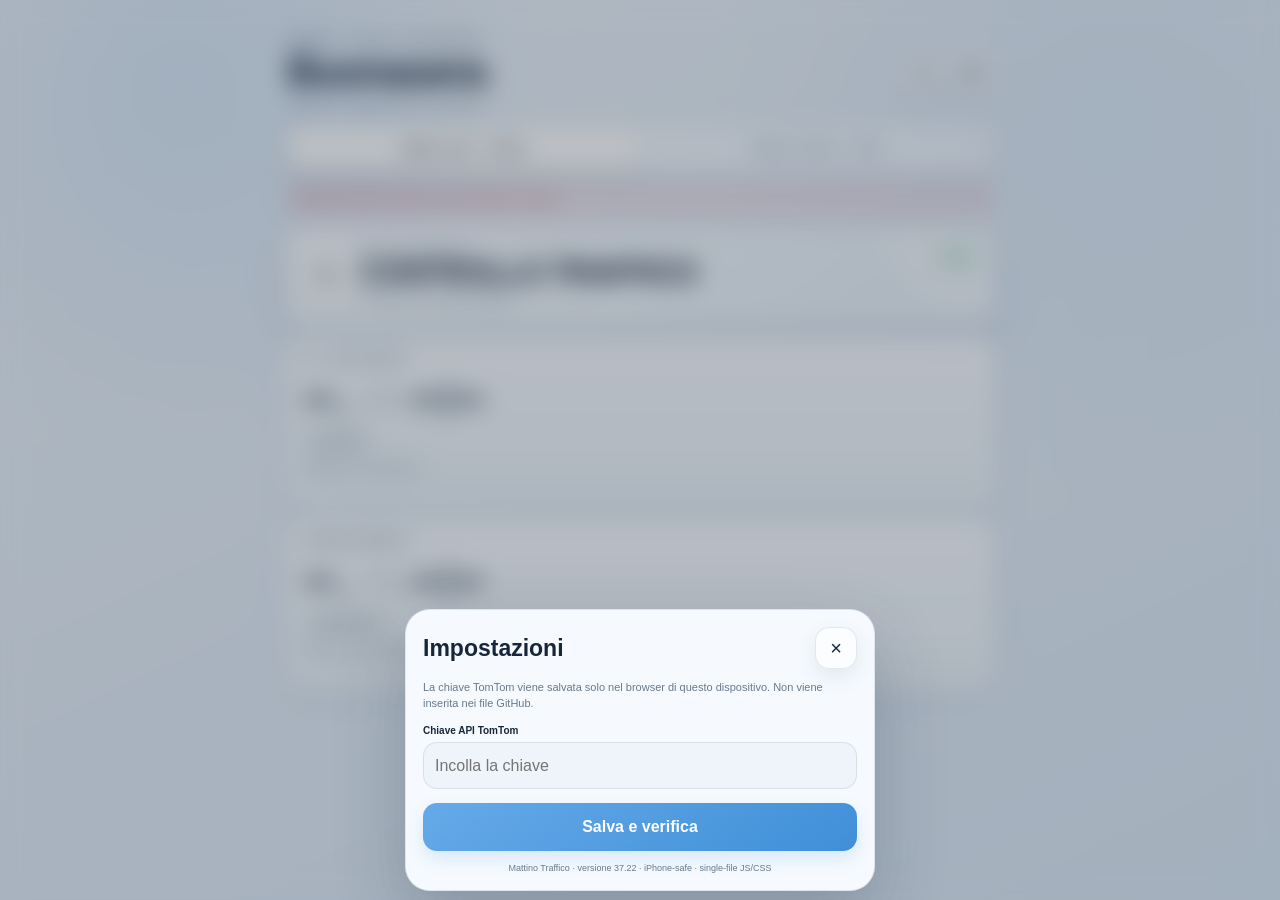
<file: index.html>
<!doctype html>
<html lang="it">
<head>
<meta charset="utf-8">
<meta http-equiv="Cache-Control" content="no-cache, no-store, must-revalidate">
<meta http-equiv="Pragma" content="no-cache">
<meta http-equiv="Expires" content="0">
<meta name="viewport" content="width=device-width,initial-scale=1,viewport-fit=cover">
<meta name="theme-color" content="#f4f6f9" media="(prefers-color-scheme: light)">
<meta name="theme-color" content="#0c0f14" media="(prefers-color-scheme: dark)">
<meta name="color-scheme" content="light dark">
<meta name="apple-mobile-web-app-capable" content="yes">
<meta name="apple-mobile-web-app-status-bar-style" content="black-translucent">
<meta name="apple-mobile-web-app-title" content="Traffico">
<meta name="format-detection" content="telephone=no">
<link rel="manifest" href="./manifest.webmanifest">
<link rel="apple-touch-icon" href="./icon-180.png">
<link rel="icon" href="./icon-192.png" type="image/png">
<title>Traffico</title>
<meta name="dashboard-build" content="3">
<style>
:root{
  --bg:#f3f5f8;--panel:rgba(255,255,255,.78);--panelSolid:#fff;--ink:#0d1424;--muted:#707a8d;
  --line:rgba(110,124,150,.20);--green:#22bb67;--green2:#079454;--red:#f15047;--red2:#c93232;
  --orange:#ff912f;--blue:#197cff;--shadow:0 16px 45px rgba(30,45,72,.10);
}
@media(prefers-color-scheme:dark){
  :root{--bg:#0c0f14;--panel:rgba(25,29,38,.78);--panelSolid:#171b23;--ink:#f4f7fb;--muted:#9aa5b8;
    --line:rgba(255,255,255,.11);--shadow:0 20px 55px rgba(0,0,0,.30)}
}
*{box-sizing:border-box}
html,body{margin:0;min-height:100%;background:
  radial-gradient(circle at 80% -5%,rgba(255,198,88,.17),transparent 28%),
  radial-gradient(circle at 5% 15%,rgba(59,126,255,.10),transparent 30%),var(--bg);
  color:var(--ink);font-family:-apple-system,BlinkMacSystemFont,"SF Pro Display","Segoe UI",sans-serif;
  -webkit-font-smoothing:antialiased}
body{min-height:100dvh;overflow-x:hidden}
button,input,a{font:inherit}
button,a{-webkit-tap-highlight-color:transparent}
.app{width:min(100%,560px);margin:0 auto;min-height:100dvh;padding:
  max(14px,env(safe-area-inset-top)) max(13px,env(safe-area-inset-right))
  max(18px,env(safe-area-inset-bottom)) max(13px,env(safe-area-inset-left))}
.header{display:flex;align-items:flex-start;justify-content:space-between;gap:12px;padding:4px 4px 12px}
.eyebrow{font-size:13px;color:var(--muted);font-weight:650}
h1{font-size:40px;line-height:.96;letter-spacing:-.055em;margin:5px 0 8px;font-weight:820}
.meta{font-size:12px;color:var(--muted)}
.actions{display:flex;gap:8px}
.circle{width:45px;height:45px;border-radius:50%;border:1px solid var(--line);background:var(--panel);
  color:var(--ink);display:grid;place-items:center;backdrop-filter:blur(20px);-webkit-backdrop-filter:blur(20px);
  box-shadow:inset 0 1px 0 rgba(255,255,255,.35);cursor:pointer;font-size:20px}
.circle:active{transform:scale(.97)}
.directionSwitch{
 display:grid;grid-template-columns:1fr 1fr;gap:4px;margin:0 4px 10px;padding:4px;
 border-radius:16px;background:var(--panel);border:1px solid var(--line);
 backdrop-filter:blur(20px);-webkit-backdrop-filter:blur(20px);box-shadow:var(--shadow)
}
.directionBtn{
 min-height:38px;border:0;border-radius:12px;background:transparent;color:var(--muted);
 font-size:12px;font-weight:850;cursor:pointer
}
.directionBtn.active{
 background:var(--panelSolid);color:var(--ink);box-shadow:0 5px 14px rgba(30,45,72,.08),inset 0 1px 0 rgba(255,255,255,.45)
}
@media(prefers-color-scheme:dark){
 .directionBtn.active{background:rgba(255,255,255,.10);color:var(--ink);box-shadow:inset 0 1px 0 rgba(255,255,255,.08)}
}

.weather{display:grid;grid-template-columns:1fr 1fr;gap:8px;margin-bottom:10px}
.weatherCard{background:var(--panel);border:1px solid var(--line);border-radius:18px;padding:10px 12px;
  display:flex;align-items:center;justify-content:space-between;backdrop-filter:blur(20px);-webkit-backdrop-filter:blur(20px);box-shadow:var(--shadow)}
.weatherName{font-size:10px;font-weight:800;letter-spacing:.07em;color:var(--muted)}
.weatherValue{font-size:25px;font-weight:820;margin-top:2px;letter-spacing:-.04em}
.weatherIcon{font-size:27px}

.decision{border-radius:28px;padding:18px;color:#fff;position:relative;overflow:hidden;margin-bottom:10px;box-shadow:0 20px 48px rgba(28,130,82,.20)}
.decision.a1{background:linear-gradient(145deg,var(--green),var(--green2))}
.decision.noa1{background:linear-gradient(145deg,var(--red),var(--red2));box-shadow:0 20px 48px rgba(196,49,46,.22)}
.decision.tie{background:linear-gradient(145deg,#687386,#4f596a);box-shadow:0 20px 48px rgba(60,70,88,.18)}
.decision.loading{background:linear-gradient(145deg,#748093,#5c6676)}
.decision:after{content:"";position:absolute;width:230px;height:230px;border-radius:50%;right:-90px;top:-130px;background:rgba(255,255,255,.09)}
.decisionTop{display:flex;align-items:center;gap:12px;position:relative;z-index:1}
.decisionIcon{width:52px;height:52px;border-radius:17px;background:rgba(255,255,255,.16);display:grid;place-items:center;font-size:27px}
.decisionKicker{font-size:9px;font-weight:800;letter-spacing:.12em;text-transform:uppercase;opacity:.82}
.decisionTitle{font-size:31px;font-weight:900;line-height:1;letter-spacing:-.05em;margin-top:2px}
.decisionSub{font-size:13px;margin-top:6px;opacity:.95}
.live{margin-left:auto;align-self:flex-start;border-radius:999px;padding:6px 8px;background:rgba(255,255,255,.15);font-size:9px;font-weight:800}

.routes{display:grid;grid-template-columns:1fr;gap:10px}
.route{background:var(--panel);border:1px solid var(--line);border-radius:24px;padding:15px;box-shadow:var(--shadow);
  backdrop-filter:blur(22px);-webkit-backdrop-filter:blur(22px);min-height:178px}
.route.recommended{outline:2px solid rgba(34,187,103,.68);outline-offset:-2px}
.routeName{font-size:11px;font-weight:850;letter-spacing:.08em;text-transform:uppercase;color:var(--muted)}
.routeTime{font-size:52px;font-weight:900;letter-spacing:-.065em;line-height:.95;margin-top:10px}
.routeUnit{font-size:12px;font-weight:750;color:var(--muted);margin-left:3px}
.routeMain{display:flex;align-items:baseline;gap:16px;flex-wrap:nowrap;margin-top:10px}
.routeMetric{padding:0;min-width:0}
.routeMetric+.routeMetric{border-left:0}
.routeMetricLabel{display:none}
.routeEta{font-size:52px!important;font-weight:900;color:var(--ink);line-height:.95;letter-spacing:-.065em;white-space:nowrap}
.routeEta span{display:inline;font-size:11px;font-weight:850;letter-spacing:.09em;color:var(--muted);margin-right:7px;text-transform:uppercase;vertical-align:middle}
.routeStatus{display:inline-flex;align-items:center;gap:6px;margin-top:10px;font-size:12px;font-weight:900;border-radius:999px;padding:8px 11px;letter-spacing:.02em}
.ok{background:rgba(34,187,103,.12);color:#13884c}.warn{background:rgba(255,145,47,.14);color:#c56c18}.bad{background:rgba(241,80,71,.13);color:#c83b37}.neutral{background:rgba(110,124,150,.12);color:var(--muted)}
.routeStatus.ok{background:linear-gradient(135deg,#23bd69,#089455);color:#fff;box-shadow:0 8px 18px rgba(8,148,85,.20)}
.routeStatus.warn{background:linear-gradient(135deg,#ffa13a,#e67a16);color:#fff;box-shadow:0 8px 18px rgba(230,122,22,.20)}
.routeStatus.bad{background:linear-gradient(135deg,#f05249,#c92f2f);color:#fff;box-shadow:0 8px 20px rgba(201,47,47,.25)}
.routeDetail{font-size:11px;color:var(--muted);line-height:1.35;margin-top:9px;min-height:30px}
.diff{font-size:12px;font-weight:800;margin-top:7px}

.trafficBar{height:7px;border-radius:999px;background:rgba(120,130,150,.13);overflow:hidden;margin-top:10px}
.trafficFill{height:100%;width:0;border-radius:inherit;transition:width .35s ease;background:var(--green)}
.trafficFill.warn{background:var(--orange)}.trafficFill.bad{background:var(--red)}

.waze{display:flex;align-items:center;justify-content:center;text-decoration:none;min-height:54px;margin-top:10px;border-radius:19px;background:#0a76f6;color:#fff;font-weight:820;font-size:15px;box-shadow:0 15px 34px rgba(10,118,246,.20)}
.note{font-size:10px;color:var(--muted);text-align:center;margin:8px 12px 0;line-height:1.35}
.error{display:none;margin:0 0 10px;border:1px solid rgba(241,80,71,.24);background:rgba(241,80,71,.10);color:#bd3935;border-radius:15px;padding:9px 11px;font-size:11px;line-height:1.35}
.error.show{display:block}

.modal{display:none;position:fixed;inset:0;z-index:1000;background:rgba(7,11,19,.38);backdrop-filter:blur(8px);-webkit-backdrop-filter:blur(8px);align-items:flex-end;justify-content:center;padding:9px}
.modal.open{display:flex}
.sheet{width:min(100%,470px);background:var(--panelSolid);border:1px solid var(--line);border-radius:27px;padding:17px;box-shadow:0 35px 90px rgba(0,0,0,.28);padding-bottom:max(17px,env(safe-area-inset-bottom))}
.sheetHead{display:flex;align-items:center;justify-content:space-between}
.sheetTitle{font-size:23px;font-weight:850}
.sheet p{font-size:11px;color:var(--muted);line-height:1.45}
label{display:block;font-size:10px;font-weight:820;margin:13px 0 6px}
input{width:100%;height:47px;border-radius:14px;border:1px solid var(--line);background:var(--bg);color:var(--ink);padding:0 11px;font-size:16px}
.save{width:100%;height:48px;border:0;border-radius:14px;background:var(--ink);color:var(--panelSolid);font-weight:820;margin-top:14px}
.sheetMsg{font-size:10px;color:var(--muted);margin-top:8px}.version{text-align:center;color:var(--muted);font-size:9px;margin-top:12px}

@media(max-height:720px){
 .app{padding-top:max(7px,env(safe-area-inset-top))}.header{padding-bottom:8px}h1{font-size:33px;margin:3px 0 5px}
 .weather{margin-bottom:7px}.weatherCard{padding:7px 10px}.weatherValue{font-size:21px}.weatherIcon{font-size:22px}
 .decision{padding:13px;border-radius:22px;margin-bottom:7px}.decisionIcon{width:43px;height:43px;border-radius:13px;font-size:22px}
 .decisionTitle{font-size:25px}.decisionSub{font-size:11px;margin-top:4px}
 .routes{gap:8px}.route{padding:12px;border-radius:20px;min-height:154px}.routeTime{font-size:43px;margin-top:0}.routeEta{font-size:43px!important}.routeMetric{padding:0}
 .routeStatus{margin-top:7px;padding:6px 8px;font-size:10px}.routeDetail{font-size:10px;margin-top:6px}.trafficBar{margin-top:7px}
 .waze{min-height:47px;margin-top:7px}.note{margin-top:5px}
}
@media(min-width:760px){
 .app{width:min(100%,720px);padding:24px}.routes{grid-template-columns:1fr;gap:14px}.route{min-height:190px;padding:20px}.routeTime{font-size:64px}.routeEta{font-size:64px!important}.decisionTitle{font-size:38px}
}
</style>
<link rel="stylesheet" href="./ios27.css?v=4">
</head>
<body>
<main class="app">
  <header class="header">
    <div>
      <div id="routeEyebrow" class="eyebrow">Reggello → Firenze · Via Panciatichi</div>
      <h1 id="greeting">Buongiorno</h1>
      <div id="meta" class="meta">Traffico live · aggiornamento automatico</div>
    </div>
    <div class="actions">
      <button id="refreshBtn" class="circle" type="button" aria-label="Aggiorna">↻</button>
      <button id="settingsBtn" class="circle" type="button" aria-label="Impostazioni">⚙︎</button>
    </div>
  </header>

  

  <div class="directionSwitch" role="tablist" aria-label="Direzione traffico">
    <button id="dirOut" class="directionBtn active" type="button" role="tab" aria-selected="true">Andata · Casa → Firenze</button>
    <button id="dirBack" class="directionBtn" type="button" role="tab" aria-selected="false">Ritorno · Firenze → Casa</button>
  </div>

  <div id="errorBox" class="error"></div>

  <section id="decision" class="decision loading" aria-live="polite">
    <div class="decisionTop">
      <div id="decisionIcon" class="decisionIcon">↻</div>
      <div>
        <div class="decisionKicker">SCELTA CONSIGLIATA</div>
        <div id="decisionTitle" class="decisionTitle">CONTROLLO TRAFFICO</div>
        <div id="decisionSub" class="decisionSub">Confronto A1 e strada normale…</div>
      </div>
      <div id="decisionLive" class="live">LIVE</div>
    </div>
  </section>

  <section class="routes">
    <article id="a1Card" class="route">
      <div class="routeName">A1 · AUTOSTRADA</div>
      <div class="routeMain"><div><span id="a1Time" class="routeTime">--</span><span class="routeUnit">min</span></div><div id="a1Eta" class="routeEta"><span>ARRIVO</span>--:--</div></div>
      <div id="a1Status" class="routeStatus neutral">IN ATTESA</div>
      <div id="a1Detail" class="routeDetail">Traffico A1 in caricamento…</div>
      <div class="trafficBar"><div id="a1Bar" class="trafficFill"></div></div>
      <div id="a1Diff" class="diff"></div>
    </article>

    <article id="normalCard" class="route">
      <div class="routeName">STRADA NORMALE</div>
      <div class="routeMain"><div><span id="normalTime" class="routeTime">--</span><span class="routeUnit">min</span></div><div id="normalEta" class="routeEta"><span>ARRIVO</span>--:--</div></div>
      <div id="normalStatus" class="routeStatus neutral">ALTERNATIVA</div>
      <div id="normalDetail" class="routeDetail">Percorso senza autostrada</div>
      <div class="trafficBar"><div id="normalBar" class="trafficFill"></div></div>
      <div id="normalDiff" class="diff"></div>
    </article>
  </section>
</main>

<div id="settingsDialog" class="modal" aria-hidden="true">
  <form id="settingsForm" class="sheet">
    <div class="sheetHead">
      <div class="sheetTitle">Impostazioni</div>
      <button id="closeBtn" class="circle" type="button" style="width:38px;height:38px">×</button>
    </div>
    <p>La chiave TomTom viene salvata solo nel browser di questo dispositivo. Non viene inserita nei file GitHub.</p>
    <label for="tomtomKey">Chiave API TomTom</label>
    <input id="tomtomKey" type="password" autocomplete="off" autocapitalize="off" spellcheck="false" placeholder="Incolla la chiave">
    <button class="save" type="submit">Salva e verifica</button>
    <div id="sheetMsg" class="sheetMsg"></div>
    <div class="version">Mattino Traffico · versione 37.22 · iPhone-safe · single-file JS/CSS</div>
  </form>
</div>

<script>
(()=>{
"use strict";
const BUILD="37.22";
const $=s=>document.querySelector(s);
const HOME_ADDR="Via J. F. Kennedy 9, Reggello, Firenze, Italia";
const WORK_ADDR="Via Panciatichi 17, Firenze, Italia";
const NORMAL_VIAS=[
 {lat:43.77477,lon:11.43109}, // Pontassieve
 {lat:43.79028,lon:11.39310}, // Sieci
 {lat:43.78437,lon:11.36114}, // Compiobbi
 {lat:43.76646,lon:11.31282}  // Rovezzano
];
const INCISA={lat:43.66393,lon:11.45768};
const A1_CHIANTI={lat:43.73004,lon:11.33241};
const FIRENZE_SUD={lat:43.74225,lon:11.28054};

const KEY_STORE="morning.tomtomApiKey.v30";
const POS_STORE="morning.positions.v36";
const DATA_STORE="morning.lastTraffic.v38";
const BACK_DATA_STORE="morning.lastTrafficReturn.v2";
const REFRESH_MS=5*60*1000;
let currentDirection="out";

const ui={
 greeting:$("#greeting"),eyebrow:$("#routeEyebrow"),meta:$("#meta"),refresh:$("#refreshBtn"),settings:$("#settingsBtn"),error:$("#errorBox"),
 dirOut:$("#dirOut"),dirBack:$("#dirBack"),
 decision:$("#decision"),decisionIcon:$("#decisionIcon"),decisionTitle:$("#decisionTitle"),decisionSub:$("#decisionSub"),decisionLive:$("#decisionLive"),
 a1Card:$("#a1Card"),normalCard:$("#normalCard"),a1Time:$("#a1Time"),normalTime:$("#normalTime"),a1Eta:$("#a1Eta"),normalEta:$("#normalEta"),
 a1Status:$("#a1Status"),normalStatus:$("#normalStatus"),a1Detail:$("#a1Detail"),normalDetail:$("#normalDetail"),
 a1Bar:$("#a1Bar"),normalBar:$("#normalBar"),a1Diff:$("#a1Diff"),normalDiff:$("#normalDiff"),
 dialog:$("#settingsDialog"),form:$("#settingsForm"),close:$("#closeBtn"),key:$("#tomtomKey"),sheetMsg:$("#sheetMsg")
};

let busy=false,timer=null;

function safeGet(k){try{return window.localStorage ? localStorage.getItem(k) : ""}catch(e){return ""}}
function safeSet(k,v){try{if(window.localStorage)localStorage.setItem(k,v);return true}catch(e){return false}}
function safeRemove(k){try{if(window.localStorage)localStorage.removeItem(k)}catch(e){}}

window.addEventListener("error",function(e){
  try{
    var msg=String((e&&e.message)||"");
    if(!msg || msg==="Script error." || msg==="Script error") return;
    showError("Errore iPhone v"+BUILD+": "+msg);
  }catch(_){}
});
window.addEventListener("unhandledrejection",function(e){
  try{
    var msg=(e.reason && e.reason.message)?e.reason.message:String(e.reason||"errore");
    showError("Errore iPhone v"+BUILD+": "+msg);
  }catch(_){}
});

function clock(d=new Date()){
 return new Intl.DateTimeFormat("it-IT",{hour:"2-digit",minute:"2-digit",hourCycle:"h23"}).format(d);
}
function etaClock(minutes,baseTs=Date.now()){
 const base=Number(baseTs)||Date.now();
 return clock(new Date(base+Math.max(0,Number(minutes)||0)*60000));
}
function greeting(){
 const h=Number(new Intl.DateTimeFormat("en",{hour:"2-digit",hourCycle:"h23",timeZone:"Europe/Rome"}).format(new Date()));
 ui.greeting.textContent=h<12?"Buongiorno":h<18?"Buon pomeriggio":"Buonasera";
}
function showError(msg=""){ui.error.textContent=msg;ui.error.classList.toggle("show",!!msg)}
function setStatus(el,text,kind){el.textContent=text;el.className="routeStatus "+kind}
function setBar(el,pct,kind){el.style.width=Math.max(3,Math.min(100,pct))+"%";el.className="trafficFill "+(kind||"")}

function activeStore(direction=currentDirection){return direction==="back"?BACK_DATA_STORE:DATA_STORE}
function directionInfo(direction=currentDirection){
 return direction==="back"
  ? {startKey:"work",endKey:"home",fallback:FIRENZE_SUD,label:"Firenze → Reggello",closure:"Firenze Sud → Incisa Reggello"}
  : {startKey:"home",endKey:"work",fallback:INCISA,label:"Reggello → Firenze · Via Panciatichi",closure:"Incisa Reggello → Firenze Sud"};
}
function setDirection(direction,refreshNow=true){
 currentDirection=direction==="back"?"back":"out";
 const out=currentDirection==="out";
 ui.dirOut.classList.toggle("active",out);
 ui.dirBack.classList.toggle("active",!out);
 ui.dirOut.setAttribute("aria-selected",out?"true":"false");
 ui.dirBack.setAttribute("aria-selected",out?"false":"true");
 ui.eyebrow.textContent=directionInfo().label;
 if(!loadLast()){
  ui.decision.className="decision loading";
  ui.decisionIcon.textContent="↻";
  ui.decisionTitle.textContent="CONTROLLO TRAFFICO";
  ui.decisionSub.textContent="Confronto A1 e strada normale…";
  ui.a1Time.textContent="--";ui.normalTime.textContent="--";
  ui.a1Eta.innerHTML="<span>ARRIVO</span>--:--";
  ui.normalEta.innerHTML="<span>ARRIVO</span>--:--";
 }
 if(refreshNow)refreshAll();
}

function migrateKey(){
 let key=safeGet(KEY_STORE)||safeGet("commute.tomtomApiKey.v1")||"";
 if(!key){
  for(const old of ["morningCfgV25","morningMilanoV23","morningMilanoV22","morningMilanoV21","morningMilanoV20"]){
   try{const o=JSON.parse(safeGet(old)||"{}");if(o.tomtom){key=o.tomtom;break}}catch(e){}
  }
 }
 if(key)safeSet(KEY_STORE,key);
 return key;
}
function getKey(){return safeGet(KEY_STORE)||migrateKey()||""}

async function geocode(address){
 const key=getKey();
 const u="https://api.tomtom.com/search/2/geocode/"+encodeURIComponent(address)+".json?key="+encodeURIComponent(key)+"&limit=1&countrySet=IT&language=it-IT";
 var r;
 try{r=await fetch(u,{cache:"no-store",mode:"cors"});}
 catch(e){throw new Error("Safari non riesce a collegarsi a TomTom (rete/CORS)");}
 if(!r.ok)throw new Error("TomTom geocoding HTTP "+r.status);
 const j=await r.json();
 if(!j.results || !j.results.length)throw new Error("Indirizzo non trovato");
 return j.results[0].position;
}
async function positions(){
 try{
  const p=JSON.parse(safeGet(POS_STORE)||"null");
  if(p && p.home && p.home.lat && p.work && p.work.lat)return p;
 }catch(e){}
 const [home,work]=await Promise.all([geocode(HOME_ADDR),geocode(WORK_ADDR)]);
 const p={home,work};safeSet(POS_STORE,JSON.stringify(p));return p;
}
async function routes(points,{avoidMotorways=false,maxAlternatives=0}={}){
 const key=getKey();
 const locs=points.map(p=>`${p.lat},${p.lon}`).join(":");
 const q=new URLSearchParams({
  key,traffic:"true",travelMode:"car",routeType:"fastest",
  computeTravelTimeFor:"all",routeRepresentation:"polyline",departAt:"now"
 });
 q.append("sectionType","motorway");
 q.append("sectionType","traffic");
 if(avoidMotorways)q.set("avoid","motorways");
 if(maxAlternatives)q.set("maxAlternatives",String(maxAlternatives));
 const url=`https://api.tomtom.com/routing/1/calculateRoute/${locs}/json?${q}`;
 let lastError=null;
 for(let attempt=0;attempt<3;attempt++){
  if(attempt)await new Promise(resolve=>setTimeout(resolve,attempt===1?700:1600));
  let r;
  try{r=await fetch(url,{cache:"no-store",mode:"cors"});}
  catch(e){lastError=new Error("Safari non riesce a collegarsi a TomTom (rete/CORS)");continue;}
  if(r.ok){
   const j=await r.json(),found=Array.isArray(j.routes)?j.routes.filter(x=>x&&x.summary):[];
   if(!found.length)throw new Error("TomTom non ha restituito un percorso");
   return found;
  }
  let m="";
  try{const j=await r.json();m=(j&&j.detailedError&&j.detailedError.message)||(j&&j.error&&j.error.description)||""}catch(e){}
  lastError=new Error(`TomTom Routing ${r.status}${m?": "+m:""}`);
  if(r.status!==429&&r.status<500)throw lastError;
 }
 throw lastError||new Error("TomTom temporaneamente non disponibile");
}
async function route(points,opt={}){
 const found=await routes(points,opt);
 return found[0];
}
function mins(sec){return Math.max(1,Math.round(Number(sec||0)/60))}
function formatDuration(total){
 total=Math.max(0,Math.round(Number(total)||0));
 if(total<60)return {value:String(total),unit:"min",long:total+" min"};
 const h=Math.floor(total/60),m=total%60;
 return {value:h+" ora"+(h!==1?"e":"")+(m?" "+String(m).padStart(2,"0"):""),unit:m?"min":"",long:h+" ora"+(h!==1?"e":"")+(m?" e "+m+" minuti":"")};
}
function parseRoute(route){
 const s=route.summary;
 const current=mins(s.travelTimeInSeconds);
 const delayReal=Math.max(0,Math.round(Number(s.trafficDelayInSeconds||0)/60));
 const noTraffic=s.noTrafficTravelTimeInSeconds?mins(s.noTrafficTravelTimeInSeconds):Math.max(1,current-delayReal);
 const ratio=current/Math.max(1,noTraffic);
 const sections=Array.isArray(route.sections)?route.sections:[];
 const motorway=sections.some(x=>String(x.sectionType||"").toLowerCase()==="motorway");
 const trafficSections=sections.filter(x=>String(x.sectionType||"").toLowerCase()==="traffic");
 const closed=trafficSections.some(x=>String(x.simpleCategory||"").toUpperCase()==="ROAD_CLOSURE");
 return {current,delay:delayReal,noTraffic,ratio,motorway,closed};
}
function incidentBBox(){
 const pts=[INCISA,A1_CHIANTI,FIRENZE_SUD];
 const pad=.025;
 const lats=pts.map(p=>p.lat),lons=pts.map(p=>p.lon);
 return [
  Math.min(...lons)-pad,
  Math.min(...lats)-pad,
  Math.max(...lons)+pad,
  Math.max(...lats)+pad
 ].map(x=>Number(x.toFixed(6))).join(",");
}
async function fetchA1Incidents(){
 const key=getKey();
 if(!key)return [];
 const fields="{incidents{type,geometry{type,coordinates},properties{id,iconCategory,magnitudeOfDelay,events{description,code,iconCategory},startTime,endTime,from,to,length,delay,roadNumbers,timeValidity,lastReportTime}}}";
 const q=new URLSearchParams({
  key,
  bbox:incidentBBox(),
  fields,
  language:"it-IT",
  timeValidityFilter:"present",
  categoryFilter:"1,3,7,8,9,14"
 });
 const url="https://api.tomtom.com/traffic/services/5/incidentDetails?"+q;
 try{
  const r=await fetch(url,{cache:"no-store",mode:"cors"});
  if(!r.ok)return [];
  const j=await r.json();
  return Array.isArray(j.incidents)?j.incidents:[];
 }catch(e){
  return [];
 }
}
function incidentCategoryName(n){
 return ({1:"INCIDENTE",3:"PERICOLO",7:"CORSIA CHIUSA",8:"CHIUSURA",9:"LAVORI",14:"VEICOLO IN AVARIA"})[Number(n)]||"";
}
function relevantA1Incident(incidents){
 const all=(Array.isArray(incidents)?incidents:[]).map(i=>{
  const p=i&&i.properties?i.properties:{};
  const roads=Array.isArray(p.roadNumbers)?p.roadNumbers.map(x=>String(x).toUpperCase().replace(/\s/g,"")):[];
  const ev=Array.isArray(p.events)?p.events:[];
  const cats=[p.iconCategory,...ev.map(x=>x&&x.iconCategory)].map(Number).filter(Number.isFinite);
  const descriptions=ev.map(x=>String((x&&x.description)||"").trim()).filter(Boolean);
  return {raw:i,properties:p,roads,cats,descriptions};
 }).filter(x=>x.roads.some(r=>r==="A1"||r.includes("A1")));
 if(!all.length)return null;
 const priority=x=>{
  if(x.cats.includes(9))return 60;
  if(x.cats.includes(1))return 50;
  if(x.cats.includes(8))return 45;
  if(x.cats.includes(7))return 35;
  if(x.cats.includes(14))return 25;
  if(x.cats.includes(3))return 15;
  return 0;
 };
 all.sort((a,b)=>priority(b)-priority(a));
 const x=all[0],cat=x.cats.find(v=>[9,1,8,7,14,3].includes(v));
 return {
  category:Number(cat)||Number(x.properties.iconCategory)||0,
  label:incidentCategoryName(cat||x.properties.iconCategory),
  description:x.descriptions[0]||"",
  from:String(x.properties.from||""),
  to:String(x.properties.to||""),
  lastReportTime:String(x.properties.lastReportTime||"")
 };
}
function closureState(data){
 const closed=!!(data&&data.a1&&data.a1.closed);
 const incident=data&&data.a1Incident?data.a1Incident:null;
 let text="CHIUSA",reason="";
 if(closed&&incident){
  if(incident.category===9){text="CHIUSA PER LAVORI";reason="Lavori segnalati da TomTom";}
  else if(incident.category===1){text="CHIUSA PER INCIDENTE";reason="Incidente segnalato da TomTom";}
  else if(incident.category===14){text="CHIUSA · VEICOLO IN AVARIA";reason="Veicolo in avaria segnalato da TomTom";}
  else if(incident.category===7){text="CHIUSA · CORSIA CHIUSA";reason="Chiusura di corsia segnalata da TomTom";}
  else {reason=incident.label?incident.label.charAt(0)+incident.label.slice(1).toLowerCase()+" segnalata da TomTom":"";}
 }
 const detail=closed
  ?"⛔ "+(reason||"Chiusura segnalata da TomTom sul percorso A1")+(incident&&incident.description?" · "+incident.description:"")
  :"";
 return {closed,text,detail,incident};
}
function stabilizeTraffic(kind,x,previousData){
 let effectiveDelay=Math.max(0,Number(x.delay)||0);
 let base=Math.max(1,Number(x.noTraffic)||Math.max(1,x.current-effectiveDelay));

 // Non trascinare vecchi rallentamenti sui tempi normali: sotto 55 minuti
 // vale sempre il dato TomTom corrente. Evita 51 min "rallentata" su un device
 // e 51 min "scorrevole" su un altro per colpa dello storico locale.
 if(kind==="a1"){
  if(x.current>=65 && effectiveDelay<15) effectiveDelay=15;
  else if(x.current>=55 && effectiveDelay<7) effectiveDelay=7;
 }

 if(effectiveDelay>x.delay || base<x.noTraffic){
  const coherentBase=Math.max(1,Math.min(base,x.current-effectiveDelay));
  return {...x,delay:effectiveDelay,noTraffic:coherentBase,ratio:x.current/coherentBase,stabilized:true};
 }
 return x;
}
function a1Level(x,closure){
 if(closure.closed)return {text:closure.text||"CHIUSA",kind:"bad",icon:"⛔",closed:true};
 if(!x.motorway)return {text:"NON PERCORRIBILE",kind:"bad",icon:"⛔",closed:true};
 // Criterio unico e leggibile per questa tratta, identico in entrambe le direzioni.
 // 51 min deve avere lo stesso stato sia in andata sia in ritorno.
 if(x.current>=75)return {text:"MOLTO RALLENTATA",kind:"bad",icon:"🔴"};
 if(x.current>=65)return {text:"CODA PESANTE",kind:"bad",icon:"🔴"};
 if(x.current>=55)return {text:"RALLENTATA",kind:"warn",icon:"🟠"};
 return {text:"SCORREVOLE",kind:"ok",icon:"🟢"};
}
function normalLevel(x){
 if(x.delay>=20||x.ratio>=1.45)return {text:"RALLENTATA",kind:"bad"};
 if(x.delay>=8||x.ratio>=1.22)return {text:"TRAFFICO",kind:"warn"};
 return {text:"SCORREVOLE",kind:"ok"};
}
function choice(a1,norm,closure){
 const blocked=closure.closed||!a1.motorway||a1.delay>=30||a1.ratio>=1.65;
 if(blocked)return "NOA1";
 const d=a1.current-norm.current;
 if(d<=-2)return "A1";
 if(d>=2)return "NOA1";
 return "TIE";
}
function trafficView(data){
 const a1=data.a1,norm=data.norm,closure=closureState(data);
 const al=a1Level(a1,closure),nl=normalLevel(norm),c=choice(a1,norm,closure);
 return {
  schema:1,
  choice:c,
  diff:Math.abs(a1.current-norm.current),
  a1Status:{text:al.icon+" "+al.text,kind:al.kind,closed:!!al.closed},
  normalStatus:{text:nl.text,kind:nl.kind}
 };
}
function renderTraffic(data,state="live"){
 const {a1,norm}=data, closure=closureState(data), view=data.view||trafficView(data), c=view.choice;
 const diff=Number(view.diff)||Math.abs(a1.current-norm.current);
 const al=view.a1Status||trafficView(data).a1Status;
 const nl=view.normalStatus||trafficView(data).normalStatus;

 const a1Fmt=formatDuration(a1.current), normFmt=formatDuration(norm.current);
 ui.a1Time.textContent=a1Fmt.value; ui.normalTime.textContent=normFmt.value;
 const a1Unit=ui.a1Time.nextElementSibling, normUnit=ui.normalTime.nextElementSibling;
 if(a1Unit)a1Unit.textContent=a1Fmt.unit;
 if(normUnit)normUnit.textContent=normFmt.unit;
 const baseTs=Number(data.ts)||Date.now();
 ui.a1Eta.innerHTML="<span>ARRIVO</span>"+etaClock(a1.current,baseTs);
 ui.normalEta.innerHTML="<span>ARRIVO</span>"+etaClock(norm.current,baseTs);
 setStatus(ui.a1Status,al.text,al.kind);
 setStatus(ui.normalStatus,nl.text,nl.kind);
 ui.a1Detail.textContent=closure.closed?closure.detail:(!a1.motorway?"⛔ A1 non percorribile: TomTom devia fuori autostrada":(a1.delay?`+${a1.delay} min per traffico · senza traffico ~${a1.noTraffic} min`:`nessun ritardo significativo · ~${a1.noTraffic} min senza traffico`));
 ui.normalDetail.textContent=(norm.motorway?"⚠ TomTom ha inserito un tratto autostradale · ":"Percorso più veloce senza autostrada · ")+(norm.delay?`+${norm.delay} min per traffico · senza traffico ~${norm.noTraffic} min`:`~${norm.noTraffic} min senza traffico`);
 setBar(ui.a1Bar,Math.min(100,15+a1.delay*2.7),al.kind);
 setBar(ui.normalBar,Math.min(100,15+norm.delay*2.7),nl.kind);
 ui.a1Card.classList.toggle("recommended",c==="A1");
 ui.normalCard.classList.toggle("recommended",c==="NOA1");

 ui.decision.className="decision "+(c==="A1"?"a1":c==="NOA1"?"noa1":"tie");
 ui.decisionLive.textContent=state==="live"?"LIVE":"ULTIMO DATO";
 if(c==="A1"){
   ui.decisionIcon.textContent="🛣️";
   ui.decisionTitle.textContent="A1";
   ui.decisionSub.textContent=`A1 ${formatDuration(a1.current).long} · normale ${formatDuration(norm.current).long} · risparmi ${diff} min`;
   ui.a1Diff.textContent=`${diff} min più veloce`;ui.normalDiff.textContent=`${diff} min più lenta`;
 } else if(c==="NOA1"){
   ui.decisionIcon.textContent=al.closed?"⛔":"↪️";
   ui.decisionTitle.textContent="STRADA NORMALE";
   ui.decisionSub.textContent=al.closed?`Normale ${formatDuration(norm.current).long}`:`Normale ${formatDuration(norm.current).long} · A1 ${formatDuration(a1.current).long}${diff?" · risparmi "+diff+" min":""}`;
   ui.a1Diff.textContent=al.closed?al.text:`${diff} min più lenta`;ui.normalDiff.textContent=al.closed?"Percorso consigliato":`${diff} min più veloce`;
 } else {
   ui.decisionIcon.textContent="≈";
   ui.decisionTitle.textContent="TEMPI SIMILI";
   ui.decisionSub.textContent=`A1 ${formatDuration(a1.current).long} · normale ${formatDuration(norm.current).long}`;
   ui.a1Diff.textContent="Tempi equivalenti";ui.normalDiff.textContent="Tempi equivalenti";
 }
}
function loadLast(direction=currentDirection,renderResult=true){
 const dir=direction==="back"?"back":"out";
 try{
  const d=JSON.parse(safeGet(activeStore(dir))||"null");
  if(d&&d.a1&&d.norm){
   if(!d.view||d.view.schema!==1){
    d.view=trafficView(d);
    safeSet(activeStore(dir),JSON.stringify(d));
   }
   if(renderResult && currentDirection===dir)renderTraffic(d,"stale");
   return true;
  }
 }catch(e){}
 return false;
}
async function refreshTraffic(direction=currentDirection,renderResult=true){
 const dir=direction==="back"?"back":"out";
 if(!getKey()){
  if(!loadLast(dir,renderResult) && renderResult)showError("Inserisci la chiave TomTom da ⚙︎ per attivare il traffico.");
  return false;
 }
 const p=await positions();
 const info=directionInfo(dir);
 const start=p[info.startKey],end=p[info.endKey];

 // Stessa logica stabile 37.11 in entrambe le direzioni:
 // fino a 5 alternative dirette per A1 + percorso diretto con autostrade escluse.
 const [a1Options,normr]=await Promise.all([
   routes([start,end],{maxAlternatives:5}),
   route([start,end],{avoidMotorways:true})
 ]);
 const motorwayOptions=a1Options
   .map(raw=>({raw,parsed:parseRoute(raw)}))
   .filter(x=>x.parsed.motorway)
   .sort((a,b)=>a.parsed.current-b.parsed.current);
 let a1=motorwayOptions.length?motorwayOptions[0].parsed:null;
 if(!a1){
   const fallback=parseRoute(await route([start,info.fallback,end]));
   if(fallback.motorway)a1=fallback;
 }
 let norm=parseRoute(normr);
 if(!a1||!a1.motorway)throw new Error("Percorso A1 non valido: TomTom non sta usando l'autostrada.");
 if(norm.motorway)throw new Error("Percorso normale non valido: TomTom ha inserito un tratto autostradale.");

 // Leggi il dato precedente PRIMA di sovrascriverlo: serve a evitare falsi
 // passaggi a "SCORREVOLE" quando il tempo resta invariato ma TomTom perde il delay.
 let previousData=null;
 try{previousData=JSON.parse(safeGet(activeStore(dir))||"null")}catch(e){}
 a1=stabilizeTraffic("a1",a1,previousData);
 norm=stabilizeTraffic("norm",norm,previousData);

 const incidents=await fetchA1Incidents();
 const a1Incident=relevantA1Incident(incidents);
 const data={a1,norm,a1Incident,ts:Date.now()};
 data.view=trafficView(data);
 safeSet(activeStore(dir),JSON.stringify(data));
 if(renderResult && currentDirection===dir){
  renderTraffic(data,"live");
  ui.meta.textContent="Traffico live · aggiornato "+clock();
 }
 return true;
}

async function refreshAll(){
 if(busy)return false;
 busy=true;ui.refresh.textContent="…";ui.refresh.disabled=true;showError("");
 let ok=false,errorMessage="";
 const displayDirection=currentDirection;
 const otherDirection=displayDirection==="out"?"back":"out";
 try{
   // Aggiorna prima la direzione visibile, poi anche l'altra senza cambiare la schermata.
   // Ogni dispositivo legge TomTom direttamente dalla stessa PWA: nessuna sincronizzazione esterna.
   ok=await refreshTraffic(displayDirection,true);
   try{
    await refreshTraffic(otherDirection,false);
   }catch(otherError){
    console.warn("traffic background sync "+otherDirection,otherError);
   }
 }catch(e){
   errorMessage=e&&e.message?e.message:"Traffico non disponibile";
   const cached=loadLast(displayDirection,true);
   ui.meta.textContent=cached?"Ultimo dato disponibile · nuovo tentativo automatico":"Traffico temporaneamente non disponibile";
   if(!cached){
     const serverError=/TomTom Routing (429|5\d\d)/.test(errorMessage);
     showError(serverError?"TomTom ha restituito un errore temporaneo. Riprovo automaticamente.":errorMessage);
   }
 }finally{
   busy=false;ui.refresh.textContent="↻";ui.refresh.disabled=false;
 }
 return ok;
}
function openSettings(){
 ui.key.value=getKey();ui.sheetMsg.textContent="";
 ui.dialog.classList.add("open");ui.dialog.setAttribute("aria-hidden","false");
 document.body.style.overflow="hidden";
}
function closeSettings(){
 ui.dialog.classList.remove("open");ui.dialog.setAttribute("aria-hidden","true");
 document.body.style.overflow="";
}
ui.settings.addEventListener("click",openSettings);ui.close.addEventListener("click",closeSettings);
ui.dirOut.addEventListener("click",()=>setDirection("out"));
ui.dirBack.addEventListener("click",()=>setDirection("back"));
ui.refresh.addEventListener("click",refreshAll);
ui.form.addEventListener("submit",async e=>{
 e.preventDefault();const k=ui.key.value.trim();
 if(!k){ui.sheetMsg.textContent="Inserisci la chiave TomTom.";return}
 safeSet(KEY_STORE,k);safeRemove(POS_STORE);ui.sheetMsg.textContent="Salvata. Verifico…";
 try{await refreshAll();ui.sheetMsg.textContent="Chiave salvata.";setTimeout(closeSettings,450)}
 catch(e){ui.sheetMsg.textContent=e.message||"Verifica non riuscita"}
});
ui.dialog.addEventListener("click",function(e){if(e.target===ui.dialog)closeSettings();});
document.addEventListener("visibilitychange",()=>{if(document.visibilityState==="visible")refreshAll()});

// Elimina il vecchio cache-first del solo progetto Dashboard: evita che iPhone riapra file obsoleti.
try{
 if("serviceWorker" in navigator){
   navigator.serviceWorker.getRegistrations().then(regs=>regs.forEach(r=>{
     try{if(String(r.scope||"").includes("/Dashboard/"))r.unregister();}catch(e){}
   })).catch(()=>{});
 }
 if("caches" in window){
   caches.keys().then(keys=>Promise.all(keys.filter(k=>k.startsWith("commute-dashboard-")).map(k=>caches.delete(k)))).catch(()=>{});
 }
}catch(e){}

greeting();setDirection("out",false);setInterval(greeting,60000);
(async()=>{
 loadLast();
 await refreshAll();
 if(!getKey())setTimeout(openSettings,350);
})();
timer=setInterval(refreshAll,REFRESH_MS);
})();
</script>
</body>
</html>
</file>
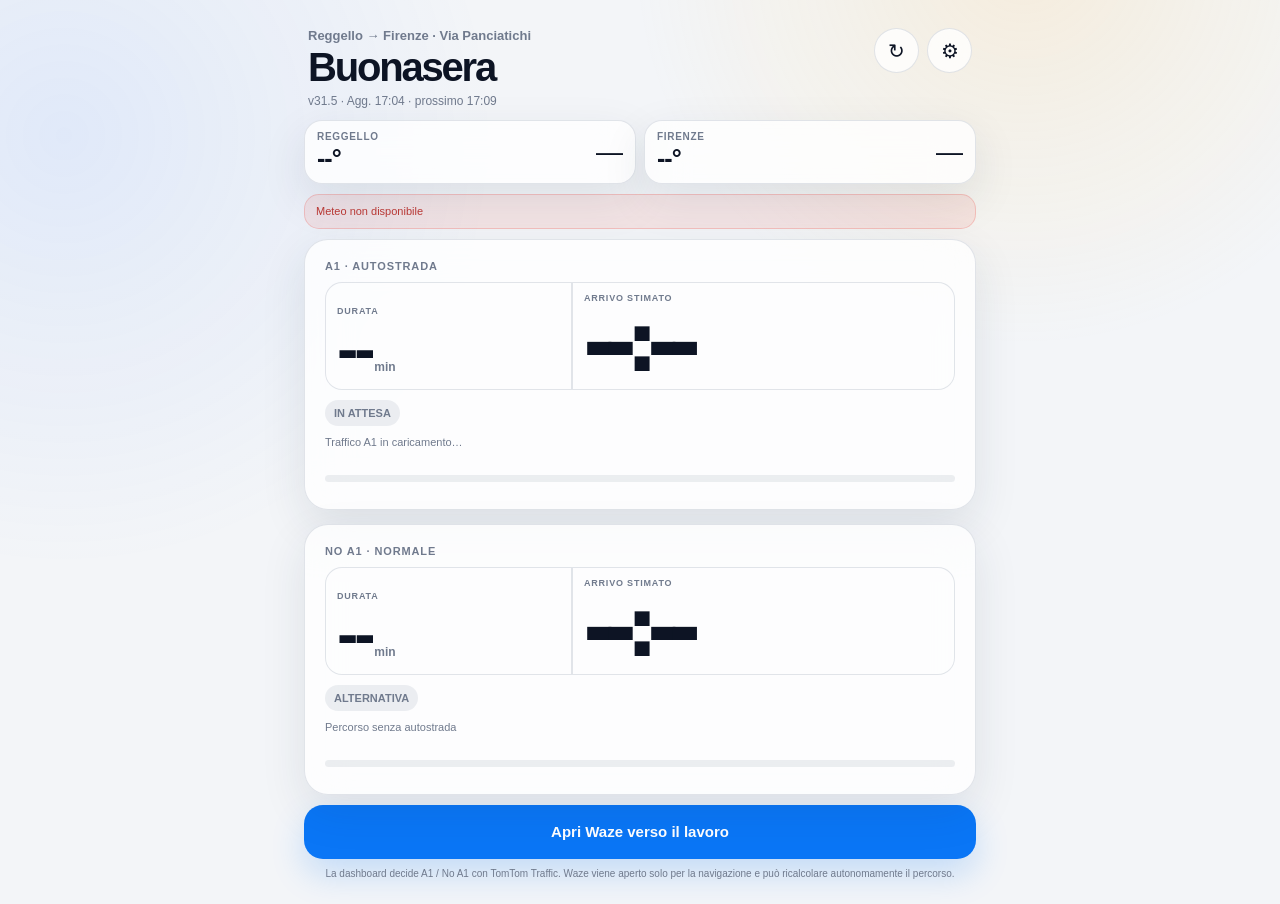
<file: reset-v31.html>
<!doctype html>
<html lang="it"><head>
<meta charset="utf-8"><meta name="viewport" content="width=device-width,initial-scale=1">
<title>Reset Mattino v31</title>
<style>body{font-family:-apple-system,BlinkMacSystemFont,sans-serif;padding:30px;background:#f4f6f9;color:#111}
.box{max-width:520px;margin:auto;padding:22px;border-radius:22px;background:white;border:1px solid #ddd}
</style>
</head><body><div class="box"><h2>Pulizia Mattino v31</h2><p id="s">Pulizia cache in corso…</p></div>
<script>
(async function(){
 try{
   if("serviceWorker" in navigator){
     const regs=await navigator.serviceWorker.getRegistrations();
     await Promise.all(regs.map(r=>r.unregister()));
   }
   if("caches" in window){
     const keys=await caches.keys();
     await Promise.all(keys.map(k=>caches.delete(k)));
   }
 }catch(e){}
 document.getElementById("s").textContent="Pulizia completata. Apro la versione v31…";
 setTimeout(()=>location.replace("./v31.html?v=31&t="+Date.now()),700);
})();
</script></body></html>
</file>
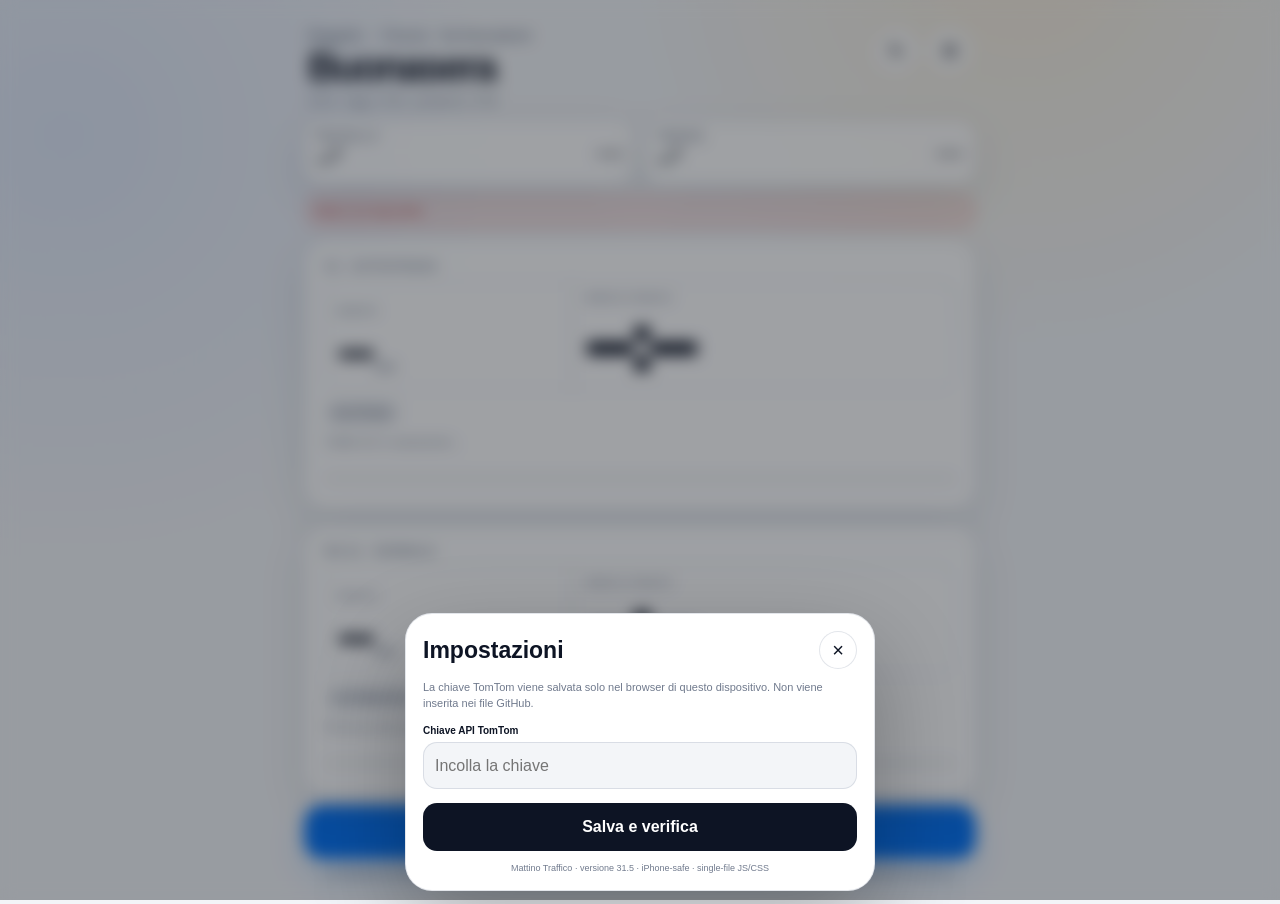
<file: v31.html>
<!doctype html>
<html lang="it">
<head>
<meta charset="utf-8">
<meta http-equiv="Cache-Control" content="no-cache, no-store, must-revalidate">
<meta http-equiv="Pragma" content="no-cache">
<meta http-equiv="Expires" content="0">
<meta name="viewport" content="width=device-width,initial-scale=1,viewport-fit=cover">
<meta name="theme-color" content="#f4f6f9" media="(prefers-color-scheme: light)">
<meta name="theme-color" content="#0c0f14" media="(prefers-color-scheme: dark)">
<meta name="color-scheme" content="light dark">
<meta name="apple-mobile-web-app-capable" content="yes">
<meta name="apple-mobile-web-app-status-bar-style" content="black-translucent">
<meta name="apple-mobile-web-app-title" content="Mattino">
<meta name="format-detection" content="telephone=no">
<link rel="manifest" href="./manifest.webmanifest">
<link rel="apple-touch-icon" href="./icon-180.png">
<link rel="icon" href="./icon-192.png" type="image/png">
<title>Mattino · Traffico</title>
<style>
:root{
  --bg:#f3f5f8;--panel:rgba(255,255,255,.78);--panelSolid:#fff;--ink:#0d1424;--muted:#707a8d;
  --line:rgba(110,124,150,.20);--green:#22bb67;--green2:#079454;--red:#f15047;--red2:#c93232;
  --orange:#ff912f;--blue:#197cff;--shadow:0 16px 45px rgba(30,45,72,.10);
}
@media(prefers-color-scheme:dark){
  :root{--bg:#0c0f14;--panel:rgba(25,29,38,.78);--panelSolid:#171b23;--ink:#f4f7fb;--muted:#9aa5b8;
    --line:rgba(255,255,255,.11);--shadow:0 20px 55px rgba(0,0,0,.30)}
}
*{box-sizing:border-box}
html,body{margin:0;min-height:100%;background:
  radial-gradient(circle at 80% -5%,rgba(255,198,88,.17),transparent 28%),
  radial-gradient(circle at 5% 15%,rgba(59,126,255,.10),transparent 30%),var(--bg);
  color:var(--ink);font-family:-apple-system,BlinkMacSystemFont,"SF Pro Display","Segoe UI",sans-serif;
  -webkit-font-smoothing:antialiased}
body{min-height:100dvh;overflow-x:hidden}
button,input,a{font:inherit}
button,a{-webkit-tap-highlight-color:transparent}
.app{width:min(100%,560px);margin:0 auto;min-height:100dvh;padding:
  max(14px,env(safe-area-inset-top)) max(13px,env(safe-area-inset-right))
  max(18px,env(safe-area-inset-bottom)) max(13px,env(safe-area-inset-left))}
.header{display:flex;align-items:flex-start;justify-content:space-between;gap:12px;padding:4px 4px 12px}
.eyebrow{font-size:13px;color:var(--muted);font-weight:650}
h1{font-size:40px;line-height:.96;letter-spacing:-.055em;margin:5px 0 8px;font-weight:820}
.meta{font-size:12px;color:var(--muted)}
.actions{display:flex;gap:8px}
.circle{width:45px;height:45px;border-radius:50%;border:1px solid var(--line);background:var(--panel);
  color:var(--ink);display:grid;place-items:center;backdrop-filter:blur(20px);-webkit-backdrop-filter:blur(20px);
  box-shadow:inset 0 1px 0 rgba(255,255,255,.35);cursor:pointer;font-size:20px}
.circle:active{transform:scale(.97)}

.weather{display:grid;grid-template-columns:1fr 1fr;gap:8px;margin-bottom:10px}
.weatherCard{background:var(--panel);border:1px solid var(--line);border-radius:18px;padding:10px 12px;
  display:flex;align-items:center;justify-content:space-between;backdrop-filter:blur(20px);-webkit-backdrop-filter:blur(20px);box-shadow:var(--shadow)}
.weatherName{font-size:10px;font-weight:800;letter-spacing:.07em;color:var(--muted)}
.weatherValue{font-size:25px;font-weight:820;margin-top:2px;letter-spacing:-.04em}
.weatherIcon{font-size:27px}

.decision{border-radius:28px;padding:18px;color:#fff;position:relative;overflow:hidden;margin-bottom:10px;box-shadow:0 20px 48px rgba(28,130,82,.20)}
.decision.a1{background:linear-gradient(145deg,var(--green),var(--green2))}
.decision.noa1{background:linear-gradient(145deg,var(--red),var(--red2));box-shadow:0 20px 48px rgba(196,49,46,.22)}
.decision.tie{background:linear-gradient(145deg,#687386,#4f596a);box-shadow:0 20px 48px rgba(60,70,88,.18)}
.decision.loading{background:linear-gradient(145deg,#748093,#5c6676)}
.decision:after{content:"";position:absolute;width:230px;height:230px;border-radius:50%;right:-90px;top:-130px;background:rgba(255,255,255,.09)}
.decisionTop{display:flex;align-items:center;gap:12px;position:relative;z-index:1}
.decisionIcon{width:52px;height:52px;border-radius:17px;background:rgba(255,255,255,.16);display:grid;place-items:center;font-size:27px}
.decisionKicker{font-size:9px;font-weight:800;letter-spacing:.12em;text-transform:uppercase;opacity:.82}
.decisionTitle{font-size:31px;font-weight:900;line-height:1;letter-spacing:-.05em;margin-top:2px}
.decisionSub{font-size:13px;margin-top:6px;opacity:.95}
.live{margin-left:auto;align-self:flex-start;border-radius:999px;padding:6px 8px;background:rgba(255,255,255,.15);font-size:9px;font-weight:800}

.routes{display:grid;grid-template-columns:1fr;gap:10px}
.route{background:var(--panel);border:1px solid var(--line);border-radius:24px;padding:15px;box-shadow:var(--shadow);
  backdrop-filter:blur(22px);-webkit-backdrop-filter:blur(22px);min-height:178px}
.route.recommended{outline:2px solid rgba(34,187,103,.68);outline-offset:-2px}
.routeName{font-size:11px;font-weight:850;letter-spacing:.08em;text-transform:uppercase;color:var(--muted)}
.routeTime{font-size:52px;font-weight:900;letter-spacing:-.065em;line-height:.95;margin-top:10px}
.routeUnit{font-size:12px;font-weight:750;color:var(--muted);margin-left:3px}
.routeMain{display:grid;grid-template-columns:.78fr 1.22fr;align-items:end;margin-top:10px;border:1px solid var(--line);border-radius:17px;overflow:hidden;background:rgba(255,255,255,.18)}
.routeMetric{padding:10px 11px 9px;min-width:0}
.routeMetric+.routeMetric{border-left:2px solid var(--line)}
.routeMetricLabel{font-size:9px;font-weight:850;letter-spacing:.09em;text-transform:uppercase;color:var(--muted);margin-bottom:3px}
.routeEta{font-size:72px!important;font-weight:950;color:var(--ink);line-height:.90;letter-spacing:-.072em;white-space:nowrap}
.routeEta span{display:none}
.routeStatus{display:inline-flex;align-items:center;gap:6px;margin-top:10px;font-size:11px;font-weight:850;border-radius:999px;padding:7px 9px}
.ok{background:rgba(34,187,103,.12);color:#13884c}.warn{background:rgba(255,145,47,.14);color:#c56c18}.bad{background:rgba(241,80,71,.13);color:#c83b37}.neutral{background:rgba(110,124,150,.12);color:var(--muted)}
.routeDetail{font-size:11px;color:var(--muted);line-height:1.35;margin-top:9px;min-height:30px}
.diff{font-size:12px;font-weight:800;margin-top:7px}

.trafficBar{height:7px;border-radius:999px;background:rgba(120,130,150,.13);overflow:hidden;margin-top:10px}
.trafficFill{height:100%;width:0;border-radius:inherit;transition:width .35s ease;background:var(--green)}
.trafficFill.warn{background:var(--orange)}.trafficFill.bad{background:var(--red)}

.waze{display:flex;align-items:center;justify-content:center;text-decoration:none;min-height:54px;margin-top:10px;border-radius:19px;background:#0a76f6;color:#fff;font-weight:820;font-size:15px;box-shadow:0 15px 34px rgba(10,118,246,.20)}
.note{font-size:10px;color:var(--muted);text-align:center;margin:8px 12px 0;line-height:1.35}
.error{display:none;margin:0 0 10px;border:1px solid rgba(241,80,71,.24);background:rgba(241,80,71,.10);color:#bd3935;border-radius:15px;padding:9px 11px;font-size:11px;line-height:1.35}
.error.show{display:block}

.modal{display:none;position:fixed;inset:0;z-index:1000;background:rgba(7,11,19,.38);backdrop-filter:blur(8px);-webkit-backdrop-filter:blur(8px);align-items:flex-end;justify-content:center;padding:9px}
.modal.open{display:flex}
.sheet{width:min(100%,470px);background:var(--panelSolid);border:1px solid var(--line);border-radius:27px;padding:17px;box-shadow:0 35px 90px rgba(0,0,0,.28);padding-bottom:max(17px,env(safe-area-inset-bottom))}
.sheetHead{display:flex;align-items:center;justify-content:space-between}
.sheetTitle{font-size:23px;font-weight:850}
.sheet p{font-size:11px;color:var(--muted);line-height:1.45}
label{display:block;font-size:10px;font-weight:820;margin:13px 0 6px}
input{width:100%;height:47px;border-radius:14px;border:1px solid var(--line);background:var(--bg);color:var(--ink);padding:0 11px;font-size:16px}
.save{width:100%;height:48px;border:0;border-radius:14px;background:var(--ink);color:var(--panelSolid);font-weight:820;margin-top:14px}
.sheetMsg{font-size:10px;color:var(--muted);margin-top:8px}.version{text-align:center;color:var(--muted);font-size:9px;margin-top:12px}

@media(max-height:720px){
 .app{padding-top:max(7px,env(safe-area-inset-top))}.header{padding-bottom:8px}h1{font-size:33px;margin:3px 0 5px}
 .weather{margin-bottom:7px}.weatherCard{padding:7px 10px}.weatherValue{font-size:21px}.weatherIcon{font-size:22px}
 .decision{padding:13px;border-radius:22px;margin-bottom:7px}.decisionIcon{width:43px;height:43px;border-radius:13px;font-size:22px}
 .decisionTitle{font-size:25px}.decisionSub{font-size:11px;margin-top:4px}
 .routes{gap:8px}.route{padding:12px;border-radius:20px;min-height:154px}.routeTime{font-size:43px;margin-top:0}.routeEta{font-size:60px!important}.routeMetric{padding:8px 8px}
 .routeStatus{margin-top:7px;padding:6px 8px;font-size:10px}.routeDetail{font-size:10px;margin-top:6px}.trafficBar{margin-top:7px}
 .waze{min-height:47px;margin-top:7px}.note{margin-top:5px}
}
@media(min-width:760px){
 .app{width:min(100%,720px);padding:24px}.routes{grid-template-columns:1fr;gap:14px}.route{min-height:190px;padding:20px}.routeTime{font-size:64px}.routeEta{font-size:82px!important}.decisionTitle{font-size:38px}
}
</style>
</head>
<body>
<main class="app">
  <header class="header">
    <div>
      <div class="eyebrow">Reggello → Firenze · Via Panciatichi</div>
      <h1 id="greeting">Buongiorno</h1>
      <div id="meta" class="meta">Aggiornamento in corso…</div>
    </div>
    <div class="actions">
      <button id="refreshBtn" class="circle" type="button" aria-label="Aggiorna">↻</button>
      <button id="settingsBtn" class="circle" type="button" aria-label="Impostazioni">⚙︎</button>
    </div>
  </header>

  <section class="weather">
    <div class="weatherCard">
      <div><div class="weatherName">REGGELLO</div><div id="regTemp" class="weatherValue">--°</div></div>
      <div id="regIcon" class="weatherIcon">—</div>
    </div>
    <div class="weatherCard">
      <div><div class="weatherName">FIRENZE</div><div id="firTemp" class="weatherValue">--°</div></div>
      <div id="firIcon" class="weatherIcon">—</div>
    </div>
  </section>

  <div id="errorBox" class="error"></div>

  <section class="routes">
    <article id="a1Card" class="route">
      <div class="routeName">A1 · AUTOSTRADA</div>
      <div class="routeMain"><div class="routeMetric"><div class="routeMetricLabel">Durata</div><div><span id="a1Time" class="routeTime">--</span><span class="routeUnit">min</span></div></div><div class="routeMetric"><div class="routeMetricLabel">Arrivo stimato</div><div id="a1Eta" class="routeEta">--:--</div></div></div>
      <div id="a1Status" class="routeStatus neutral">IN ATTESA</div>
      <div id="a1Detail" class="routeDetail">Traffico A1 in caricamento…</div>
      <div class="trafficBar"><div id="a1Bar" class="trafficFill"></div></div>
      <div id="a1Diff" class="diff"></div>
    </article>

    <article id="normalCard" class="route">
      <div class="routeName">NO A1 · NORMALE</div>
      <div class="routeMain"><div class="routeMetric"><div class="routeMetricLabel">Durata</div><div><span id="normalTime" class="routeTime">--</span><span class="routeUnit">min</span></div></div><div class="routeMetric"><div class="routeMetricLabel">Arrivo stimato</div><div id="normalEta" class="routeEta">--:--</div></div></div>
      <div id="normalStatus" class="routeStatus neutral">ALTERNATIVA</div>
      <div id="normalDetail" class="routeDetail">Percorso senza autostrada</div>
      <div class="trafficBar"><div id="normalBar" class="trafficFill"></div></div>
      <div id="normalDiff" class="diff"></div>
    </article>
  </section>

  <a class="waze" href="https://waze.com/ul?q=Via%20Panciatichi%2017%2C%20Firenze%2C%20Italia&navigate=yes" target="_blank" rel="noopener">Apri Waze verso il lavoro</a>
  <div class="note">La dashboard decide A1 / No A1 con TomTom Traffic. Waze viene aperto solo per la navigazione e può ricalcolare autonomamente il percorso.</div>
</main>

<div id="settingsDialog" class="modal" aria-hidden="true">
  <form id="settingsForm" class="sheet">
    <div class="sheetHead">
      <div class="sheetTitle">Impostazioni</div>
      <button id="closeBtn" class="circle" type="button" style="width:38px;height:38px">×</button>
    </div>
    <p>La chiave TomTom viene salvata solo nel browser di questo dispositivo. Non viene inserita nei file GitHub.</p>
    <label for="tomtomKey">Chiave API TomTom</label>
    <input id="tomtomKey" type="password" autocomplete="off" autocapitalize="off" spellcheck="false" placeholder="Incolla la chiave">
    <button class="save" type="submit">Salva e verifica</button>
    <div id="sheetMsg" class="sheetMsg"></div>
    <div class="version">Mattino Traffico · versione 31.5 · iPhone-safe · single-file JS/CSS</div>
  </form>
</div>

<script>
try{
 const URL_BUILD="31.5";
 const u=new URL(location.href);
 if(u.searchParams.get("v")!==URL_BUILD){
   u.searchParams.set("v",URL_BUILD);
   location.replace(u.toString());
 }
}catch(e){}
(()=>{
"use strict";
const BUILD="31.5";
const $=s=>document.querySelector(s);
const HOME_ADDR="Via J. F. Kennedy 9, Reggello, Firenze, Italia";
const WORK_ADDR="Via Panciatichi 17, Firenze, Italia";
const INCISA={lat:43.66393,lon:11.45768};
const FIRENZE_SUD={lat:43.74225,lon:11.28054};
const WEATHER={reg:{lat:43.6817,lon:11.5299},fir:{lat:43.7696,lon:11.2558}};
const KEY_STORE="morning.tomtomApiKey.v30";
const POS_STORE="morning.positions.v31";
const DATA_STORE="morning.lastTraffic.v31";
const REFRESH_MS=5*60*1000;

const ui={
 greeting:$("#greeting"),meta:$("#meta"),refresh:$("#refreshBtn"),settings:$("#settingsBtn"),error:$("#errorBox"),
 a1Card:$("#a1Card"),normalCard:$("#normalCard"),a1Time:$("#a1Time"),normalTime:$("#normalTime"),a1Eta:$("#a1Eta"),normalEta:$("#normalEta"),
 a1Status:$("#a1Status"),normalStatus:$("#normalStatus"),a1Detail:$("#a1Detail"),normalDetail:$("#normalDetail"),
 a1Bar:$("#a1Bar"),normalBar:$("#normalBar"),a1Diff:$("#a1Diff"),normalDiff:$("#normalDiff"),
 regTemp:$("#regTemp"),regIcon:$("#regIcon"),firTemp:$("#firTemp"),firIcon:$("#firIcon"),
 dialog:$("#settingsDialog"),form:$("#settingsForm"),close:$("#closeBtn"),key:$("#tomtomKey"),sheetMsg:$("#sheetMsg")
};

let busy=false,timer=null;

function safeGet(k){try{return window.localStorage ? localStorage.getItem(k) : ""}catch(e){return ""}}
function safeSet(k,v){try{if(window.localStorage)localStorage.setItem(k,v);return true}catch(e){return false}}
function safeRemove(k){try{if(window.localStorage)localStorage.removeItem(k)}catch(e){}}

window.addEventListener("error",function(e){
  try{showError("Errore iPhone v"+BUILD+": "+(e.message||"errore JavaScript"));}catch(_){}
});
window.addEventListener("unhandledrejection",function(e){
  try{
    var msg=(e.reason && e.reason.message)?e.reason.message:String(e.reason||"errore");
    showError("Errore iPhone v"+BUILD+": "+msg);
  }catch(_){}
});

function clock(d=new Date()){
 return new Intl.DateTimeFormat("it-IT",{hour:"2-digit",minute:"2-digit",hourCycle:"h23"}).format(d);
}
function etaClock(minutes,baseTs=Date.now()){
 const base=Number(baseTs)||Date.now();
 return clock(new Date(base+Math.max(0,Number(minutes)||0)*60000));
}
function greeting(){
 const h=Number(new Intl.DateTimeFormat("en",{hour:"2-digit",hourCycle:"h23",timeZone:"Europe/Rome"}).format(new Date()));
 ui.greeting.textContent=h<12?"Buongiorno":h<18?"Buon pomeriggio":"Buonasera";
}
function showError(msg=""){ui.error.textContent=msg;ui.error.classList.toggle("show",!!msg)}
function setStatus(el,text,kind){el.textContent=text;el.className="routeStatus "+kind}
function setBar(el,pct,kind){el.style.width=Math.max(3,Math.min(100,pct))+"%";el.className="trafficFill "+(kind||"")}

function migrateKey(){
 let key=safeGet(KEY_STORE)||safeGet("commute.tomtomApiKey.v1")||"";
 if(!key){
  for(const old of ["morningCfgV25","morningMilanoV23","morningMilanoV22","morningMilanoV21","morningMilanoV20"]){
   try{const o=JSON.parse(safeGet(old)||"{}");if(o.tomtom){key=o.tomtom;break}}catch(e){}
  }
 }
 if(key)safeSet(KEY_STORE,key);
 return key;
}
function getKey(){return safeGet(KEY_STORE)||migrateKey()||""}

async function geocode(address){
 const key=getKey();
 const u="https://api.tomtom.com/search/2/geocode/"+encodeURIComponent(address)+".json?key="+encodeURIComponent(key)+"&limit=1&countrySet=IT&language=it-IT";
 var r;
 try{r=await fetch(u,{cache:"no-store",mode:"cors"});}
 catch(e){throw new Error("Safari non riesce a collegarsi a TomTom (rete/CORS)");}
 if(!r.ok)throw new Error("TomTom geocoding HTTP "+r.status);
 const j=await r.json();
 if(!j.results || !j.results.length)throw new Error("Indirizzo non trovato");
 return j.results[0].position;
}
async function positions(){
 try{
  const p=JSON.parse(safeGet(POS_STORE)||"null");
  if(p && p.home && p.home.lat && p.work && p.work.lat)return p;
 }catch(e){}
 const [home,work]=await Promise.all([geocode(HOME_ADDR),geocode(WORK_ADDR)]);
 const p={home,work};safeSet(POS_STORE,JSON.stringify(p));return p;
}
async function route(points,{avoidMotorways=false}={}){
 const key=getKey();
 const locs=points.map(p=>`${p.lat},${p.lon}`).join(":");
 const q=new URLSearchParams({
  key,traffic:"true",travelMode:"car",routeType:"fastest",
  computeTravelTimeFor:"all",routeRepresentation:"summaryOnly",
  sectionType:"traffic",departAt:"now"
 });
 if(avoidMotorways)q.set("avoid","motorways");
 var r;
 try{r=await fetch(`https://api.tomtom.com/routing/1/calculateRoute/${locs}/json?${q}`,{cache:"no-store",mode:"cors"});}
 catch(e){throw new Error("Safari non riesce a collegarsi a TomTom (rete/CORS)");}
 if(!r.ok){
  let m="";try{const j=await r.json();m=(j && j.detailedError && j.detailedError.message)||(j && j.error && j.error.description)||""}catch(e){}
  throw new Error(`TomTom Routing ${r.status}${m?": "+m:""}`);
 }
 const j=await r.json(),s=(j.routes && j.routes[0]) ? j.routes[0].summary : null;
 if(!s)throw new Error("TomTom non ha restituito un percorso");
 return s;
}
function mins(sec){return Math.max(1,Math.round(Number(sec||0)/60))}
function parseSummary(s){
 const current=mins(s.travelTimeInSeconds);
 const delay=Math.max(0,mins(s.trafficDelayInSeconds||0)-1); // mins() floors min 1: compensate when 0
 const delayReal=Math.max(0,Math.round(Number(s.trafficDelayInSeconds||0)/60));
 const noTraffic=s.noTrafficTravelTimeInSeconds?mins(s.noTrafficTravelTimeInSeconds):Math.max(1,current-delayReal);
 const ratio=current/Math.max(1,noTraffic);
 return {current,delay:delayReal,noTraffic,ratio};
}
function a1Level(x){
 if(x.delay>=30||x.ratio>=1.65)return {text:"BLOCCATA",kind:"bad",icon:"⛔"};
 if(x.delay>=15||x.ratio>=1.40)return {text:"CODA PESANTE",kind:"bad",icon:"🔴"};
 if(x.delay>=7||x.ratio>=1.20)return {text:"RALLENTATA",kind:"warn",icon:"🟠"};
 return {text:"SCORREVOLE",kind:"ok",icon:"🟢"};
}
function normalLevel(x){
 if(x.delay>=20||x.ratio>=1.45)return {text:"RALLENTATA",kind:"bad"};
 if(x.delay>=8||x.ratio>=1.22)return {text:"TRAFFICO",kind:"warn"};
 return {text:"SCORREVOLE",kind:"ok"};
}
function choice(a1,norm){
 const d=a1.current-norm.current;
 if(d<=-2)return "A1";
 if(d>=2)return "NOA1";
 return "TIE";
}
function renderTraffic(data,state="live"){
 const {a1,norm}=data, c=choice(a1,norm), al=a1Level(a1), nl=normalLevel(norm);
 const diff=Math.abs(a1.current-norm.current);

 ui.a1Time.textContent=a1.current; ui.normalTime.textContent=norm.current;
 const baseTs=Number(data.ts)||Date.now();
 ui.a1Eta.textContent=etaClock(a1.current,baseTs);
 ui.normalEta.textContent=etaClock(norm.current,baseTs);
 setStatus(ui.a1Status,al.icon+" "+al.text,al.kind);
 setStatus(ui.normalStatus,nl.text,nl.kind);
 ui.a1Detail.textContent=a1.delay?`+${a1.delay} min per traffico · senza traffico ~${a1.noTraffic} min`:`Nessun ritardo significativo · ~${a1.noTraffic} min senza traffico`;
 ui.normalDetail.textContent=norm.delay?`+${norm.delay} min per traffico · senza traffico ~${norm.noTraffic} min`:`Percorso senza autostrada · ~${norm.noTraffic} min`;
 setBar(ui.a1Bar,Math.min(100,15+a1.delay*2.7),al.kind);
 setBar(ui.normalBar,Math.min(100,15+norm.delay*2.7),nl.kind);
 ui.a1Card.classList.toggle("recommended",c==="A1");
 ui.normalCard.classList.toggle("recommended",c==="NOA1");

 if(c==="A1"){ui.a1Diff.textContent=`${diff} min più veloce`;ui.normalDiff.textContent=`${diff} min più lenta`}
 else if(c==="NOA1"){ui.a1Diff.textContent=`${diff} min più lenta`;ui.normalDiff.textContent=`${diff} min più veloce`}
 else{ui.a1Diff.textContent="Tempi equivalenti";ui.normalDiff.textContent="Tempi equivalenti"}
}
function loadLast(){
 try{const d=JSON.parse(safeGet(DATA_STORE)||"null");if(d && d.a1 && d.norm){renderTraffic(d,"stale");return true}}catch(e){}
 return false;
}
async function refreshTraffic(){
 if(!getKey()){if(!loadLast())showError("Inserisci la chiave TomTom da ⚙︎ per attivare il traffico.");return false}
 const p=await positions();
 // A1 is forced through both toll-plaza waypoints; the normal route explicitly avoids motorways.
 const [a1s,norms]=await Promise.all([
  route([p.home,INCISA,FIRENZE_SUD,p.work]),
  route([p.home,p.work],{avoidMotorways:true})
 ]);
 const data={a1:parseSummary(a1s),norm:parseSummary(norms),ts:Date.now()};
 safeSet(DATA_STORE,JSON.stringify(data));renderTraffic(data,"live");return true;
}

function weatherIcon(code){
 code=Number(code);if(code===0)return"☀️";if([1,2].includes(code))return"🌤️";if(code===3)return"☁️";
 if([45,48].includes(code))return"🌫️";if([51,53,55,56,57].includes(code))return"🌦️";
 if([61,63,65,66,67,80,81,82].includes(code))return"🌧️";if([71,73,75,77,85,86].includes(code))return"🌨️";
 if([95,96,99].includes(code))return"⛈️";return"🌥️";
}
async function weather(point){
 const q=new URLSearchParams({latitude:point.lat,longitude:point.lon,current:"temperature_2m,weather_code",timezone:"Europe/Rome"});
 var r;
 try{r=await fetch("https://api.open-meteo.com/v1/forecast?"+q,{cache:"no-store",mode:"cors"});}
 catch(e){throw new Error("Safari non riesce a collegarsi al meteo");}
 if(!r.ok)throw new Error("Open-Meteo HTTP "+r.status);const j=await r.json();
 return {temp:Math.round(j.current.temperature_2m),icon:weatherIcon(j.current.weather_code)};
}
async function refreshWeather(){
 const [r,f]=await Promise.all([weather(WEATHER.reg),weather(WEATHER.fir)]);
 ui.regTemp.textContent=r.temp+"°";ui.regIcon.textContent=r.icon;ui.firTemp.textContent=f.temp+"°";ui.firIcon.textContent=f.icon;
}
async function refreshAll(){
 if(busy)return;busy=true;ui.refresh.textContent="…";ui.refresh.disabled=true;showError("");
 const errs=[];
 const traffic=refreshTraffic().catch(e=>{errs.push(e.message||"Traffico non disponibile");loadLast();return false});
 const met=refreshWeather().catch(e=>{errs.push("Meteo non disponibile");return false});
 await Promise.all([traffic,met]);
 const next=new Date(Date.now()+REFRESH_MS);ui.meta.textContent=`v${BUILD} · Agg. ${clock()} · prossimo ${clock(next)}`;
 if(errs.length)showError([...new Set(errs)].join(" · "));
 busy=false;ui.refresh.textContent="↻";ui.refresh.disabled=false;
}
function openSettings(){
 ui.key.value=getKey();ui.sheetMsg.textContent="";
 ui.dialog.classList.add("open");ui.dialog.setAttribute("aria-hidden","false");
 document.body.style.overflow="hidden";
}
function closeSettings(){
 ui.dialog.classList.remove("open");ui.dialog.setAttribute("aria-hidden","true");
 document.body.style.overflow="";
}
ui.settings.addEventListener("click",openSettings);ui.close.addEventListener("click",closeSettings);
ui.refresh.addEventListener("click",refreshAll);
ui.form.addEventListener("submit",async e=>{
 e.preventDefault();const k=ui.key.value.trim();
 if(!k){ui.sheetMsg.textContent="Inserisci la chiave TomTom.";return}
 safeSet(KEY_STORE,k);safeRemove(POS_STORE);ui.sheetMsg.textContent="Salvata. Verifico…";
 try{await refreshAll();ui.sheetMsg.textContent="Chiave salvata.";setTimeout(closeSettings,450)}
 catch(e){ui.sheetMsg.textContent=e.message||"Verifica non riuscita"}
});
ui.dialog.addEventListener("click",function(e){if(e.target===ui.dialog)closeSettings();});
document.addEventListener("visibilitychange",()=>{if(document.visibilityState==="visible")refreshAll()});

greeting();setInterval(greeting,60000);loadLast();refreshAll();timer=setInterval(refreshAll,REFRESH_MS);
if(!getKey())setTimeout(openSettings,350);
})();
</script>
</body>
</html>
</file>
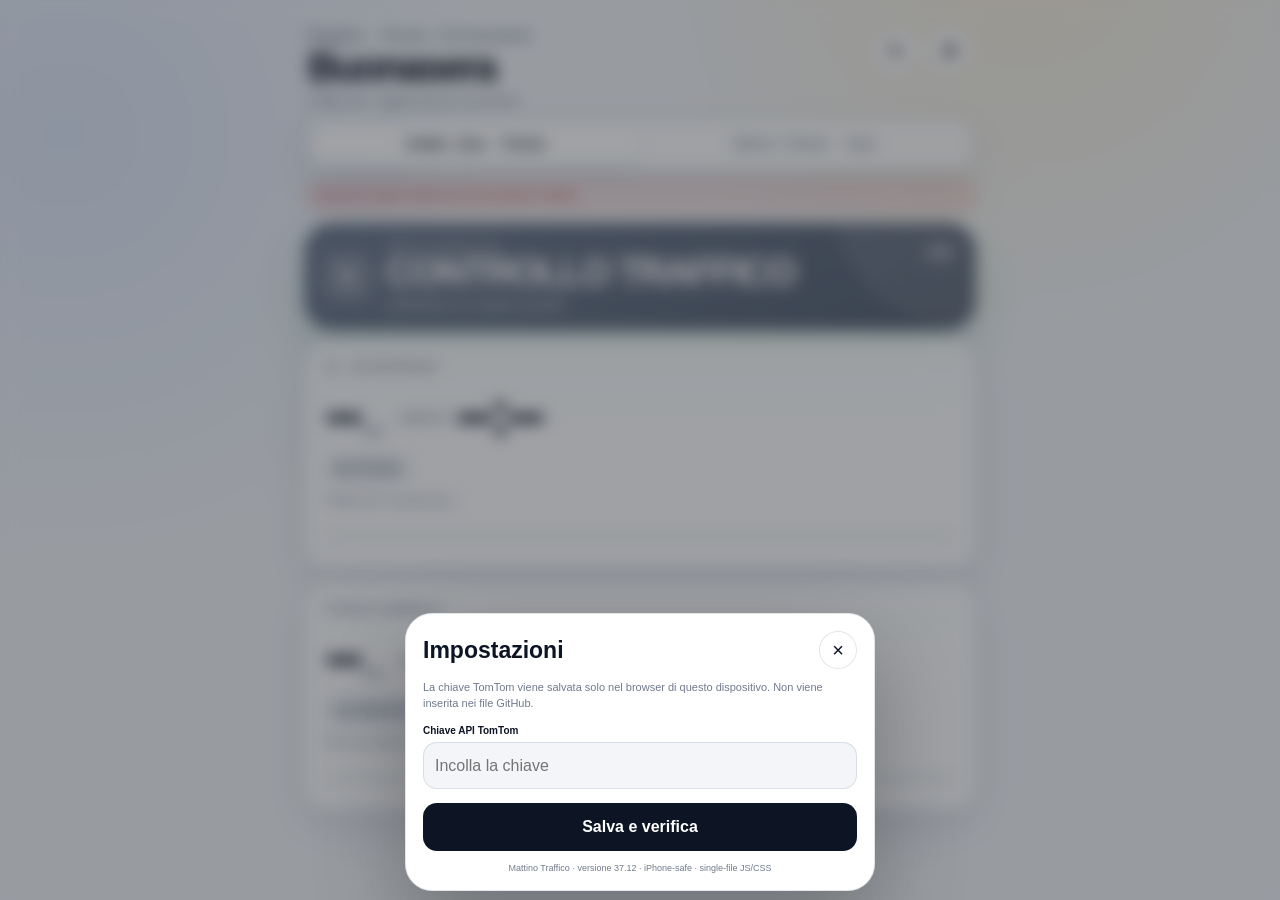
<file: v32.html>
<!doctype html>
<html lang="it">
<head>
<meta charset="utf-8">
<meta http-equiv="Cache-Control" content="no-cache, no-store, must-revalidate">
<meta http-equiv="Pragma" content="no-cache">
<meta http-equiv="Expires" content="0">
<meta name="viewport" content="width=device-width,initial-scale=1,viewport-fit=cover">
<meta name="theme-color" content="#f4f6f9" media="(prefers-color-scheme: light)">
<meta name="theme-color" content="#0c0f14" media="(prefers-color-scheme: dark)">
<meta name="color-scheme" content="light dark">
<meta name="apple-mobile-web-app-capable" content="yes">
<meta name="apple-mobile-web-app-status-bar-style" content="black-translucent">
<meta name="apple-mobile-web-app-title" content="Mattino">
<meta name="format-detection" content="telephone=no">
<link rel="manifest" href="./manifest.webmanifest">
<link rel="apple-touch-icon" href="./icon-180.png">
<link rel="icon" href="./icon-192.png" type="image/png">
<title>Mattino · Traffico</title>
<style>
:root{
  --bg:#f3f5f8;--panel:rgba(255,255,255,.78);--panelSolid:#fff;--ink:#0d1424;--muted:#707a8d;
  --line:rgba(110,124,150,.20);--green:#22bb67;--green2:#079454;--red:#f15047;--red2:#c93232;
  --orange:#ff912f;--blue:#197cff;--shadow:0 16px 45px rgba(30,45,72,.10);
}
@media(prefers-color-scheme:dark){
  :root{--bg:#0c0f14;--panel:rgba(25,29,38,.78);--panelSolid:#171b23;--ink:#f4f7fb;--muted:#9aa5b8;
    --line:rgba(255,255,255,.11);--shadow:0 20px 55px rgba(0,0,0,.30)}
}
*{box-sizing:border-box}
html,body{margin:0;min-height:100%;background:
  radial-gradient(circle at 80% -5%,rgba(255,198,88,.17),transparent 28%),
  radial-gradient(circle at 5% 15%,rgba(59,126,255,.10),transparent 30%),var(--bg);
  color:var(--ink);font-family:-apple-system,BlinkMacSystemFont,"SF Pro Display","Segoe UI",sans-serif;
  -webkit-font-smoothing:antialiased}
body{min-height:100dvh;overflow-x:hidden}
button,input,a{font:inherit}
button,a{-webkit-tap-highlight-color:transparent}
.app{width:min(100%,560px);margin:0 auto;min-height:100dvh;padding:
  max(14px,env(safe-area-inset-top)) max(13px,env(safe-area-inset-right))
  max(18px,env(safe-area-inset-bottom)) max(13px,env(safe-area-inset-left))}
.header{display:flex;align-items:flex-start;justify-content:space-between;gap:12px;padding:4px 4px 12px}
.eyebrow{font-size:13px;color:var(--muted);font-weight:650}
h1{font-size:40px;line-height:.96;letter-spacing:-.055em;margin:5px 0 8px;font-weight:820}
.meta{font-size:12px;color:var(--muted)}
.actions{display:flex;gap:8px}
.circle{width:45px;height:45px;border-radius:50%;border:1px solid var(--line);background:var(--panel);
  color:var(--ink);display:grid;place-items:center;backdrop-filter:blur(20px);-webkit-backdrop-filter:blur(20px);
  box-shadow:inset 0 1px 0 rgba(255,255,255,.35);cursor:pointer;font-size:20px}
.circle:active{transform:scale(.97)}
.directionSwitch{
 display:grid;grid-template-columns:1fr 1fr;gap:4px;margin:0 4px 10px;padding:4px;
 border-radius:16px;background:var(--panel);border:1px solid var(--line);
 backdrop-filter:blur(20px);-webkit-backdrop-filter:blur(20px);box-shadow:var(--shadow)
}
.directionBtn{
 min-height:38px;border:0;border-radius:12px;background:transparent;color:var(--muted);
 font-size:12px;font-weight:850;cursor:pointer
}
.directionBtn.active{
 background:var(--panelSolid);color:var(--ink);box-shadow:0 5px 14px rgba(30,45,72,.08),inset 0 1px 0 rgba(255,255,255,.45)
}
@media(prefers-color-scheme:dark){
 .directionBtn.active{background:rgba(255,255,255,.10);color:var(--ink);box-shadow:inset 0 1px 0 rgba(255,255,255,.08)}
}

.weather{display:grid;grid-template-columns:1fr 1fr;gap:8px;margin-bottom:10px}
.weatherCard{background:var(--panel);border:1px solid var(--line);border-radius:18px;padding:10px 12px;
  display:flex;align-items:center;justify-content:space-between;backdrop-filter:blur(20px);-webkit-backdrop-filter:blur(20px);box-shadow:var(--shadow)}
.weatherName{font-size:10px;font-weight:800;letter-spacing:.07em;color:var(--muted)}
.weatherValue{font-size:25px;font-weight:820;margin-top:2px;letter-spacing:-.04em}
.weatherIcon{font-size:27px}

.decision{border-radius:28px;padding:18px;color:#fff;position:relative;overflow:hidden;margin-bottom:10px;box-shadow:0 20px 48px rgba(28,130,82,.20)}
.decision.a1{background:linear-gradient(145deg,var(--green),var(--green2))}
.decision.noa1{background:linear-gradient(145deg,var(--red),var(--red2));box-shadow:0 20px 48px rgba(196,49,46,.22)}
.decision.tie{background:linear-gradient(145deg,#687386,#4f596a);box-shadow:0 20px 48px rgba(60,70,88,.18)}
.decision.loading{background:linear-gradient(145deg,#748093,#5c6676)}
.decision:after{content:"";position:absolute;width:230px;height:230px;border-radius:50%;right:-90px;top:-130px;background:rgba(255,255,255,.09)}
.decisionTop{display:flex;align-items:center;gap:12px;position:relative;z-index:1}
.decisionIcon{width:52px;height:52px;border-radius:17px;background:rgba(255,255,255,.16);display:grid;place-items:center;font-size:27px}
.decisionKicker{font-size:9px;font-weight:800;letter-spacing:.12em;text-transform:uppercase;opacity:.82}
.decisionTitle{font-size:31px;font-weight:900;line-height:1;letter-spacing:-.05em;margin-top:2px}
.decisionSub{font-size:13px;margin-top:6px;opacity:.95}
.live{margin-left:auto;align-self:flex-start;border-radius:999px;padding:6px 8px;background:rgba(255,255,255,.15);font-size:9px;font-weight:800}

.routes{display:grid;grid-template-columns:1fr;gap:10px}
.route{background:var(--panel);border:1px solid var(--line);border-radius:24px;padding:15px;box-shadow:var(--shadow);
  backdrop-filter:blur(22px);-webkit-backdrop-filter:blur(22px);min-height:178px}
.route.recommended{outline:2px solid rgba(34,187,103,.68);outline-offset:-2px}
.routeName{font-size:11px;font-weight:850;letter-spacing:.08em;text-transform:uppercase;color:var(--muted)}
.routeTime{font-size:52px;font-weight:900;letter-spacing:-.065em;line-height:.95;margin-top:10px}
.routeUnit{font-size:12px;font-weight:750;color:var(--muted);margin-left:3px}
.routeMain{display:flex;align-items:baseline;gap:16px;flex-wrap:nowrap;margin-top:10px}
.routeMetric{padding:0;min-width:0}
.routeMetric+.routeMetric{border-left:0}
.routeMetricLabel{display:none}
.routeEta{font-size:52px!important;font-weight:900;color:var(--ink);line-height:.95;letter-spacing:-.065em;white-space:nowrap}
.routeEta span{display:inline;font-size:11px;font-weight:850;letter-spacing:.09em;color:var(--muted);margin-right:7px;text-transform:uppercase;vertical-align:middle}
.routeStatus{display:inline-flex;align-items:center;gap:6px;margin-top:10px;font-size:12px;font-weight:900;border-radius:999px;padding:8px 11px;letter-spacing:.02em}
.ok{background:rgba(34,187,103,.12);color:#13884c}.warn{background:rgba(255,145,47,.14);color:#c56c18}.bad{background:rgba(241,80,71,.13);color:#c83b37}.neutral{background:rgba(110,124,150,.12);color:var(--muted)}
.routeStatus.ok{background:linear-gradient(135deg,#23bd69,#089455);color:#fff;box-shadow:0 8px 18px rgba(8,148,85,.20)}
.routeStatus.warn{background:linear-gradient(135deg,#ffa13a,#e67a16);color:#fff;box-shadow:0 8px 18px rgba(230,122,22,.20)}
.routeStatus.bad{background:linear-gradient(135deg,#f05249,#c92f2f);color:#fff;box-shadow:0 8px 20px rgba(201,47,47,.25)}
.routeDetail{font-size:11px;color:var(--muted);line-height:1.35;margin-top:9px;min-height:30px}
.diff{font-size:12px;font-weight:800;margin-top:7px}

.trafficBar{height:7px;border-radius:999px;background:rgba(120,130,150,.13);overflow:hidden;margin-top:10px}
.trafficFill{height:100%;width:0;border-radius:inherit;transition:width .35s ease;background:var(--green)}
.trafficFill.warn{background:var(--orange)}.trafficFill.bad{background:var(--red)}

.waze{display:flex;align-items:center;justify-content:center;text-decoration:none;min-height:54px;margin-top:10px;border-radius:19px;background:#0a76f6;color:#fff;font-weight:820;font-size:15px;box-shadow:0 15px 34px rgba(10,118,246,.20)}
.note{font-size:10px;color:var(--muted);text-align:center;margin:8px 12px 0;line-height:1.35}
.error{display:none;margin:0 0 10px;border:1px solid rgba(241,80,71,.24);background:rgba(241,80,71,.10);color:#bd3935;border-radius:15px;padding:9px 11px;font-size:11px;line-height:1.35}
.error.show{display:block}

.modal{display:none;position:fixed;inset:0;z-index:1000;background:rgba(7,11,19,.38);backdrop-filter:blur(8px);-webkit-backdrop-filter:blur(8px);align-items:flex-end;justify-content:center;padding:9px}
.modal.open{display:flex}
.sheet{width:min(100%,470px);background:var(--panelSolid);border:1px solid var(--line);border-radius:27px;padding:17px;box-shadow:0 35px 90px rgba(0,0,0,.28);padding-bottom:max(17px,env(safe-area-inset-bottom))}
.sheetHead{display:flex;align-items:center;justify-content:space-between}
.sheetTitle{font-size:23px;font-weight:850}
.sheet p{font-size:11px;color:var(--muted);line-height:1.45}
label{display:block;font-size:10px;font-weight:820;margin:13px 0 6px}
input{width:100%;height:47px;border-radius:14px;border:1px solid var(--line);background:var(--bg);color:var(--ink);padding:0 11px;font-size:16px}
.save{width:100%;height:48px;border:0;border-radius:14px;background:var(--ink);color:var(--panelSolid);font-weight:820;margin-top:14px}
.sheetMsg{font-size:10px;color:var(--muted);margin-top:8px}.version{text-align:center;color:var(--muted);font-size:9px;margin-top:12px}

@media(max-height:720px){
 .app{padding-top:max(7px,env(safe-area-inset-top))}.header{padding-bottom:8px}h1{font-size:33px;margin:3px 0 5px}
 .weather{margin-bottom:7px}.weatherCard{padding:7px 10px}.weatherValue{font-size:21px}.weatherIcon{font-size:22px}
 .decision{padding:13px;border-radius:22px;margin-bottom:7px}.decisionIcon{width:43px;height:43px;border-radius:13px;font-size:22px}
 .decisionTitle{font-size:25px}.decisionSub{font-size:11px;margin-top:4px}
 .routes{gap:8px}.route{padding:12px;border-radius:20px;min-height:154px}.routeTime{font-size:43px;margin-top:0}.routeEta{font-size:43px!important}.routeMetric{padding:0}
 .routeStatus{margin-top:7px;padding:6px 8px;font-size:10px}.routeDetail{font-size:10px;margin-top:6px}.trafficBar{margin-top:7px}
 .waze{min-height:47px;margin-top:7px}.note{margin-top:5px}
}
@media(min-width:760px){
 .app{width:min(100%,720px);padding:24px}.routes{grid-template-columns:1fr;gap:14px}.route{min-height:190px;padding:20px}.routeTime{font-size:64px}.routeEta{font-size:64px!important}.decisionTitle{font-size:38px}
}
</style>
</head>
<body>
<main class="app">
  <header class="header">
    <div>
      <div id="routeEyebrow" class="eyebrow">Reggello → Firenze · Via Panciatichi</div>
      <h1 id="greeting">Buongiorno</h1>
      <div id="meta" class="meta">Traffico live · aggiornamento automatico</div>
    </div>
    <div class="actions">
      <button id="refreshBtn" class="circle" type="button" aria-label="Aggiorna">↻</button>
      <button id="settingsBtn" class="circle" type="button" aria-label="Impostazioni">⚙︎</button>
    </div>
  </header>

  

  <div class="directionSwitch" role="tablist" aria-label="Direzione traffico">
    <button id="dirOut" class="directionBtn active" type="button" role="tab" aria-selected="true">Andata · Casa → Firenze</button>
    <button id="dirBack" class="directionBtn" type="button" role="tab" aria-selected="false">Ritorno · Firenze → Casa</button>
  </div>

  <div id="errorBox" class="error"></div>

  <section id="decision" class="decision loading" aria-live="polite">
    <div class="decisionTop">
      <div id="decisionIcon" class="decisionIcon">↻</div>
      <div>
        <div class="decisionKicker">SCELTA CONSIGLIATA</div>
        <div id="decisionTitle" class="decisionTitle">CONTROLLO TRAFFICO</div>
        <div id="decisionSub" class="decisionSub">Confronto A1 e strada normale…</div>
      </div>
      <div id="decisionLive" class="live">LIVE</div>
    </div>
  </section>

  <section class="routes">
    <article id="a1Card" class="route">
      <div class="routeName">A1 · AUTOSTRADA</div>
      <div class="routeMain"><div><span id="a1Time" class="routeTime">--</span><span class="routeUnit">min</span></div><div id="a1Eta" class="routeEta"><span>ARRIVO</span>--:--</div></div>
      <div id="a1Status" class="routeStatus neutral">IN ATTESA</div>
      <div id="a1Detail" class="routeDetail">Traffico A1 in caricamento…</div>
      <div class="trafficBar"><div id="a1Bar" class="trafficFill"></div></div>
      <div id="a1Diff" class="diff"></div>
    </article>

    <article id="normalCard" class="route">
      <div class="routeName">STRADA NORMALE</div>
      <div class="routeMain"><div><span id="normalTime" class="routeTime">--</span><span class="routeUnit">min</span></div><div id="normalEta" class="routeEta"><span>ARRIVO</span>--:--</div></div>
      <div id="normalStatus" class="routeStatus neutral">ALTERNATIVA</div>
      <div id="normalDetail" class="routeDetail">Percorso senza autostrada</div>
      <div class="trafficBar"><div id="normalBar" class="trafficFill"></div></div>
      <div id="normalDiff" class="diff"></div>
    </article>
  </section>
</main>

<div id="settingsDialog" class="modal" aria-hidden="true">
  <form id="settingsForm" class="sheet">
    <div class="sheetHead">
      <div class="sheetTitle">Impostazioni</div>
      <button id="closeBtn" class="circle" type="button" style="width:38px;height:38px">×</button>
    </div>
    <p>La chiave TomTom viene salvata solo nel browser di questo dispositivo. Non viene inserita nei file GitHub.</p>
    <label for="tomtomKey">Chiave API TomTom</label>
    <input id="tomtomKey" type="password" autocomplete="off" autocapitalize="off" spellcheck="false" placeholder="Incolla la chiave">
    <button class="save" type="submit">Salva e verifica</button>
    <div id="sheetMsg" class="sheetMsg"></div>
    <div class="version">Mattino Traffico · versione 37.12 · iPhone-safe · single-file JS/CSS</div>
  </form>
</div>

<script>
(()=>{
"use strict";
const BUILD="37.12";
const $=s=>document.querySelector(s);
const HOME_ADDR="Via J. F. Kennedy 9, Reggello, Firenze, Italia";
const WORK_ADDR="Via Panciatichi 17, Firenze, Italia";
const NORMAL_VIAS=[
 {lat:43.77477,lon:11.43109}, // Pontassieve
 {lat:43.79028,lon:11.39310}, // Sieci
 {lat:43.78437,lon:11.36114}, // Compiobbi
 {lat:43.76646,lon:11.31282}  // Rovezzano
];
const INCISA={lat:43.66393,lon:11.45768};
const A1_CHIANTI={lat:43.73004,lon:11.33241};
const FIRENZE_SUD={lat:43.74225,lon:11.28054};

const KEY_STORE="morning.tomtomApiKey.v30";
const POS_STORE="morning.positions.v36";
const DATA_STORE="morning.lastTraffic.v37";
const BACK_DATA_STORE="morning.lastTrafficReturn.v1";
const REFRESH_MS=5*60*1000;
let currentDirection="out";

const ui={
 greeting:$("#greeting"),eyebrow:$("#routeEyebrow"),meta:$("#meta"),refresh:$("#refreshBtn"),settings:$("#settingsBtn"),error:$("#errorBox"),
 dirOut:$("#dirOut"),dirBack:$("#dirBack"),
 decision:$("#decision"),decisionIcon:$("#decisionIcon"),decisionTitle:$("#decisionTitle"),decisionSub:$("#decisionSub"),decisionLive:$("#decisionLive"),
 a1Card:$("#a1Card"),normalCard:$("#normalCard"),a1Time:$("#a1Time"),normalTime:$("#normalTime"),a1Eta:$("#a1Eta"),normalEta:$("#normalEta"),
 a1Status:$("#a1Status"),normalStatus:$("#normalStatus"),a1Detail:$("#a1Detail"),normalDetail:$("#normalDetail"),
 a1Bar:$("#a1Bar"),normalBar:$("#normalBar"),a1Diff:$("#a1Diff"),normalDiff:$("#normalDiff"),
 dialog:$("#settingsDialog"),form:$("#settingsForm"),close:$("#closeBtn"),key:$("#tomtomKey"),sheetMsg:$("#sheetMsg")
};

let busy=false,timer=null;

function safeGet(k){try{return window.localStorage ? localStorage.getItem(k) : ""}catch(e){return ""}}
function safeSet(k,v){try{if(window.localStorage)localStorage.setItem(k,v);return true}catch(e){return false}}
function safeRemove(k){try{if(window.localStorage)localStorage.removeItem(k)}catch(e){}}

window.addEventListener("error",function(e){
  try{
    var msg=String((e&&e.message)||"");
    if(!msg || msg==="Script error." || msg==="Script error") return;
    showError("Errore iPhone v"+BUILD+": "+msg);
  }catch(_){}
});
window.addEventListener("unhandledrejection",function(e){
  try{
    var msg=(e.reason && e.reason.message)?e.reason.message:String(e.reason||"errore");
    showError("Errore iPhone v"+BUILD+": "+msg);
  }catch(_){}
});

function clock(d=new Date()){
 return new Intl.DateTimeFormat("it-IT",{hour:"2-digit",minute:"2-digit",hourCycle:"h23"}).format(d);
}
function etaClock(minutes,baseTs=Date.now()){
 const base=Number(baseTs)||Date.now();
 return clock(new Date(base+Math.max(0,Number(minutes)||0)*60000));
}
function greeting(){
 const h=Number(new Intl.DateTimeFormat("en",{hour:"2-digit",hourCycle:"h23",timeZone:"Europe/Rome"}).format(new Date()));
 ui.greeting.textContent=h<12?"Buongiorno":h<18?"Buon pomeriggio":"Buonasera";
}
function showError(msg=""){ui.error.textContent=msg;ui.error.classList.toggle("show",!!msg)}
function setStatus(el,text,kind){el.textContent=text;el.className="routeStatus "+kind}
function setBar(el,pct,kind){el.style.width=Math.max(3,Math.min(100,pct))+"%";el.className="trafficFill "+(kind||"")}

function activeStore(){return currentDirection==="back"?BACK_DATA_STORE:DATA_STORE}
function directionInfo(){
 return currentDirection==="back"
  ? {startKey:"work",endKey:"home",fallback:FIRENZE_SUD,label:"Firenze → Reggello",closure:"Firenze Sud → Incisa Reggello"}
  : {startKey:"home",endKey:"work",fallback:INCISA,label:"Reggello → Firenze · Via Panciatichi",closure:"Incisa Reggello → Firenze Sud"};
}
function setDirection(direction,refreshNow=true){
 currentDirection=direction==="back"?"back":"out";
 const out=currentDirection==="out";
 ui.dirOut.classList.toggle("active",out);
 ui.dirBack.classList.toggle("active",!out);
 ui.dirOut.setAttribute("aria-selected",out?"true":"false");
 ui.dirBack.setAttribute("aria-selected",out?"false":"true");
 ui.eyebrow.textContent=directionInfo().label;
 if(!loadLast()){
  ui.decision.className="decision loading";
  ui.decisionIcon.textContent="↻";
  ui.decisionTitle.textContent="CONTROLLO TRAFFICO";
  ui.decisionSub.textContent="Confronto A1 e strada normale…";
  ui.a1Time.textContent="--";ui.normalTime.textContent="--";
  ui.a1Eta.innerHTML="<span>ARRIVO</span>--:--";
  ui.normalEta.innerHTML="<span>ARRIVO</span>--:--";
 }
 if(refreshNow)refreshAll();
}

function migrateKey(){
 let key=safeGet(KEY_STORE)||safeGet("commute.tomtomApiKey.v1")||"";
 if(!key){
  for(const old of ["morningCfgV25","morningMilanoV23","morningMilanoV22","morningMilanoV21","morningMilanoV20"]){
   try{const o=JSON.parse(safeGet(old)||"{}");if(o.tomtom){key=o.tomtom;break}}catch(e){}
  }
 }
 if(key)safeSet(KEY_STORE,key);
 return key;
}
function getKey(){return safeGet(KEY_STORE)||migrateKey()||""}

async function geocode(address){
 const key=getKey();
 const u="https://api.tomtom.com/search/2/geocode/"+encodeURIComponent(address)+".json?key="+encodeURIComponent(key)+"&limit=1&countrySet=IT&language=it-IT";
 var r;
 try{r=await fetch(u,{cache:"no-store",mode:"cors"});}
 catch(e){throw new Error("Safari non riesce a collegarsi a TomTom (rete/CORS)");}
 if(!r.ok)throw new Error("TomTom geocoding HTTP "+r.status);
 const j=await r.json();
 if(!j.results || !j.results.length)throw new Error("Indirizzo non trovato");
 return j.results[0].position;
}
async function positions(){
 try{
  const p=JSON.parse(safeGet(POS_STORE)||"null");
  if(p && p.home && p.home.lat && p.work && p.work.lat)return p;
 }catch(e){}
 const [home,work]=await Promise.all([geocode(HOME_ADDR),geocode(WORK_ADDR)]);
 const p={home,work};safeSet(POS_STORE,JSON.stringify(p));return p;
}
async function routes(points,{avoidMotorways=false,maxAlternatives=0}={}){
 const key=getKey();
 const locs=points.map(p=>`${p.lat},${p.lon}`).join(":");
 const q=new URLSearchParams({
  key,traffic:"true",travelMode:"car",routeType:"fastest",
  computeTravelTimeFor:"all",routeRepresentation:"polyline",departAt:"now"
 });
 q.set("sectionType","motorway");
 if(avoidMotorways)q.set("avoid","motorways");
 if(maxAlternatives)q.set("maxAlternatives",String(maxAlternatives));
 const url=`https://api.tomtom.com/routing/1/calculateRoute/${locs}/json?${q}`;
 let lastError=null;
 for(let attempt=0;attempt<3;attempt++){
  if(attempt)await new Promise(resolve=>setTimeout(resolve,attempt===1?700:1600));
  let r;
  try{r=await fetch(url,{cache:"no-store",mode:"cors"});}
  catch(e){lastError=new Error("Safari non riesce a collegarsi a TomTom (rete/CORS)");continue;}
  if(r.ok){
   const j=await r.json(),found=Array.isArray(j.routes)?j.routes.filter(x=>x&&x.summary):[];
   if(!found.length)throw new Error("TomTom non ha restituito un percorso");
   return found;
  }
  let m="";
  try{const j=await r.json();m=(j&&j.detailedError&&j.detailedError.message)||(j&&j.error&&j.error.description)||""}catch(e){}
  lastError=new Error(`TomTom Routing ${r.status}${m?": "+m:""}`);
  if(r.status!==429&&r.status<500)throw lastError;
 }
 throw lastError||new Error("TomTom temporaneamente non disponibile");
}
async function route(points,opt={}){
 const found=await routes(points,opt);
 return found[0];
}
function mins(sec){return Math.max(1,Math.round(Number(sec||0)/60))}
function formatDuration(total){
 total=Math.max(0,Math.round(Number(total)||0));
 if(total<60)return {value:String(total),unit:"min",long:total+" min"};
 const h=Math.floor(total/60),m=total%60;
 return {value:h+" ora"+(h!==1?"e":"")+(m?" "+String(m).padStart(2,"0"):""),unit:m?"min":"",long:h+" ora"+(h!==1?"e":"")+(m?" e "+m+" minuti":"")};
}
function parseRoute(route){
 const s=route.summary;
 const current=mins(s.travelTimeInSeconds);
 const delayReal=Math.max(0,Math.round(Number(s.trafficDelayInSeconds||0)/60));
 const noTraffic=s.noTrafficTravelTimeInSeconds?mins(s.noTrafficTravelTimeInSeconds):Math.max(1,current-delayReal);
 const ratio=current/Math.max(1,noTraffic);
 const sections=Array.isArray(route.sections)?route.sections:[];
 const motorway=sections.some(x=>String(x.sectionType||"").toLowerCase()==="motorway");
 return {current,delay:delayReal,noTraffic,ratio,motorway};
}
function knownA1ClosureNow(){
 const now=Date.now();
 const start=Date.parse("2026-09-22T22:00:00+02:00");
 const end=Date.parse("2026-09-23T05:00:00+02:00");
 return now>=start && now<end;
}
function a1Level(x){
 if(knownA1ClosureNow())return {text:"CHIUSA PER LAVORI",kind:"bad",icon:"⛔",closed:true};
 if(!x.motorway)return {text:"NON PERCORRIBILE",kind:"bad",icon:"⛔",closed:true};
 if(x.delay>=30||x.ratio>=1.65)return {text:"BLOCCATA",kind:"bad",icon:"⛔"};
 if(x.delay>=15||x.ratio>=1.40)return {text:"CODA PESANTE",kind:"bad",icon:"🔴"};
 if(x.delay>=7||x.ratio>=1.20)return {text:"RALLENTATA",kind:"warn",icon:"🟠"};
 return {text:"SCORREVOLE",kind:"ok",icon:"🟢"};
}
function normalLevel(x){
 if(x.delay>=20||x.ratio>=1.45)return {text:"RALLENTATA",kind:"bad"};
 if(x.delay>=8||x.ratio>=1.22)return {text:"TRAFFICO",kind:"warn"};
 return {text:"SCORREVOLE",kind:"ok"};
}
function choice(a1,norm){
 const blocked=knownA1ClosureNow()||!a1.motorway||a1.delay>=30||a1.ratio>=1.65;
 if(blocked)return "NOA1";
 const d=a1.current-norm.current;
 if(d<=-2)return "A1";
 if(d>=2)return "NOA1";
 return "TIE";
}
function renderTraffic(data,state="live"){
 const {a1,norm}=data, c=choice(a1,norm), al=a1Level(a1), nl=normalLevel(norm);
 const diff=Math.abs(a1.current-norm.current);

 const a1Fmt=formatDuration(a1.current), normFmt=formatDuration(norm.current);
 ui.a1Time.textContent=a1Fmt.value; ui.normalTime.textContent=normFmt.value;
 const a1Unit=ui.a1Time.nextElementSibling, normUnit=ui.normalTime.nextElementSibling;
 if(a1Unit)a1Unit.textContent=a1Fmt.unit;
 if(normUnit)normUnit.textContent=normFmt.unit;
 const baseTs=Number(data.ts)||Date.now();
 ui.a1Eta.innerHTML="<span>ARRIVO</span>"+etaClock(a1.current,baseTs);
 ui.normalEta.innerHTML="<span>ARRIVO</span>"+etaClock(norm.current,baseTs);
 setStatus(ui.a1Status,al.icon+" "+al.text,al.kind);
 setStatus(ui.normalStatus,nl.text,nl.kind);
 ui.a1Detail.textContent=knownA1ClosureNow()?`⛔ Tratto ${directionInfo().closure} chiuso per lavori fino alle 05:00`:(!a1.motorway?"⛔ A1 non percorribile: TomTom devia fuori autostrada":(a1.delay?`+${a1.delay} min per traffico · senza traffico ~${a1.noTraffic} min`:`nessun ritardo significativo · ~${a1.noTraffic} min senza traffico`));
 ui.normalDetail.textContent=(norm.motorway?"⚠ TomTom ha inserito un tratto autostradale · ":"Percorso più veloce senza autostrada · ")+(norm.delay?`+${norm.delay} min per traffico · senza traffico ~${norm.noTraffic} min`:`~${norm.noTraffic} min senza traffico`);
 setBar(ui.a1Bar,Math.min(100,15+a1.delay*2.7),al.kind);
 setBar(ui.normalBar,Math.min(100,15+norm.delay*2.7),nl.kind);
 ui.a1Card.classList.toggle("recommended",c==="A1");
 ui.normalCard.classList.toggle("recommended",c==="NOA1");

 ui.decision.className="decision "+(c==="A1"?"a1":c==="NOA1"?"noa1":"tie");
 ui.decisionLive.textContent=state==="live"?"LIVE":"ULTIMO DATO";
 if(c==="A1"){
   ui.decisionIcon.textContent="🛣️";
   ui.decisionTitle.textContent="A1";
   ui.decisionSub.textContent=`A1 ${formatDuration(a1.current).long} · normale ${formatDuration(norm.current).long} · risparmi ${diff} min`;
   ui.a1Diff.textContent=`${diff} min più veloce`;ui.normalDiff.textContent=`${diff} min più lenta`;
 } else if(c==="NOA1"){
   ui.decisionIcon.textContent=al.closed||al.text==="BLOCCATA"?"⛔":"↪️";
   ui.decisionTitle.textContent="STRADA NORMALE";
   ui.decisionSub.textContent=al.closed?`Normale ${formatDuration(norm.current).long}`:`Normale ${formatDuration(norm.current).long} · A1 ${formatDuration(a1.current).long}${diff?" · risparmi "+diff+" min":""}`;
   ui.a1Diff.textContent=al.closed?al.text:`${diff} min più lenta`;ui.normalDiff.textContent=al.closed?"Percorso consigliato":`${diff} min più veloce`;
 } else {
   ui.decisionIcon.textContent="≈";
   ui.decisionTitle.textContent="TEMPI SIMILI";
   ui.decisionSub.textContent=`A1 ${formatDuration(a1.current).long} · normale ${formatDuration(norm.current).long}`;
   ui.a1Diff.textContent="Tempi equivalenti";ui.normalDiff.textContent="Tempi equivalenti";
 }
}
function loadLast(){
 try{const d=JSON.parse(safeGet(activeStore())||"null");if(d && d.a1 && d.norm){renderTraffic(d,"stale");return true}}catch(e){}
 return false;
}
async function refreshTraffic(){
 if(!getKey()){if(!loadLast())showError("Inserisci la chiave TomTom da ⚙︎ per attivare il traffico.");return false}
 const p=await positions();
 const info=directionInfo();
 const start=p[info.startKey],end=p[info.endKey];

 // Stessa logica stabile 37.11 in entrambe le direzioni:
 // fino a 5 alternative dirette per A1 + percorso diretto con autostrade escluse.
 const [a1Options,normr]=await Promise.all([
   routes([start,end],{maxAlternatives:5}),
   route([start,end],{avoidMotorways:true})
 ]);
 const motorwayOptions=a1Options
   .map(raw=>({raw,parsed:parseRoute(raw)}))
   .filter(x=>x.parsed.motorway)
   .sort((a,b)=>a.parsed.current-b.parsed.current);
 let a1=motorwayOptions.length?motorwayOptions[0].parsed:null;
 if(!a1){
   const fallback=parseRoute(await route([start,info.fallback,end]));
   if(fallback.motorway)a1=fallback;
 }
 const norm=parseRoute(normr);
 if(!a1||!a1.motorway)throw new Error("Percorso A1 non valido: TomTom non sta usando l'autostrada.");
 if(norm.motorway)throw new Error("Percorso normale non valido: TomTom ha inserito un tratto autostradale.");
 const data={a1,norm,ts:Date.now()};
 safeSet(activeStore(),JSON.stringify(data));
 renderTraffic(data,"live");
 ui.meta.textContent="Traffico live · aggiornato "+clock();
 return true;
}

async function refreshAll(){
 if(busy)return false;
 busy=true;ui.refresh.textContent="…";ui.refresh.disabled=true;showError("");
 let ok=false,errorMessage="";
 try{
   ok=await refreshTraffic();
 }catch(e){
   errorMessage=e&&e.message?e.message:"Traffico non disponibile";
   const cached=loadLast();
   ui.meta.textContent=cached?"Ultimo dato disponibile · nuovo tentativo automatico":"Traffico temporaneamente non disponibile";
   if(!cached){
     const serverError=/TomTom Routing (429|5\d\d)/.test(errorMessage);
     showError(serverError?"TomTom ha restituito un errore temporaneo. Riprovo automaticamente.":errorMessage);
   }
 }finally{
   busy=false;ui.refresh.textContent="↻";ui.refresh.disabled=false;
 }
 return ok;
}
function openSettings(){
 ui.key.value=getKey();ui.sheetMsg.textContent="";
 ui.dialog.classList.add("open");ui.dialog.setAttribute("aria-hidden","false");
 document.body.style.overflow="hidden";
}
function closeSettings(){
 ui.dialog.classList.remove("open");ui.dialog.setAttribute("aria-hidden","true");
 document.body.style.overflow="";
}
ui.settings.addEventListener("click",openSettings);ui.close.addEventListener("click",closeSettings);
ui.dirOut.addEventListener("click",()=>setDirection("out"));
ui.dirBack.addEventListener("click",()=>setDirection("back"));
ui.refresh.addEventListener("click",refreshAll);
ui.form.addEventListener("submit",async e=>{
 e.preventDefault();const k=ui.key.value.trim();
 if(!k){ui.sheetMsg.textContent="Inserisci la chiave TomTom.";return}
 safeSet(KEY_STORE,k);safeRemove(POS_STORE);ui.sheetMsg.textContent="Salvata. Verifico…";
 try{await refreshAll();ui.sheetMsg.textContent="Chiave salvata.";setTimeout(closeSettings,450)}
 catch(e){ui.sheetMsg.textContent=e.message||"Verifica non riuscita"}
});
ui.dialog.addEventListener("click",function(e){if(e.target===ui.dialog)closeSettings();});
document.addEventListener("visibilitychange",()=>{if(document.visibilityState==="visible")refreshAll()});

// Elimina il vecchio cache-first del solo progetto Dashboard: evita che iPhone riapra file obsoleti.
try{
 if("serviceWorker" in navigator){
   navigator.serviceWorker.getRegistrations().then(regs=>regs.forEach(r=>{
     try{if(String(r.scope||"").includes("/Dashboard/"))r.unregister();}catch(e){}
   })).catch(()=>{});
 }
 if("caches" in window){
   caches.keys().then(keys=>Promise.all(keys.filter(k=>k.startsWith("commute-dashboard-")).map(k=>caches.delete(k)))).catch(()=>{});
 }
}catch(e){}

greeting();setDirection("out",false);setInterval(greeting,60000);loadLast();refreshAll();timer=setInterval(refreshAll,REFRESH_MS);
if(!getKey())setTimeout(openSettings,350);
})();
</script>
</body>
</html>
</file>
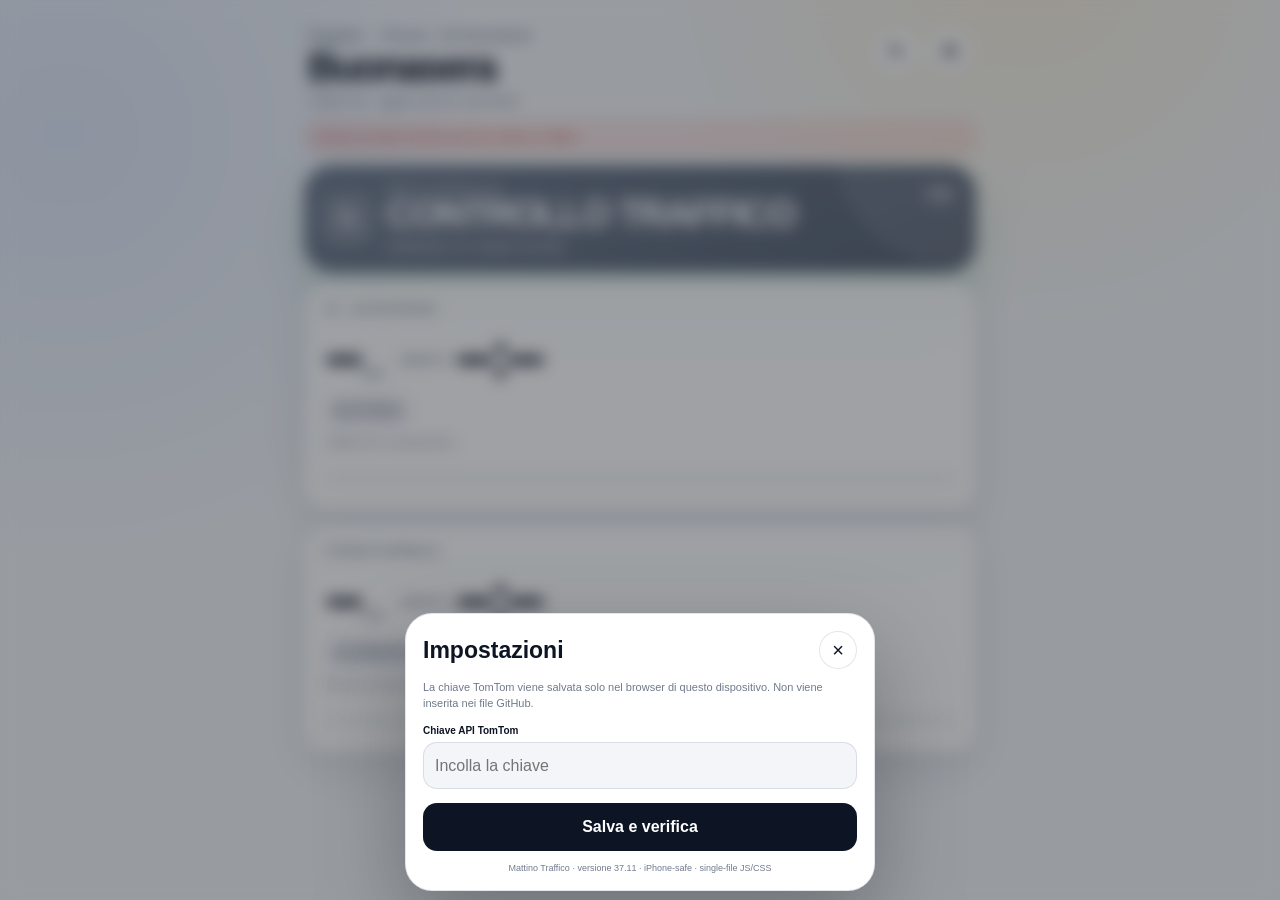
<file: v37.11-stable-backup.html>
<!doctype html>
<html lang="it">
<head>
<meta charset="utf-8">
<meta http-equiv="Cache-Control" content="no-cache, no-store, must-revalidate">
<meta http-equiv="Pragma" content="no-cache">
<meta http-equiv="Expires" content="0">
<meta name="viewport" content="width=device-width,initial-scale=1,viewport-fit=cover">
<meta name="theme-color" content="#f4f6f9" media="(prefers-color-scheme: light)">
<meta name="theme-color" content="#0c0f14" media="(prefers-color-scheme: dark)">
<meta name="color-scheme" content="light dark">
<meta name="apple-mobile-web-app-capable" content="yes">
<meta name="apple-mobile-web-app-status-bar-style" content="black-translucent">
<meta name="apple-mobile-web-app-title" content="Mattino">
<meta name="format-detection" content="telephone=no">
<link rel="manifest" href="./manifest.webmanifest">
<link rel="apple-touch-icon" href="./icon-180.png">
<link rel="icon" href="./icon-192.png" type="image/png">
<title>Mattino · Traffico</title>
<style>
:root{
  --bg:#f3f5f8;--panel:rgba(255,255,255,.78);--panelSolid:#fff;--ink:#0d1424;--muted:#707a8d;
  --line:rgba(110,124,150,.20);--green:#22bb67;--green2:#079454;--red:#f15047;--red2:#c93232;
  --orange:#ff912f;--blue:#197cff;--shadow:0 16px 45px rgba(30,45,72,.10);
}
@media(prefers-color-scheme:dark){
  :root{--bg:#0c0f14;--panel:rgba(25,29,38,.78);--panelSolid:#171b23;--ink:#f4f7fb;--muted:#9aa5b8;
    --line:rgba(255,255,255,.11);--shadow:0 20px 55px rgba(0,0,0,.30)}
}
*{box-sizing:border-box}
html,body{margin:0;min-height:100%;background:
  radial-gradient(circle at 80% -5%,rgba(255,198,88,.17),transparent 28%),
  radial-gradient(circle at 5% 15%,rgba(59,126,255,.10),transparent 30%),var(--bg);
  color:var(--ink);font-family:-apple-system,BlinkMacSystemFont,"SF Pro Display","Segoe UI",sans-serif;
  -webkit-font-smoothing:antialiased}
body{min-height:100dvh;overflow-x:hidden}
button,input,a{font:inherit}
button,a{-webkit-tap-highlight-color:transparent}
.app{width:min(100%,560px);margin:0 auto;min-height:100dvh;padding:
  max(14px,env(safe-area-inset-top)) max(13px,env(safe-area-inset-right))
  max(18px,env(safe-area-inset-bottom)) max(13px,env(safe-area-inset-left))}
.header{display:flex;align-items:flex-start;justify-content:space-between;gap:12px;padding:4px 4px 12px}
.eyebrow{font-size:13px;color:var(--muted);font-weight:650}
h1{font-size:40px;line-height:.96;letter-spacing:-.055em;margin:5px 0 8px;font-weight:820}
.meta{font-size:12px;color:var(--muted)}
.actions{display:flex;gap:8px}
.circle{width:45px;height:45px;border-radius:50%;border:1px solid var(--line);background:var(--panel);
  color:var(--ink);display:grid;place-items:center;backdrop-filter:blur(20px);-webkit-backdrop-filter:blur(20px);
  box-shadow:inset 0 1px 0 rgba(255,255,255,.35);cursor:pointer;font-size:20px}
.circle:active{transform:scale(.97)}

.weather{display:grid;grid-template-columns:1fr 1fr;gap:8px;margin-bottom:10px}
.weatherCard{background:var(--panel);border:1px solid var(--line);border-radius:18px;padding:10px 12px;
  display:flex;align-items:center;justify-content:space-between;backdrop-filter:blur(20px);-webkit-backdrop-filter:blur(20px);box-shadow:var(--shadow)}
.weatherName{font-size:10px;font-weight:800;letter-spacing:.07em;color:var(--muted)}
.weatherValue{font-size:25px;font-weight:820;margin-top:2px;letter-spacing:-.04em}
.weatherIcon{font-size:27px}

.decision{border-radius:28px;padding:18px;color:#fff;position:relative;overflow:hidden;margin-bottom:10px;box-shadow:0 20px 48px rgba(28,130,82,.20)}
.decision.a1{background:linear-gradient(145deg,var(--green),var(--green2))}
.decision.noa1{background:linear-gradient(145deg,var(--red),var(--red2));box-shadow:0 20px 48px rgba(196,49,46,.22)}
.decision.tie{background:linear-gradient(145deg,#687386,#4f596a);box-shadow:0 20px 48px rgba(60,70,88,.18)}
.decision.loading{background:linear-gradient(145deg,#748093,#5c6676)}
.decision:after{content:"";position:absolute;width:230px;height:230px;border-radius:50%;right:-90px;top:-130px;background:rgba(255,255,255,.09)}
.decisionTop{display:flex;align-items:center;gap:12px;position:relative;z-index:1}
.decisionIcon{width:52px;height:52px;border-radius:17px;background:rgba(255,255,255,.16);display:grid;place-items:center;font-size:27px}
.decisionKicker{font-size:9px;font-weight:800;letter-spacing:.12em;text-transform:uppercase;opacity:.82}
.decisionTitle{font-size:31px;font-weight:900;line-height:1;letter-spacing:-.05em;margin-top:2px}
.decisionSub{font-size:13px;margin-top:6px;opacity:.95}
.live{margin-left:auto;align-self:flex-start;border-radius:999px;padding:6px 8px;background:rgba(255,255,255,.15);font-size:9px;font-weight:800}

.routes{display:grid;grid-template-columns:1fr;gap:10px}
.route{background:var(--panel);border:1px solid var(--line);border-radius:24px;padding:15px;box-shadow:var(--shadow);
  backdrop-filter:blur(22px);-webkit-backdrop-filter:blur(22px);min-height:178px}
.route.recommended{outline:2px solid rgba(34,187,103,.68);outline-offset:-2px}
.routeName{font-size:11px;font-weight:850;letter-spacing:.08em;text-transform:uppercase;color:var(--muted)}
.routeTime{font-size:52px;font-weight:900;letter-spacing:-.065em;line-height:.95;margin-top:10px}
.routeUnit{font-size:12px;font-weight:750;color:var(--muted);margin-left:3px}
.routeMain{display:flex;align-items:baseline;gap:16px;flex-wrap:nowrap;margin-top:10px}
.routeMetric{padding:0;min-width:0}
.routeMetric+.routeMetric{border-left:0}
.routeMetricLabel{display:none}
.routeEta{font-size:52px!important;font-weight:900;color:var(--ink);line-height:.95;letter-spacing:-.065em;white-space:nowrap}
.routeEta span{display:inline;font-size:11px;font-weight:850;letter-spacing:.09em;color:var(--muted);margin-right:7px;text-transform:uppercase;vertical-align:middle}
.routeStatus{display:inline-flex;align-items:center;gap:6px;margin-top:10px;font-size:12px;font-weight:900;border-radius:999px;padding:8px 11px;letter-spacing:.02em}
.ok{background:rgba(34,187,103,.12);color:#13884c}.warn{background:rgba(255,145,47,.14);color:#c56c18}.bad{background:rgba(241,80,71,.13);color:#c83b37}.neutral{background:rgba(110,124,150,.12);color:var(--muted)}
.routeStatus.ok{background:linear-gradient(135deg,#23bd69,#089455);color:#fff;box-shadow:0 8px 18px rgba(8,148,85,.20)}
.routeStatus.warn{background:linear-gradient(135deg,#ffa13a,#e67a16);color:#fff;box-shadow:0 8px 18px rgba(230,122,22,.20)}
.routeStatus.bad{background:linear-gradient(135deg,#f05249,#c92f2f);color:#fff;box-shadow:0 8px 20px rgba(201,47,47,.25)}
.routeDetail{font-size:11px;color:var(--muted);line-height:1.35;margin-top:9px;min-height:30px}
.diff{font-size:12px;font-weight:800;margin-top:7px}

.trafficBar{height:7px;border-radius:999px;background:rgba(120,130,150,.13);overflow:hidden;margin-top:10px}
.trafficFill{height:100%;width:0;border-radius:inherit;transition:width .35s ease;background:var(--green)}
.trafficFill.warn{background:var(--orange)}.trafficFill.bad{background:var(--red)}

.waze{display:flex;align-items:center;justify-content:center;text-decoration:none;min-height:54px;margin-top:10px;border-radius:19px;background:#0a76f6;color:#fff;font-weight:820;font-size:15px;box-shadow:0 15px 34px rgba(10,118,246,.20)}
.note{font-size:10px;color:var(--muted);text-align:center;margin:8px 12px 0;line-height:1.35}
.error{display:none;margin:0 0 10px;border:1px solid rgba(241,80,71,.24);background:rgba(241,80,71,.10);color:#bd3935;border-radius:15px;padding:9px 11px;font-size:11px;line-height:1.35}
.error.show{display:block}

.modal{display:none;position:fixed;inset:0;z-index:1000;background:rgba(7,11,19,.38);backdrop-filter:blur(8px);-webkit-backdrop-filter:blur(8px);align-items:flex-end;justify-content:center;padding:9px}
.modal.open{display:flex}
.sheet{width:min(100%,470px);background:var(--panelSolid);border:1px solid var(--line);border-radius:27px;padding:17px;box-shadow:0 35px 90px rgba(0,0,0,.28);padding-bottom:max(17px,env(safe-area-inset-bottom))}
.sheetHead{display:flex;align-items:center;justify-content:space-between}
.sheetTitle{font-size:23px;font-weight:850}
.sheet p{font-size:11px;color:var(--muted);line-height:1.45}
label{display:block;font-size:10px;font-weight:820;margin:13px 0 6px}
input{width:100%;height:47px;border-radius:14px;border:1px solid var(--line);background:var(--bg);color:var(--ink);padding:0 11px;font-size:16px}
.save{width:100%;height:48px;border:0;border-radius:14px;background:var(--ink);color:var(--panelSolid);font-weight:820;margin-top:14px}
.sheetMsg{font-size:10px;color:var(--muted);margin-top:8px}.version{text-align:center;color:var(--muted);font-size:9px;margin-top:12px}

@media(max-height:720px){
 .app{padding-top:max(7px,env(safe-area-inset-top))}.header{padding-bottom:8px}h1{font-size:33px;margin:3px 0 5px}
 .weather{margin-bottom:7px}.weatherCard{padding:7px 10px}.weatherValue{font-size:21px}.weatherIcon{font-size:22px}
 .decision{padding:13px;border-radius:22px;margin-bottom:7px}.decisionIcon{width:43px;height:43px;border-radius:13px;font-size:22px}
 .decisionTitle{font-size:25px}.decisionSub{font-size:11px;margin-top:4px}
 .routes{gap:8px}.route{padding:12px;border-radius:20px;min-height:154px}.routeTime{font-size:43px;margin-top:0}.routeEta{font-size:43px!important}.routeMetric{padding:0}
 .routeStatus{margin-top:7px;padding:6px 8px;font-size:10px}.routeDetail{font-size:10px;margin-top:6px}.trafficBar{margin-top:7px}
 .waze{min-height:47px;margin-top:7px}.note{margin-top:5px}
}
@media(min-width:760px){
 .app{width:min(100%,720px);padding:24px}.routes{grid-template-columns:1fr;gap:14px}.route{min-height:190px;padding:20px}.routeTime{font-size:64px}.routeEta{font-size:64px!important}.decisionTitle{font-size:38px}
}
</style>
</head>
<body>
<main class="app">
  <header class="header">
    <div>
      <div class="eyebrow">Reggello → Firenze · Via Panciatichi</div>
      <h1 id="greeting">Buongiorno</h1>
      <div id="meta" class="meta">Traffico live · aggiornamento automatico</div>
    </div>
    <div class="actions">
      <button id="refreshBtn" class="circle" type="button" aria-label="Aggiorna">↻</button>
      <button id="settingsBtn" class="circle" type="button" aria-label="Impostazioni">⚙︎</button>
    </div>
  </header>

  

  <div id="errorBox" class="error"></div>

  <section id="decision" class="decision loading" aria-live="polite">
    <div class="decisionTop">
      <div id="decisionIcon" class="decisionIcon">↻</div>
      <div>
        <div class="decisionKicker">SCELTA CONSIGLIATA</div>
        <div id="decisionTitle" class="decisionTitle">CONTROLLO TRAFFICO</div>
        <div id="decisionSub" class="decisionSub">Confronto A1 e strada normale…</div>
      </div>
      <div id="decisionLive" class="live">LIVE</div>
    </div>
  </section>

  <section class="routes">
    <article id="a1Card" class="route">
      <div class="routeName">A1 · AUTOSTRADA</div>
      <div class="routeMain"><div><span id="a1Time" class="routeTime">--</span><span class="routeUnit">min</span></div><div id="a1Eta" class="routeEta"><span>ARRIVO</span>--:--</div></div>
      <div id="a1Status" class="routeStatus neutral">IN ATTESA</div>
      <div id="a1Detail" class="routeDetail">Traffico A1 in caricamento…</div>
      <div class="trafficBar"><div id="a1Bar" class="trafficFill"></div></div>
      <div id="a1Diff" class="diff"></div>
    </article>

    <article id="normalCard" class="route">
      <div class="routeName">STRADA NORMALE</div>
      <div class="routeMain"><div><span id="normalTime" class="routeTime">--</span><span class="routeUnit">min</span></div><div id="normalEta" class="routeEta"><span>ARRIVO</span>--:--</div></div>
      <div id="normalStatus" class="routeStatus neutral">ALTERNATIVA</div>
      <div id="normalDetail" class="routeDetail">Percorso senza autostrada</div>
      <div class="trafficBar"><div id="normalBar" class="trafficFill"></div></div>
      <div id="normalDiff" class="diff"></div>
    </article>
  </section>
</main>

<div id="settingsDialog" class="modal" aria-hidden="true">
  <form id="settingsForm" class="sheet">
    <div class="sheetHead">
      <div class="sheetTitle">Impostazioni</div>
      <button id="closeBtn" class="circle" type="button" style="width:38px;height:38px">×</button>
    </div>
    <p>La chiave TomTom viene salvata solo nel browser di questo dispositivo. Non viene inserita nei file GitHub.</p>
    <label for="tomtomKey">Chiave API TomTom</label>
    <input id="tomtomKey" type="password" autocomplete="off" autocapitalize="off" spellcheck="false" placeholder="Incolla la chiave">
    <button class="save" type="submit">Salva e verifica</button>
    <div id="sheetMsg" class="sheetMsg"></div>
    <div class="version">Mattino Traffico · versione 37.11 · iPhone-safe · single-file JS/CSS</div>
  </form>
</div>

<script>
(()=>{
"use strict";
const BUILD="37.11";
const $=s=>document.querySelector(s);
const HOME_ADDR="Via J. F. Kennedy 9, Reggello, Firenze, Italia";
const WORK_ADDR="Via Panciatichi 17, Firenze, Italia";
const NORMAL_VIAS=[
 {lat:43.77477,lon:11.43109}, // Pontassieve
 {lat:43.79028,lon:11.39310}, // Sieci
 {lat:43.78437,lon:11.36114}, // Compiobbi
 {lat:43.76646,lon:11.31282}  // Rovezzano
];
const INCISA={lat:43.66393,lon:11.45768};
const A1_CHIANTI={lat:43.73004,lon:11.33241};
const FIRENZE_SUD={lat:43.74225,lon:11.28054};

const KEY_STORE="morning.tomtomApiKey.v30";
const POS_STORE="morning.positions.v36";
const DATA_STORE="morning.lastTraffic.v37";
const REFRESH_MS=5*60*1000;

const ui={
 greeting:$("#greeting"),meta:$("#meta"),refresh:$("#refreshBtn"),settings:$("#settingsBtn"),error:$("#errorBox"),
 decision:$("#decision"),decisionIcon:$("#decisionIcon"),decisionTitle:$("#decisionTitle"),decisionSub:$("#decisionSub"),decisionLive:$("#decisionLive"),
 a1Card:$("#a1Card"),normalCard:$("#normalCard"),a1Time:$("#a1Time"),normalTime:$("#normalTime"),a1Eta:$("#a1Eta"),normalEta:$("#normalEta"),
 a1Status:$("#a1Status"),normalStatus:$("#normalStatus"),a1Detail:$("#a1Detail"),normalDetail:$("#normalDetail"),
 a1Bar:$("#a1Bar"),normalBar:$("#normalBar"),a1Diff:$("#a1Diff"),normalDiff:$("#normalDiff"),
 dialog:$("#settingsDialog"),form:$("#settingsForm"),close:$("#closeBtn"),key:$("#tomtomKey"),sheetMsg:$("#sheetMsg")
};

let busy=false,timer=null;

function safeGet(k){try{return window.localStorage ? localStorage.getItem(k) : ""}catch(e){return ""}}
function safeSet(k,v){try{if(window.localStorage)localStorage.setItem(k,v);return true}catch(e){return false}}
function safeRemove(k){try{if(window.localStorage)localStorage.removeItem(k)}catch(e){}}

window.addEventListener("error",function(e){
  try{
    var msg=String((e&&e.message)||"");
    if(!msg || msg==="Script error." || msg==="Script error") return;
    showError("Errore iPhone v"+BUILD+": "+msg);
  }catch(_){}
});
window.addEventListener("unhandledrejection",function(e){
  try{
    var msg=(e.reason && e.reason.message)?e.reason.message:String(e.reason||"errore");
    showError("Errore iPhone v"+BUILD+": "+msg);
  }catch(_){}
});

function clock(d=new Date()){
 return new Intl.DateTimeFormat("it-IT",{hour:"2-digit",minute:"2-digit",hourCycle:"h23"}).format(d);
}
function etaClock(minutes,baseTs=Date.now()){
 const base=Number(baseTs)||Date.now();
 return clock(new Date(base+Math.max(0,Number(minutes)||0)*60000));
}
function greeting(){
 const h=Number(new Intl.DateTimeFormat("en",{hour:"2-digit",hourCycle:"h23",timeZone:"Europe/Rome"}).format(new Date()));
 ui.greeting.textContent=h<12?"Buongiorno":h<18?"Buon pomeriggio":"Buonasera";
}
function showError(msg=""){ui.error.textContent=msg;ui.error.classList.toggle("show",!!msg)}
function setStatus(el,text,kind){el.textContent=text;el.className="routeStatus "+kind}
function setBar(el,pct,kind){el.style.width=Math.max(3,Math.min(100,pct))+"%";el.className="trafficFill "+(kind||"")}

function migrateKey(){
 let key=safeGet(KEY_STORE)||safeGet("commute.tomtomApiKey.v1")||"";
 if(!key){
  for(const old of ["morningCfgV25","morningMilanoV23","morningMilanoV22","morningMilanoV21","morningMilanoV20"]){
   try{const o=JSON.parse(safeGet(old)||"{}");if(o.tomtom){key=o.tomtom;break}}catch(e){}
  }
 }
 if(key)safeSet(KEY_STORE,key);
 return key;
}
function getKey(){return safeGet(KEY_STORE)||migrateKey()||""}

async function geocode(address){
 const key=getKey();
 const u="https://api.tomtom.com/search/2/geocode/"+encodeURIComponent(address)+".json?key="+encodeURIComponent(key)+"&limit=1&countrySet=IT&language=it-IT";
 var r;
 try{r=await fetch(u,{cache:"no-store",mode:"cors"});}
 catch(e){throw new Error("Safari non riesce a collegarsi a TomTom (rete/CORS)");}
 if(!r.ok)throw new Error("TomTom geocoding HTTP "+r.status);
 const j=await r.json();
 if(!j.results || !j.results.length)throw new Error("Indirizzo non trovato");
 return j.results[0].position;
}
async function positions(){
 try{
  const p=JSON.parse(safeGet(POS_STORE)||"null");
  if(p && p.home && p.home.lat && p.work && p.work.lat)return p;
 }catch(e){}
 const [home,work]=await Promise.all([geocode(HOME_ADDR),geocode(WORK_ADDR)]);
 const p={home,work};safeSet(POS_STORE,JSON.stringify(p));return p;
}
async function routes(points,{avoidMotorways=false,maxAlternatives=0}={}){
 const key=getKey();
 const locs=points.map(p=>`${p.lat},${p.lon}`).join(":");
 const q=new URLSearchParams({
  key,traffic:"true",travelMode:"car",routeType:"fastest",
  computeTravelTimeFor:"all",routeRepresentation:"polyline",departAt:"now"
 });
 q.set("sectionType","motorway");
 if(avoidMotorways)q.set("avoid","motorways");
 if(maxAlternatives)q.set("maxAlternatives",String(maxAlternatives));
 const url=`https://api.tomtom.com/routing/1/calculateRoute/${locs}/json?${q}`;
 let lastError=null;
 for(let attempt=0;attempt<3;attempt++){
  if(attempt)await new Promise(resolve=>setTimeout(resolve,attempt===1?700:1600));
  let r;
  try{r=await fetch(url,{cache:"no-store",mode:"cors"});}
  catch(e){lastError=new Error("Safari non riesce a collegarsi a TomTom (rete/CORS)");continue;}
  if(r.ok){
   const j=await r.json(),found=Array.isArray(j.routes)?j.routes.filter(x=>x&&x.summary):[];
   if(!found.length)throw new Error("TomTom non ha restituito un percorso");
   return found;
  }
  let m="";
  try{const j=await r.json();m=(j&&j.detailedError&&j.detailedError.message)||(j&&j.error&&j.error.description)||""}catch(e){}
  lastError=new Error(`TomTom Routing ${r.status}${m?": "+m:""}`);
  if(r.status!==429&&r.status<500)throw lastError;
 }
 throw lastError||new Error("TomTom temporaneamente non disponibile");
}
async function route(points,opt={}){
 const found=await routes(points,opt);
 return found[0];
}
function mins(sec){return Math.max(1,Math.round(Number(sec||0)/60))}
function formatDuration(total){
 total=Math.max(0,Math.round(Number(total)||0));
 if(total<60)return {value:String(total),unit:"min",long:total+" min"};
 const h=Math.floor(total/60),m=total%60;
 return {value:h+" ora"+(h!==1?"e":"")+(m?" "+String(m).padStart(2,"0"):""),unit:m?"min":"",long:h+" ora"+(h!==1?"e":"")+(m?" e "+m+" minuti":"")};
}
function parseRoute(route){
 const s=route.summary;
 const current=mins(s.travelTimeInSeconds);
 const delayReal=Math.max(0,Math.round(Number(s.trafficDelayInSeconds||0)/60));
 const noTraffic=s.noTrafficTravelTimeInSeconds?mins(s.noTrafficTravelTimeInSeconds):Math.max(1,current-delayReal);
 const ratio=current/Math.max(1,noTraffic);
 const sections=Array.isArray(route.sections)?route.sections:[];
 const motorway=sections.some(x=>String(x.sectionType||"").toLowerCase()==="motorway");
 return {current,delay:delayReal,noTraffic,ratio,motorway};
}
function knownA1ClosureNow(){
 const now=Date.now();
 const start=Date.parse("2026-09-22T22:00:00+02:00");
 const end=Date.parse("2026-09-23T05:00:00+02:00");
 return now>=start && now<end;
}
function a1Level(x){
 if(knownA1ClosureNow())return {text:"CHIUSA PER LAVORI",kind:"bad",icon:"⛔",closed:true};
 if(!x.motorway)return {text:"NON PERCORRIBILE",kind:"bad",icon:"⛔",closed:true};
 if(x.delay>=30||x.ratio>=1.65)return {text:"BLOCCATA",kind:"bad",icon:"⛔"};
 if(x.delay>=15||x.ratio>=1.40)return {text:"CODA PESANTE",kind:"bad",icon:"🔴"};
 if(x.delay>=7||x.ratio>=1.20)return {text:"RALLENTATA",kind:"warn",icon:"🟠"};
 return {text:"SCORREVOLE",kind:"ok",icon:"🟢"};
}
function normalLevel(x){
 if(x.delay>=20||x.ratio>=1.45)return {text:"RALLENTATA",kind:"bad"};
 if(x.delay>=8||x.ratio>=1.22)return {text:"TRAFFICO",kind:"warn"};
 return {text:"SCORREVOLE",kind:"ok"};
}
function choice(a1,norm){
 const blocked=knownA1ClosureNow()||!a1.motorway||a1.delay>=30||a1.ratio>=1.65;
 if(blocked)return "NOA1";
 const d=a1.current-norm.current;
 if(d<=-2)return "A1";
 if(d>=2)return "NOA1";
 return "TIE";
}
function renderTraffic(data,state="live"){
 const {a1,norm}=data, c=choice(a1,norm), al=a1Level(a1), nl=normalLevel(norm);
 const diff=Math.abs(a1.current-norm.current);

 const a1Fmt=formatDuration(a1.current), normFmt=formatDuration(norm.current);
 ui.a1Time.textContent=a1Fmt.value; ui.normalTime.textContent=normFmt.value;
 const a1Unit=ui.a1Time.nextElementSibling, normUnit=ui.normalTime.nextElementSibling;
 if(a1Unit)a1Unit.textContent=a1Fmt.unit;
 if(normUnit)normUnit.textContent=normFmt.unit;
 const baseTs=Number(data.ts)||Date.now();
 ui.a1Eta.innerHTML="<span>ARRIVO</span>"+etaClock(a1.current,baseTs);
 ui.normalEta.innerHTML="<span>ARRIVO</span>"+etaClock(norm.current,baseTs);
 setStatus(ui.a1Status,al.icon+" "+al.text,al.kind);
 setStatus(ui.normalStatus,nl.text,nl.kind);
 ui.a1Detail.textContent=knownA1ClosureNow()?"⛔ Tratto Incisa Reggello → Firenze Sud chiuso per lavori fino alle 05:00":(!a1.motorway?"⛔ A1 non percorribile: TomTom devia fuori autostrada":(a1.delay?`+${a1.delay} min per traffico · senza traffico ~${a1.noTraffic} min`:`nessun ritardo significativo · ~${a1.noTraffic} min senza traffico`));
 ui.normalDetail.textContent=(norm.motorway?"⚠ TomTom ha inserito un tratto autostradale · ":"Percorso più veloce senza autostrada · ")+(norm.delay?`+${norm.delay} min per traffico · senza traffico ~${norm.noTraffic} min`:`~${norm.noTraffic} min senza traffico`);
 setBar(ui.a1Bar,Math.min(100,15+a1.delay*2.7),al.kind);
 setBar(ui.normalBar,Math.min(100,15+norm.delay*2.7),nl.kind);
 ui.a1Card.classList.toggle("recommended",c==="A1");
 ui.normalCard.classList.toggle("recommended",c==="NOA1");

 ui.decision.className="decision "+(c==="A1"?"a1":c==="NOA1"?"noa1":"tie");
 ui.decisionLive.textContent=state==="live"?"LIVE":"ULTIMO DATO";
 if(c==="A1"){
   ui.decisionIcon.textContent="🛣️";
   ui.decisionTitle.textContent="A1";
   ui.decisionSub.textContent=`A1 ${formatDuration(a1.current).long} · normale ${formatDuration(norm.current).long} · risparmi ${diff} min`;
   ui.a1Diff.textContent=`${diff} min più veloce`;ui.normalDiff.textContent=`${diff} min più lenta`;
 } else if(c==="NOA1"){
   ui.decisionIcon.textContent=al.closed||al.text==="BLOCCATA"?"⛔":"↪️";
   ui.decisionTitle.textContent="STRADA NORMALE";
   ui.decisionSub.textContent=al.closed?`Normale ${formatDuration(norm.current).long}`:`Normale ${formatDuration(norm.current).long} · A1 ${formatDuration(a1.current).long}${diff?" · risparmi "+diff+" min":""}`;
   ui.a1Diff.textContent=al.closed?al.text:`${diff} min più lenta`;ui.normalDiff.textContent=al.closed?"Percorso consigliato":`${diff} min più veloce`;
 } else {
   ui.decisionIcon.textContent="≈";
   ui.decisionTitle.textContent="TEMPI SIMILI";
   ui.decisionSub.textContent=`A1 ${formatDuration(a1.current).long} · normale ${formatDuration(norm.current).long}`;
   ui.a1Diff.textContent="Tempi equivalenti";ui.normalDiff.textContent="Tempi equivalenti";
 }
}
function loadLast(){
 try{const d=JSON.parse(safeGet(DATA_STORE)||"null");if(d && d.a1 && d.norm){renderTraffic(d,"stale");return true}}catch(e){}
 return false;
}
async function refreshTraffic(){
 if(!getKey()){if(!loadLast())showError("Inserisci la chiave TomTom da ⚙︎ per attivare il traffico.");return false}
 const p=await positions();

 // Nessun waypoint artificiale: confronto reale casa -> lavoro.
 // A1: fino a 5 alternative dirette, scegliendo la più veloce che usa davvero l'autostrada.
 // Normale: percorso diretto più veloce con autostrade escluse.
 const [a1Options,normr]=await Promise.all([
   routes([p.home,p.work],{maxAlternatives:5}),
   route([p.home,p.work],{avoidMotorways:true})
 ]);
 const motorwayOptions=a1Options
   .map(raw=>({raw,parsed:parseRoute(raw)}))
   .filter(x=>x.parsed.motorway)
   .sort((a,b)=>a.parsed.current-b.parsed.current);
 let a1=motorwayOptions.length?motorwayOptions[0].parsed:null;
 if(!a1){
   const fallback=parseRoute(await route([p.home,INCISA,p.work]));
   if(fallback.motorway)a1=fallback;
 }
 const norm=parseRoute(normr);
 if(!a1||!a1.motorway)throw new Error("Percorso A1 non valido: TomTom non sta usando l'autostrada.");
 if(norm.motorway)throw new Error("Percorso normale non valido: TomTom ha inserito un tratto autostradale.");
 const data={a1,norm,ts:Date.now()};
 safeSet(DATA_STORE,JSON.stringify(data));
 renderTraffic(data,"live");
 ui.meta.textContent="Traffico live · aggiornato "+clock();
 return true;
}

async function refreshAll(){
 if(busy)return false;
 busy=true;ui.refresh.textContent="…";ui.refresh.disabled=true;showError("");
 let ok=false,errorMessage="";
 try{
   ok=await refreshTraffic();
 }catch(e){
   errorMessage=e&&e.message?e.message:"Traffico non disponibile";
   const cached=loadLast();
   ui.meta.textContent=cached?"Ultimo dato disponibile · nuovo tentativo automatico":"Traffico temporaneamente non disponibile";
   if(!cached){
     const serverError=/TomTom Routing (429|5\d\d)/.test(errorMessage);
     showError(serverError?"TomTom ha restituito un errore temporaneo. Riprovo automaticamente.":errorMessage);
   }
 }finally{
   busy=false;ui.refresh.textContent="↻";ui.refresh.disabled=false;
 }
 return ok;
}
function openSettings(){
 ui.key.value=getKey();ui.sheetMsg.textContent="";
 ui.dialog.classList.add("open");ui.dialog.setAttribute("aria-hidden","false");
 document.body.style.overflow="hidden";
}
function closeSettings(){
 ui.dialog.classList.remove("open");ui.dialog.setAttribute("aria-hidden","true");
 document.body.style.overflow="";
}
ui.settings.addEventListener("click",openSettings);ui.close.addEventListener("click",closeSettings);
ui.refresh.addEventListener("click",refreshAll);
ui.form.addEventListener("submit",async e=>{
 e.preventDefault();const k=ui.key.value.trim();
 if(!k){ui.sheetMsg.textContent="Inserisci la chiave TomTom.";return}
 safeSet(KEY_STORE,k);safeRemove(POS_STORE);ui.sheetMsg.textContent="Salvata. Verifico…";
 try{await refreshAll();ui.sheetMsg.textContent="Chiave salvata.";setTimeout(closeSettings,450)}
 catch(e){ui.sheetMsg.textContent=e.message||"Verifica non riuscita"}
});
ui.dialog.addEventListener("click",function(e){if(e.target===ui.dialog)closeSettings();});
document.addEventListener("visibilitychange",()=>{if(document.visibilityState==="visible")refreshAll()});

// Elimina il vecchio cache-first del solo progetto Dashboard: evita che iPhone riapra file obsoleti.
try{
 if("serviceWorker" in navigator){
   navigator.serviceWorker.getRegistrations().then(regs=>regs.forEach(r=>{
     try{if(String(r.scope||"").includes("/Dashboard/"))r.unregister();}catch(e){}
   })).catch(()=>{});
 }
 if("caches" in window){
   caches.keys().then(keys=>Promise.all(keys.filter(k=>k.startsWith("commute-dashboard-")).map(k=>caches.delete(k)))).catch(()=>{});
 }
}catch(e){}

greeting();setInterval(greeting,60000);loadLast();refreshAll();timer=setInterval(refreshAll,REFRESH_MS);
if(!getKey())setTimeout(openSettings,350);
})();
</script>
</body>
</html>
</file>
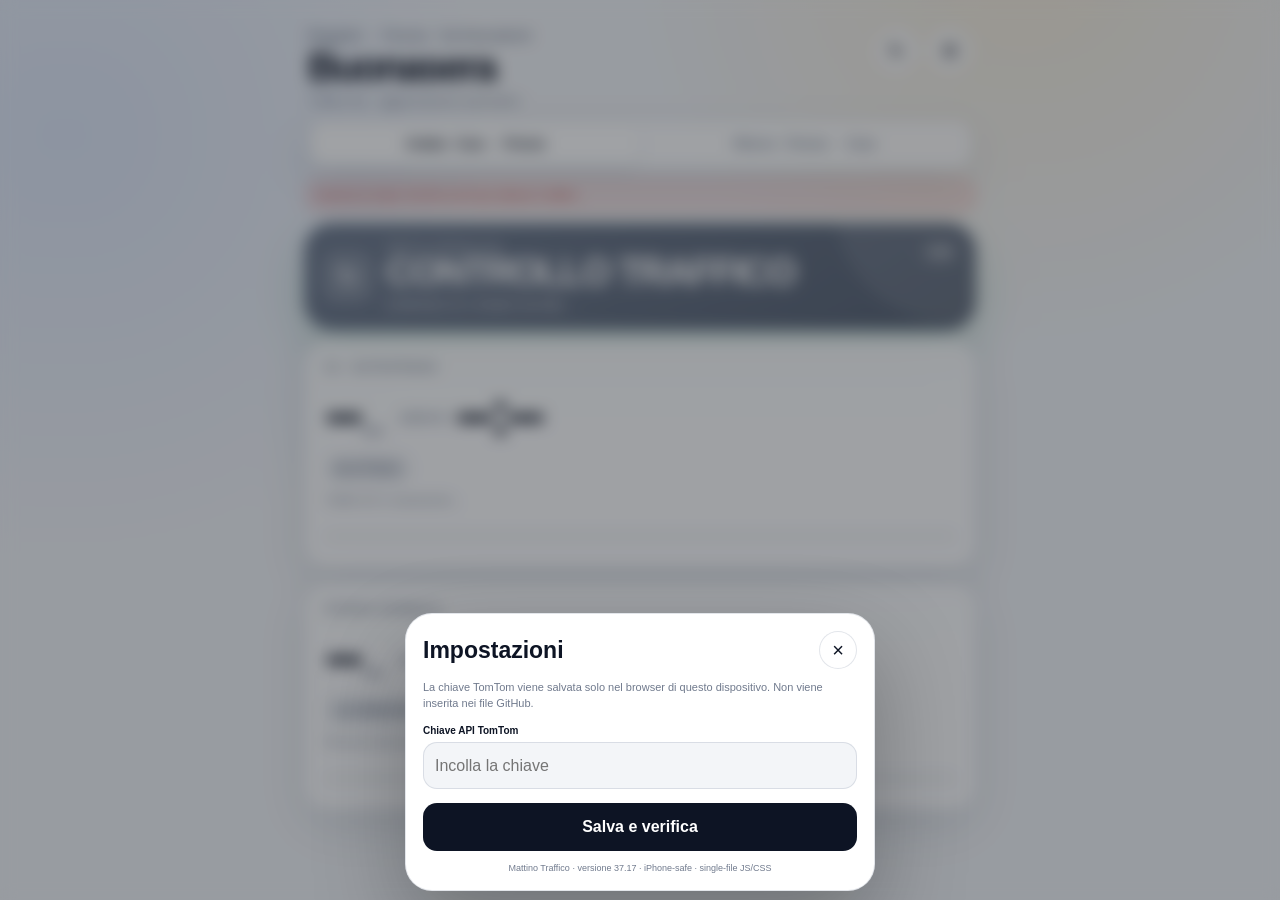
<file: v37.9.html>
<!doctype html>
<html lang="it">
<head>
<meta charset="utf-8">
<meta http-equiv="Cache-Control" content="no-cache, no-store, must-revalidate">
<meta http-equiv="Pragma" content="no-cache">
<meta http-equiv="Expires" content="0">
<meta name="viewport" content="width=device-width,initial-scale=1,viewport-fit=cover">
<meta name="theme-color" content="#f4f6f9" media="(prefers-color-scheme: light)">
<meta name="theme-color" content="#0c0f14" media="(prefers-color-scheme: dark)">
<meta name="color-scheme" content="light dark">
<meta name="apple-mobile-web-app-capable" content="yes">
<meta name="apple-mobile-web-app-status-bar-style" content="black-translucent">
<meta name="apple-mobile-web-app-title" content="Mattino">
<meta name="format-detection" content="telephone=no">
<link rel="manifest" href="./manifest.webmanifest">
<link rel="apple-touch-icon" href="./icon-180.png">
<link rel="icon" href="./icon-192.png" type="image/png">
<title>Mattino · Traffico</title>
<style>
:root{
  --bg:#f3f5f8;--panel:rgba(255,255,255,.78);--panelSolid:#fff;--ink:#0d1424;--muted:#707a8d;
  --line:rgba(110,124,150,.20);--green:#22bb67;--green2:#079454;--red:#f15047;--red2:#c93232;
  --orange:#ff912f;--blue:#197cff;--shadow:0 16px 45px rgba(30,45,72,.10);
}
@media(prefers-color-scheme:dark){
  :root{--bg:#0c0f14;--panel:rgba(25,29,38,.78);--panelSolid:#171b23;--ink:#f4f7fb;--muted:#9aa5b8;
    --line:rgba(255,255,255,.11);--shadow:0 20px 55px rgba(0,0,0,.30)}
}
*{box-sizing:border-box}
html,body{margin:0;min-height:100%;background:
  radial-gradient(circle at 80% -5%,rgba(255,198,88,.17),transparent 28%),
  radial-gradient(circle at 5% 15%,rgba(59,126,255,.10),transparent 30%),var(--bg);
  color:var(--ink);font-family:-apple-system,BlinkMacSystemFont,"SF Pro Display","Segoe UI",sans-serif;
  -webkit-font-smoothing:antialiased}
body{min-height:100dvh;overflow-x:hidden}
button,input,a{font:inherit}
button,a{-webkit-tap-highlight-color:transparent}
.app{width:min(100%,560px);margin:0 auto;min-height:100dvh;padding:
  max(14px,env(safe-area-inset-top)) max(13px,env(safe-area-inset-right))
  max(18px,env(safe-area-inset-bottom)) max(13px,env(safe-area-inset-left))}
.header{display:flex;align-items:flex-start;justify-content:space-between;gap:12px;padding:4px 4px 12px}
.eyebrow{font-size:13px;color:var(--muted);font-weight:650}
h1{font-size:40px;line-height:.96;letter-spacing:-.055em;margin:5px 0 8px;font-weight:820}
.meta{font-size:12px;color:var(--muted)}
.actions{display:flex;gap:8px}
.circle{width:45px;height:45px;border-radius:50%;border:1px solid var(--line);background:var(--panel);
  color:var(--ink);display:grid;place-items:center;backdrop-filter:blur(20px);-webkit-backdrop-filter:blur(20px);
  box-shadow:inset 0 1px 0 rgba(255,255,255,.35);cursor:pointer;font-size:20px}
.circle:active{transform:scale(.97)}
.directionSwitch{
 display:grid;grid-template-columns:1fr 1fr;gap:4px;margin:0 4px 10px;padding:4px;
 border-radius:16px;background:var(--panel);border:1px solid var(--line);
 backdrop-filter:blur(20px);-webkit-backdrop-filter:blur(20px);box-shadow:var(--shadow)
}
.directionBtn{
 min-height:38px;border:0;border-radius:12px;background:transparent;color:var(--muted);
 font-size:12px;font-weight:850;cursor:pointer
}
.directionBtn.active{
 background:var(--panelSolid);color:var(--ink);box-shadow:0 5px 14px rgba(30,45,72,.08),inset 0 1px 0 rgba(255,255,255,.45)
}
@media(prefers-color-scheme:dark){
 .directionBtn.active{background:rgba(255,255,255,.10);color:var(--ink);box-shadow:inset 0 1px 0 rgba(255,255,255,.08)}
}

.weather{display:grid;grid-template-columns:1fr 1fr;gap:8px;margin-bottom:10px}
.weatherCard{background:var(--panel);border:1px solid var(--line);border-radius:18px;padding:10px 12px;
  display:flex;align-items:center;justify-content:space-between;backdrop-filter:blur(20px);-webkit-backdrop-filter:blur(20px);box-shadow:var(--shadow)}
.weatherName{font-size:10px;font-weight:800;letter-spacing:.07em;color:var(--muted)}
.weatherValue{font-size:25px;font-weight:820;margin-top:2px;letter-spacing:-.04em}
.weatherIcon{font-size:27px}

.decision{border-radius:28px;padding:18px;color:#fff;position:relative;overflow:hidden;margin-bottom:10px;box-shadow:0 20px 48px rgba(28,130,82,.20)}
.decision.a1{background:linear-gradient(145deg,var(--green),var(--green2))}
.decision.noa1{background:linear-gradient(145deg,var(--red),var(--red2));box-shadow:0 20px 48px rgba(196,49,46,.22)}
.decision.tie{background:linear-gradient(145deg,#687386,#4f596a);box-shadow:0 20px 48px rgba(60,70,88,.18)}
.decision.loading{background:linear-gradient(145deg,#748093,#5c6676)}
.decision:after{content:"";position:absolute;width:230px;height:230px;border-radius:50%;right:-90px;top:-130px;background:rgba(255,255,255,.09)}
.decisionTop{display:flex;align-items:center;gap:12px;position:relative;z-index:1}
.decisionIcon{width:52px;height:52px;border-radius:17px;background:rgba(255,255,255,.16);display:grid;place-items:center;font-size:27px}
.decisionKicker{font-size:9px;font-weight:800;letter-spacing:.12em;text-transform:uppercase;opacity:.82}
.decisionTitle{font-size:31px;font-weight:900;line-height:1;letter-spacing:-.05em;margin-top:2px}
.decisionSub{font-size:13px;margin-top:6px;opacity:.95}
.live{margin-left:auto;align-self:flex-start;border-radius:999px;padding:6px 8px;background:rgba(255,255,255,.15);font-size:9px;font-weight:800}

.routes{display:grid;grid-template-columns:1fr;gap:10px}
.route{background:var(--panel);border:1px solid var(--line);border-radius:24px;padding:15px;box-shadow:var(--shadow);
  backdrop-filter:blur(22px);-webkit-backdrop-filter:blur(22px);min-height:178px}
.route.recommended{outline:2px solid rgba(34,187,103,.68);outline-offset:-2px}
.routeName{font-size:11px;font-weight:850;letter-spacing:.08em;text-transform:uppercase;color:var(--muted)}
.routeTime{font-size:52px;font-weight:900;letter-spacing:-.065em;line-height:.95;margin-top:10px}
.routeUnit{font-size:12px;font-weight:750;color:var(--muted);margin-left:3px}
.routeMain{display:flex;align-items:baseline;gap:16px;flex-wrap:nowrap;margin-top:10px}
.routeMetric{padding:0;min-width:0}
.routeMetric+.routeMetric{border-left:0}
.routeMetricLabel{display:none}
.routeEta{font-size:52px!important;font-weight:900;color:var(--ink);line-height:.95;letter-spacing:-.065em;white-space:nowrap}
.routeEta span{display:inline;font-size:11px;font-weight:850;letter-spacing:.09em;color:var(--muted);margin-right:7px;text-transform:uppercase;vertical-align:middle}
.routeStatus{display:inline-flex;align-items:center;gap:6px;margin-top:10px;font-size:12px;font-weight:900;border-radius:999px;padding:8px 11px;letter-spacing:.02em}
.ok{background:rgba(34,187,103,.12);color:#13884c}.warn{background:rgba(255,145,47,.14);color:#c56c18}.bad{background:rgba(241,80,71,.13);color:#c83b37}.neutral{background:rgba(110,124,150,.12);color:var(--muted)}
.routeStatus.ok{background:linear-gradient(135deg,#23bd69,#089455);color:#fff;box-shadow:0 8px 18px rgba(8,148,85,.20)}
.routeStatus.warn{background:linear-gradient(135deg,#ffa13a,#e67a16);color:#fff;box-shadow:0 8px 18px rgba(230,122,22,.20)}
.routeStatus.bad{background:linear-gradient(135deg,#f05249,#c92f2f);color:#fff;box-shadow:0 8px 20px rgba(201,47,47,.25)}
.routeDetail{font-size:11px;color:var(--muted);line-height:1.35;margin-top:9px;min-height:30px}
.diff{font-size:12px;font-weight:800;margin-top:7px}

.trafficBar{height:7px;border-radius:999px;background:rgba(120,130,150,.13);overflow:hidden;margin-top:10px}
.trafficFill{height:100%;width:0;border-radius:inherit;transition:width .35s ease;background:var(--green)}
.trafficFill.warn{background:var(--orange)}.trafficFill.bad{background:var(--red)}

.waze{display:flex;align-items:center;justify-content:center;text-decoration:none;min-height:54px;margin-top:10px;border-radius:19px;background:#0a76f6;color:#fff;font-weight:820;font-size:15px;box-shadow:0 15px 34px rgba(10,118,246,.20)}
.note{font-size:10px;color:var(--muted);text-align:center;margin:8px 12px 0;line-height:1.35}
.error{display:none;margin:0 0 10px;border:1px solid rgba(241,80,71,.24);background:rgba(241,80,71,.10);color:#bd3935;border-radius:15px;padding:9px 11px;font-size:11px;line-height:1.35}
.error.show{display:block}

.modal{display:none;position:fixed;inset:0;z-index:1000;background:rgba(7,11,19,.38);backdrop-filter:blur(8px);-webkit-backdrop-filter:blur(8px);align-items:flex-end;justify-content:center;padding:9px}
.modal.open{display:flex}
.sheet{width:min(100%,470px);background:var(--panelSolid);border:1px solid var(--line);border-radius:27px;padding:17px;box-shadow:0 35px 90px rgba(0,0,0,.28);padding-bottom:max(17px,env(safe-area-inset-bottom))}
.sheetHead{display:flex;align-items:center;justify-content:space-between}
.sheetTitle{font-size:23px;font-weight:850}
.sheet p{font-size:11px;color:var(--muted);line-height:1.45}
label{display:block;font-size:10px;font-weight:820;margin:13px 0 6px}
input{width:100%;height:47px;border-radius:14px;border:1px solid var(--line);background:var(--bg);color:var(--ink);padding:0 11px;font-size:16px}
.save{width:100%;height:48px;border:0;border-radius:14px;background:var(--ink);color:var(--panelSolid);font-weight:820;margin-top:14px}
.sheetMsg{font-size:10px;color:var(--muted);margin-top:8px}.version{text-align:center;color:var(--muted);font-size:9px;margin-top:12px}

@media(max-height:720px){
 .app{padding-top:max(7px,env(safe-area-inset-top))}.header{padding-bottom:8px}h1{font-size:33px;margin:3px 0 5px}
 .weather{margin-bottom:7px}.weatherCard{padding:7px 10px}.weatherValue{font-size:21px}.weatherIcon{font-size:22px}
 .decision{padding:13px;border-radius:22px;margin-bottom:7px}.decisionIcon{width:43px;height:43px;border-radius:13px;font-size:22px}
 .decisionTitle{font-size:25px}.decisionSub{font-size:11px;margin-top:4px}
 .routes{gap:8px}.route{padding:12px;border-radius:20px;min-height:154px}.routeTime{font-size:43px;margin-top:0}.routeEta{font-size:43px!important}.routeMetric{padding:0}
 .routeStatus{margin-top:7px;padding:6px 8px;font-size:10px}.routeDetail{font-size:10px;margin-top:6px}.trafficBar{margin-top:7px}
 .waze{min-height:47px;margin-top:7px}.note{margin-top:5px}
}
@media(min-width:760px){
 .app{width:min(100%,720px);padding:24px}.routes{grid-template-columns:1fr;gap:14px}.route{min-height:190px;padding:20px}.routeTime{font-size:64px}.routeEta{font-size:64px!important}.decisionTitle{font-size:38px}
}
</style>
</head>
<body>
<main class="app">
  <header class="header">
    <div>
      <div id="routeEyebrow" class="eyebrow">Reggello → Firenze · Via Panciatichi</div>
      <h1 id="greeting">Buongiorno</h1>
      <div id="meta" class="meta">Traffico live · aggiornamento automatico</div>
    </div>
    <div class="actions">
      <button id="refreshBtn" class="circle" type="button" aria-label="Aggiorna">↻</button>
      <button id="settingsBtn" class="circle" type="button" aria-label="Impostazioni">⚙︎</button>
    </div>
  </header>

  

  <div class="directionSwitch" role="tablist" aria-label="Direzione traffico">
    <button id="dirOut" class="directionBtn active" type="button" role="tab" aria-selected="true">Andata · Casa → Firenze</button>
    <button id="dirBack" class="directionBtn" type="button" role="tab" aria-selected="false">Ritorno · Firenze → Casa</button>
  </div>

  <div id="errorBox" class="error"></div>

  <section id="decision" class="decision loading" aria-live="polite">
    <div class="decisionTop">
      <div id="decisionIcon" class="decisionIcon">↻</div>
      <div>
        <div class="decisionKicker">SCELTA CONSIGLIATA</div>
        <div id="decisionTitle" class="decisionTitle">CONTROLLO TRAFFICO</div>
        <div id="decisionSub" class="decisionSub">Confronto A1 e strada normale…</div>
      </div>
      <div id="decisionLive" class="live">LIVE</div>
    </div>
  </section>

  <section class="routes">
    <article id="a1Card" class="route">
      <div class="routeName">A1 · AUTOSTRADA</div>
      <div class="routeMain"><div><span id="a1Time" class="routeTime">--</span><span class="routeUnit">min</span></div><div id="a1Eta" class="routeEta"><span>ARRIVO</span>--:--</div></div>
      <div id="a1Status" class="routeStatus neutral">IN ATTESA</div>
      <div id="a1Detail" class="routeDetail">Traffico A1 in caricamento…</div>
      <div class="trafficBar"><div id="a1Bar" class="trafficFill"></div></div>
      <div id="a1Diff" class="diff"></div>
    </article>

    <article id="normalCard" class="route">
      <div class="routeName">STRADA NORMALE</div>
      <div class="routeMain"><div><span id="normalTime" class="routeTime">--</span><span class="routeUnit">min</span></div><div id="normalEta" class="routeEta"><span>ARRIVO</span>--:--</div></div>
      <div id="normalStatus" class="routeStatus neutral">ALTERNATIVA</div>
      <div id="normalDetail" class="routeDetail">Percorso senza autostrada</div>
      <div class="trafficBar"><div id="normalBar" class="trafficFill"></div></div>
      <div id="normalDiff" class="diff"></div>
    </article>
  </section>
</main>

<div id="settingsDialog" class="modal" aria-hidden="true">
  <form id="settingsForm" class="sheet">
    <div class="sheetHead">
      <div class="sheetTitle">Impostazioni</div>
      <button id="closeBtn" class="circle" type="button" style="width:38px;height:38px">×</button>
    </div>
    <p>La chiave TomTom viene salvata solo nel browser di questo dispositivo. Non viene inserita nei file GitHub.</p>
    <label for="tomtomKey">Chiave API TomTom</label>
    <input id="tomtomKey" type="password" autocomplete="off" autocapitalize="off" spellcheck="false" placeholder="Incolla la chiave">
    <button class="save" type="submit">Salva e verifica</button>
    <div id="sheetMsg" class="sheetMsg"></div>
    <div class="version">Mattino Traffico · versione 37.17 · iPhone-safe · single-file JS/CSS</div>
  </form>
</div>

<script>
(()=>{
"use strict";
const BUILD="37.17";
const $=s=>document.querySelector(s);
const HOME_ADDR="Via J. F. Kennedy 9, Reggello, Firenze, Italia";
const WORK_ADDR="Via Panciatichi 17, Firenze, Italia";
const NORMAL_VIAS=[
 {lat:43.77477,lon:11.43109}, // Pontassieve
 {lat:43.79028,lon:11.39310}, // Sieci
 {lat:43.78437,lon:11.36114}, // Compiobbi
 {lat:43.76646,lon:11.31282}  // Rovezzano
];
const INCISA={lat:43.66393,lon:11.45768};
const A1_CHIANTI={lat:43.73004,lon:11.33241};
const FIRENZE_SUD={lat:43.74225,lon:11.28054};

const KEY_STORE="morning.tomtomApiKey.v30";
const POS_STORE="morning.positions.v36";
const DATA_STORE="morning.lastTraffic.v38";
const BACK_DATA_STORE="morning.lastTrafficReturn.v2";
const REFRESH_MS=5*60*1000;
let currentDirection="out";

const ui={
 greeting:$("#greeting"),eyebrow:$("#routeEyebrow"),meta:$("#meta"),refresh:$("#refreshBtn"),settings:$("#settingsBtn"),error:$("#errorBox"),
 dirOut:$("#dirOut"),dirBack:$("#dirBack"),
 decision:$("#decision"),decisionIcon:$("#decisionIcon"),decisionTitle:$("#decisionTitle"),decisionSub:$("#decisionSub"),decisionLive:$("#decisionLive"),
 a1Card:$("#a1Card"),normalCard:$("#normalCard"),a1Time:$("#a1Time"),normalTime:$("#normalTime"),a1Eta:$("#a1Eta"),normalEta:$("#normalEta"),
 a1Status:$("#a1Status"),normalStatus:$("#normalStatus"),a1Detail:$("#a1Detail"),normalDetail:$("#normalDetail"),
 a1Bar:$("#a1Bar"),normalBar:$("#normalBar"),a1Diff:$("#a1Diff"),normalDiff:$("#normalDiff"),
 dialog:$("#settingsDialog"),form:$("#settingsForm"),close:$("#closeBtn"),key:$("#tomtomKey"),sheetMsg:$("#sheetMsg")
};

let busy=false,timer=null;

function safeGet(k){try{return window.localStorage ? localStorage.getItem(k) : ""}catch(e){return ""}}
function safeSet(k,v){try{if(window.localStorage)localStorage.setItem(k,v);return true}catch(e){return false}}
function safeRemove(k){try{if(window.localStorage)localStorage.removeItem(k)}catch(e){}}

window.addEventListener("error",function(e){
  try{
    var msg=String((e&&e.message)||"");
    if(!msg || msg==="Script error." || msg==="Script error") return;
    showError("Errore iPhone v"+BUILD+": "+msg);
  }catch(_){}
});
window.addEventListener("unhandledrejection",function(e){
  try{
    var msg=(e.reason && e.reason.message)?e.reason.message:String(e.reason||"errore");
    showError("Errore iPhone v"+BUILD+": "+msg);
  }catch(_){}
});

function clock(d=new Date()){
 return new Intl.DateTimeFormat("it-IT",{hour:"2-digit",minute:"2-digit",hourCycle:"h23"}).format(d);
}
function etaClock(minutes,baseTs=Date.now()){
 const base=Number(baseTs)||Date.now();
 return clock(new Date(base+Math.max(0,Number(minutes)||0)*60000));
}
function greeting(){
 const h=Number(new Intl.DateTimeFormat("en",{hour:"2-digit",hourCycle:"h23",timeZone:"Europe/Rome"}).format(new Date()));
 ui.greeting.textContent=h<12?"Buongiorno":h<18?"Buon pomeriggio":"Buonasera";
}
function showError(msg=""){ui.error.textContent=msg;ui.error.classList.toggle("show",!!msg)}
function setStatus(el,text,kind){el.textContent=text;el.className="routeStatus "+kind}
function setBar(el,pct,kind){el.style.width=Math.max(3,Math.min(100,pct))+"%";el.className="trafficFill "+(kind||"")}

function activeStore(){return currentDirection==="back"?BACK_DATA_STORE:DATA_STORE}
function directionInfo(){
 return currentDirection==="back"
  ? {startKey:"work",endKey:"home",fallback:FIRENZE_SUD,label:"Firenze → Reggello",closure:"Firenze Sud → Incisa Reggello"}
  : {startKey:"home",endKey:"work",fallback:INCISA,label:"Reggello → Firenze · Via Panciatichi",closure:"Incisa Reggello → Firenze Sud"};
}
function setDirection(direction,refreshNow=true){
 currentDirection=direction==="back"?"back":"out";
 const out=currentDirection==="out";
 ui.dirOut.classList.toggle("active",out);
 ui.dirBack.classList.toggle("active",!out);
 ui.dirOut.setAttribute("aria-selected",out?"true":"false");
 ui.dirBack.setAttribute("aria-selected",out?"false":"true");
 ui.eyebrow.textContent=directionInfo().label;
 if(!loadLast()){
  ui.decision.className="decision loading";
  ui.decisionIcon.textContent="↻";
  ui.decisionTitle.textContent="CONTROLLO TRAFFICO";
  ui.decisionSub.textContent="Confronto A1 e strada normale…";
  ui.a1Time.textContent="--";ui.normalTime.textContent="--";
  ui.a1Eta.innerHTML="<span>ARRIVO</span>--:--";
  ui.normalEta.innerHTML="<span>ARRIVO</span>--:--";
 }
 if(refreshNow)refreshAll();
}

function migrateKey(){
 let key=safeGet(KEY_STORE)||safeGet("commute.tomtomApiKey.v1")||"";
 if(!key){
  for(const old of ["morningCfgV25","morningMilanoV23","morningMilanoV22","morningMilanoV21","morningMilanoV20"]){
   try{const o=JSON.parse(safeGet(old)||"{}");if(o.tomtom){key=o.tomtom;break}}catch(e){}
  }
 }
 if(key)safeSet(KEY_STORE,key);
 return key;
}
function getKey(){return safeGet(KEY_STORE)||migrateKey()||""}

async function geocode(address){
 const key=getKey();
 const u="https://api.tomtom.com/search/2/geocode/"+encodeURIComponent(address)+".json?key="+encodeURIComponent(key)+"&limit=1&countrySet=IT&language=it-IT";
 var r;
 try{r=await fetch(u,{cache:"no-store",mode:"cors"});}
 catch(e){throw new Error("Safari non riesce a collegarsi a TomTom (rete/CORS)");}
 if(!r.ok)throw new Error("TomTom geocoding HTTP "+r.status);
 const j=await r.json();
 if(!j.results || !j.results.length)throw new Error("Indirizzo non trovato");
 return j.results[0].position;
}
async function positions(){
 try{
  const p=JSON.parse(safeGet(POS_STORE)||"null");
  if(p && p.home && p.home.lat && p.work && p.work.lat)return p;
 }catch(e){}
 const [home,work]=await Promise.all([geocode(HOME_ADDR),geocode(WORK_ADDR)]);
 const p={home,work};safeSet(POS_STORE,JSON.stringify(p));return p;
}
async function routes(points,{avoidMotorways=false,maxAlternatives=0}={}){
 const key=getKey();
 const locs=points.map(p=>`${p.lat},${p.lon}`).join(":");
 const q=new URLSearchParams({
  key,traffic:"true",travelMode:"car",routeType:"fastest",
  computeTravelTimeFor:"all",routeRepresentation:"polyline",departAt:"now"
 });
 q.append("sectionType","motorway");
 q.append("sectionType","traffic");
 if(avoidMotorways)q.set("avoid","motorways");
 if(maxAlternatives)q.set("maxAlternatives",String(maxAlternatives));
 const url=`https://api.tomtom.com/routing/1/calculateRoute/${locs}/json?${q}`;
 let lastError=null;
 for(let attempt=0;attempt<3;attempt++){
  if(attempt)await new Promise(resolve=>setTimeout(resolve,attempt===1?700:1600));
  let r;
  try{r=await fetch(url,{cache:"no-store",mode:"cors"});}
  catch(e){lastError=new Error("Safari non riesce a collegarsi a TomTom (rete/CORS)");continue;}
  if(r.ok){
   const j=await r.json(),found=Array.isArray(j.routes)?j.routes.filter(x=>x&&x.summary):[];
   if(!found.length)throw new Error("TomTom non ha restituito un percorso");
   return found;
  }
  let m="";
  try{const j=await r.json();m=(j&&j.detailedError&&j.detailedError.message)||(j&&j.error&&j.error.description)||""}catch(e){}
  lastError=new Error(`TomTom Routing ${r.status}${m?": "+m:""}`);
  if(r.status!==429&&r.status<500)throw lastError;
 }
 throw lastError||new Error("TomTom temporaneamente non disponibile");
}
async function route(points,opt={}){
 const found=await routes(points,opt);
 return found[0];
}
function mins(sec){return Math.max(1,Math.round(Number(sec||0)/60))}
function formatDuration(total){
 total=Math.max(0,Math.round(Number(total)||0));
 if(total<60)return {value:String(total),unit:"min",long:total+" min"};
 const h=Math.floor(total/60),m=total%60;
 return {value:h+" ora"+(h!==1?"e":"")+(m?" "+String(m).padStart(2,"0"):""),unit:m?"min":"",long:h+" ora"+(h!==1?"e":"")+(m?" e "+m+" minuti":"")};
}
function parseRoute(route){
 const s=route.summary;
 const current=mins(s.travelTimeInSeconds);
 const delayReal=Math.max(0,Math.round(Number(s.trafficDelayInSeconds||0)/60));
 const noTraffic=s.noTrafficTravelTimeInSeconds?mins(s.noTrafficTravelTimeInSeconds):Math.max(1,current-delayReal);
 const ratio=current/Math.max(1,noTraffic);
 const sections=Array.isArray(route.sections)?route.sections:[];
 const motorway=sections.some(x=>String(x.sectionType||"").toLowerCase()==="motorway");
 const trafficSections=sections.filter(x=>String(x.sectionType||"").toLowerCase()==="traffic");
 const closed=trafficSections.some(x=>String(x.simpleCategory||"").toUpperCase()==="ROAD_CLOSURE");
 return {current,delay:delayReal,noTraffic,ratio,motorway,closed};
}
function incidentBBox(){
 const pts=[INCISA,A1_CHIANTI,FIRENZE_SUD];
 const pad=.025;
 const lats=pts.map(p=>p.lat),lons=pts.map(p=>p.lon);
 return [
  Math.min(...lons)-pad,
  Math.min(...lats)-pad,
  Math.max(...lons)+pad,
  Math.max(...lats)+pad
 ].map(x=>Number(x.toFixed(6))).join(",");
}
async function fetchA1Incidents(){
 const key=getKey();
 if(!key)return [];
 const fields="{incidents{type,geometry{type,coordinates},properties{id,iconCategory,magnitudeOfDelay,events{description,code,iconCategory},startTime,endTime,from,to,length,delay,roadNumbers,timeValidity,lastReportTime}}}";
 const q=new URLSearchParams({
  key,
  bbox:incidentBBox(),
  fields,
  language:"it-IT",
  timeValidityFilter:"present",
  categoryFilter:"1,3,7,8,9,14"
 });
 const url="https://api.tomtom.com/traffic/services/5/incidentDetails?"+q;
 try{
  const r=await fetch(url,{cache:"no-store",mode:"cors"});
  if(!r.ok)return [];
  const j=await r.json();
  return Array.isArray(j.incidents)?j.incidents:[];
 }catch(e){
  return [];
 }
}
function incidentCategoryName(n){
 return ({1:"INCIDENTE",3:"PERICOLO",7:"CORSIA CHIUSA",8:"CHIUSURA",9:"LAVORI",14:"VEICOLO IN AVARIA"})[Number(n)]||"";
}
function relevantA1Incident(incidents){
 const all=(Array.isArray(incidents)?incidents:[]).map(i=>{
  const p=i&&i.properties?i.properties:{};
  const roads=Array.isArray(p.roadNumbers)?p.roadNumbers.map(x=>String(x).toUpperCase().replace(/\s/g,"")):[];
  const ev=Array.isArray(p.events)?p.events:[];
  const cats=[p.iconCategory,...ev.map(x=>x&&x.iconCategory)].map(Number).filter(Number.isFinite);
  const descriptions=ev.map(x=>String((x&&x.description)||"").trim()).filter(Boolean);
  return {raw:i,properties:p,roads,cats,descriptions};
 }).filter(x=>x.roads.some(r=>r==="A1"||r.includes("A1")));
 if(!all.length)return null;
 const priority=x=>{
  if(x.cats.includes(9))return 60;
  if(x.cats.includes(1))return 50;
  if(x.cats.includes(8))return 45;
  if(x.cats.includes(7))return 35;
  if(x.cats.includes(14))return 25;
  if(x.cats.includes(3))return 15;
  return 0;
 };
 all.sort((a,b)=>priority(b)-priority(a));
 const x=all[0],cat=x.cats.find(v=>[9,1,8,7,14,3].includes(v));
 return {
  category:Number(cat)||Number(x.properties.iconCategory)||0,
  label:incidentCategoryName(cat||x.properties.iconCategory),
  description:x.descriptions[0]||"",
  from:String(x.properties.from||""),
  to:String(x.properties.to||""),
  lastReportTime:String(x.properties.lastReportTime||"")
 };
}
function closureState(data){
 const closed=!!(data&&data.a1&&data.a1.closed);
 const incident=data&&data.a1Incident?data.a1Incident:null;
 let text="CHIUSA",reason="";
 if(closed&&incident){
  if(incident.category===9){text="CHIUSA PER LAVORI";reason="Lavori segnalati da TomTom";}
  else if(incident.category===1){text="CHIUSA PER INCIDENTE";reason="Incidente segnalato da TomTom";}
  else if(incident.category===14){text="CHIUSA · VEICOLO IN AVARIA";reason="Veicolo in avaria segnalato da TomTom";}
  else if(incident.category===7){text="CHIUSA · CORSIA CHIUSA";reason="Chiusura di corsia segnalata da TomTom";}
  else {reason=incident.label?incident.label.charAt(0)+incident.label.slice(1).toLowerCase()+" segnalata da TomTom":"";}
 }
 const detail=closed
  ?"⛔ "+(reason||"Chiusura segnalata da TomTom sul percorso A1")+(incident&&incident.description?" · "+incident.description:"")
  :"";
 return {closed,text,detail,incident};
}
function a1Level(x,closure){
 if(closure.closed)return {text:closure.text||"CHIUSA",kind:"bad",icon:"⛔",closed:true};
 if(!x.motorway)return {text:"NON PERCORRIBILE",kind:"bad",icon:"⛔",closed:true};
 if(x.delay>=30||x.ratio>=1.65)return {text:"MOLTO RALLENTATA",kind:"bad",icon:"🔴"};
 if(x.delay>=15||x.ratio>=1.40)return {text:"CODA PESANTE",kind:"bad",icon:"🔴"};
 if(x.delay>=7||x.ratio>=1.20)return {text:"RALLENTATA",kind:"warn",icon:"🟠"};
 return {text:"SCORREVOLE",kind:"ok",icon:"🟢"};
}
function normalLevel(x){
 if(x.delay>=20||x.ratio>=1.45)return {text:"RALLENTATA",kind:"bad"};
 if(x.delay>=8||x.ratio>=1.22)return {text:"TRAFFICO",kind:"warn"};
 return {text:"SCORREVOLE",kind:"ok"};
}
function choice(a1,norm,closure){
 const blocked=closure.closed||!a1.motorway||a1.delay>=30||a1.ratio>=1.65;
 if(blocked)return "NOA1";
 const d=a1.current-norm.current;
 if(d<=-2)return "A1";
 if(d>=2)return "NOA1";
 return "TIE";
}
function renderTraffic(data,state="live"){
 const {a1,norm}=data, closure=closureState(data), c=choice(a1,norm,closure), al=a1Level(a1,closure), nl=normalLevel(norm);
 const diff=Math.abs(a1.current-norm.current);

 const a1Fmt=formatDuration(a1.current), normFmt=formatDuration(norm.current);
 ui.a1Time.textContent=a1Fmt.value; ui.normalTime.textContent=normFmt.value;
 const a1Unit=ui.a1Time.nextElementSibling, normUnit=ui.normalTime.nextElementSibling;
 if(a1Unit)a1Unit.textContent=a1Fmt.unit;
 if(normUnit)normUnit.textContent=normFmt.unit;
 const baseTs=Number(data.ts)||Date.now();
 ui.a1Eta.innerHTML="<span>ARRIVO</span>"+etaClock(a1.current,baseTs);
 ui.normalEta.innerHTML="<span>ARRIVO</span>"+etaClock(norm.current,baseTs);
 setStatus(ui.a1Status,al.icon+" "+al.text,al.kind);
 setStatus(ui.normalStatus,nl.text,nl.kind);
 ui.a1Detail.textContent=closure.closed?closure.detail:(!a1.motorway?"⛔ A1 non percorribile: TomTom devia fuori autostrada":(a1.delay?`+${a1.delay} min per traffico · senza traffico ~${a1.noTraffic} min`:`nessun ritardo significativo · ~${a1.noTraffic} min senza traffico`));
 ui.normalDetail.textContent=(norm.motorway?"⚠ TomTom ha inserito un tratto autostradale · ":"Percorso più veloce senza autostrada · ")+(norm.delay?`+${norm.delay} min per traffico · senza traffico ~${norm.noTraffic} min`:`~${norm.noTraffic} min senza traffico`);
 setBar(ui.a1Bar,Math.min(100,15+a1.delay*2.7),al.kind);
 setBar(ui.normalBar,Math.min(100,15+norm.delay*2.7),nl.kind);
 ui.a1Card.classList.toggle("recommended",c==="A1");
 ui.normalCard.classList.toggle("recommended",c==="NOA1");

 ui.decision.className="decision "+(c==="A1"?"a1":c==="NOA1"?"noa1":"tie");
 ui.decisionLive.textContent=state==="live"?"LIVE":"ULTIMO DATO";
 if(c==="A1"){
   ui.decisionIcon.textContent="🛣️";
   ui.decisionTitle.textContent="A1";
   ui.decisionSub.textContent=`A1 ${formatDuration(a1.current).long} · normale ${formatDuration(norm.current).long} · risparmi ${diff} min`;
   ui.a1Diff.textContent=`${diff} min più veloce`;ui.normalDiff.textContent=`${diff} min più lenta`;
 } else if(c==="NOA1"){
   ui.decisionIcon.textContent=al.closed?"⛔":"↪️";
   ui.decisionTitle.textContent="STRADA NORMALE";
   ui.decisionSub.textContent=al.closed?`Normale ${formatDuration(norm.current).long}`:`Normale ${formatDuration(norm.current).long} · A1 ${formatDuration(a1.current).long}${diff?" · risparmi "+diff+" min":""}`;
   ui.a1Diff.textContent=al.closed?al.text:`${diff} min più lenta`;ui.normalDiff.textContent=al.closed?"Percorso consigliato":`${diff} min più veloce`;
 } else {
   ui.decisionIcon.textContent="≈";
   ui.decisionTitle.textContent="TEMPI SIMILI";
   ui.decisionSub.textContent=`A1 ${formatDuration(a1.current).long} · normale ${formatDuration(norm.current).long}`;
   ui.a1Diff.textContent="Tempi equivalenti";ui.normalDiff.textContent="Tempi equivalenti";
 }
}
function loadLast(){
 try{const d=JSON.parse(safeGet(activeStore())||"null");if(d && d.a1 && d.norm){renderTraffic(d,"stale");return true}}catch(e){}
 return false;
}
async function refreshTraffic(){
 if(!getKey()){if(!loadLast())showError("Inserisci la chiave TomTom da ⚙︎ per attivare il traffico.");return false}
 const p=await positions();
 const info=directionInfo();
 const start=p[info.startKey],end=p[info.endKey];

 // Stessa logica stabile 37.11 in entrambe le direzioni:
 // fino a 5 alternative dirette per A1 + percorso diretto con autostrade escluse.
 const [a1Options,normr]=await Promise.all([
   routes([start,end],{maxAlternatives:5}),
   route([start,end],{avoidMotorways:true})
 ]);
 const motorwayOptions=a1Options
   .map(raw=>({raw,parsed:parseRoute(raw)}))
   .filter(x=>x.parsed.motorway)
   .sort((a,b)=>a.parsed.current-b.parsed.current);
 let a1=motorwayOptions.length?motorwayOptions[0].parsed:null;
 if(!a1){
   const fallback=parseRoute(await route([start,info.fallback,end]));
   if(fallback.motorway)a1=fallback;
 }
 const norm=parseRoute(normr);
 if(!a1||!a1.motorway)throw new Error("Percorso A1 non valido: TomTom non sta usando l'autostrada.");
 if(norm.motorway)throw new Error("Percorso normale non valido: TomTom ha inserito un tratto autostradale.");
 const incidents=await fetchA1Incidents();
 const a1Incident=relevantA1Incident(incidents);
 const data={a1,norm,a1Incident,ts:Date.now()};
 safeSet(activeStore(),JSON.stringify(data));
 renderTraffic(data,"live");
 ui.meta.textContent="Traffico live · aggiornato "+clock();
 return true;
}

async function refreshAll(){
 if(busy)return false;
 busy=true;ui.refresh.textContent="…";ui.refresh.disabled=true;showError("");
 let ok=false,errorMessage="";
 try{
   ok=await refreshTraffic();
 }catch(e){
   errorMessage=e&&e.message?e.message:"Traffico non disponibile";
   const cached=loadLast();
   ui.meta.textContent=cached?"Ultimo dato disponibile · nuovo tentativo automatico":"Traffico temporaneamente non disponibile";
   if(!cached){
     const serverError=/TomTom Routing (429|5\d\d)/.test(errorMessage);
     showError(serverError?"TomTom ha restituito un errore temporaneo. Riprovo automaticamente.":errorMessage);
   }
 }finally{
   busy=false;ui.refresh.textContent="↻";ui.refresh.disabled=false;
 }
 return ok;
}
function openSettings(){
 ui.key.value=getKey();ui.sheetMsg.textContent="";
 ui.dialog.classList.add("open");ui.dialog.setAttribute("aria-hidden","false");
 document.body.style.overflow="hidden";
}
function closeSettings(){
 ui.dialog.classList.remove("open");ui.dialog.setAttribute("aria-hidden","true");
 document.body.style.overflow="";
}
ui.settings.addEventListener("click",openSettings);ui.close.addEventListener("click",closeSettings);
ui.dirOut.addEventListener("click",()=>setDirection("out"));
ui.dirBack.addEventListener("click",()=>setDirection("back"));
ui.refresh.addEventListener("click",refreshAll);
ui.form.addEventListener("submit",async e=>{
 e.preventDefault();const k=ui.key.value.trim();
 if(!k){ui.sheetMsg.textContent="Inserisci la chiave TomTom.";return}
 safeSet(KEY_STORE,k);safeRemove(POS_STORE);ui.sheetMsg.textContent="Salvata. Verifico…";
 try{await refreshAll();ui.sheetMsg.textContent="Chiave salvata.";setTimeout(closeSettings,450)}
 catch(e){ui.sheetMsg.textContent=e.message||"Verifica non riuscita"}
});
ui.dialog.addEventListener("click",function(e){if(e.target===ui.dialog)closeSettings();});
document.addEventListener("visibilitychange",()=>{if(document.visibilityState==="visible")refreshAll()});

// Elimina il vecchio cache-first del solo progetto Dashboard: evita che iPhone riapra file obsoleti.
try{
 if("serviceWorker" in navigator){
   navigator.serviceWorker.getRegistrations().then(regs=>regs.forEach(r=>{
     try{if(String(r.scope||"").includes("/Dashboard/"))r.unregister();}catch(e){}
   })).catch(()=>{});
 }
 if("caches" in window){
   caches.keys().then(keys=>Promise.all(keys.filter(k=>k.startsWith("commute-dashboard-")).map(k=>caches.delete(k)))).catch(()=>{});
 }
}catch(e){}

greeting();setDirection("out",false);setInterval(greeting,60000);loadLast();refreshAll();timer=setInterval(refreshAll,REFRESH_MS);
if(!getKey())setTimeout(openSettings,350);
})();
</script>
</body>
</html>
</file>
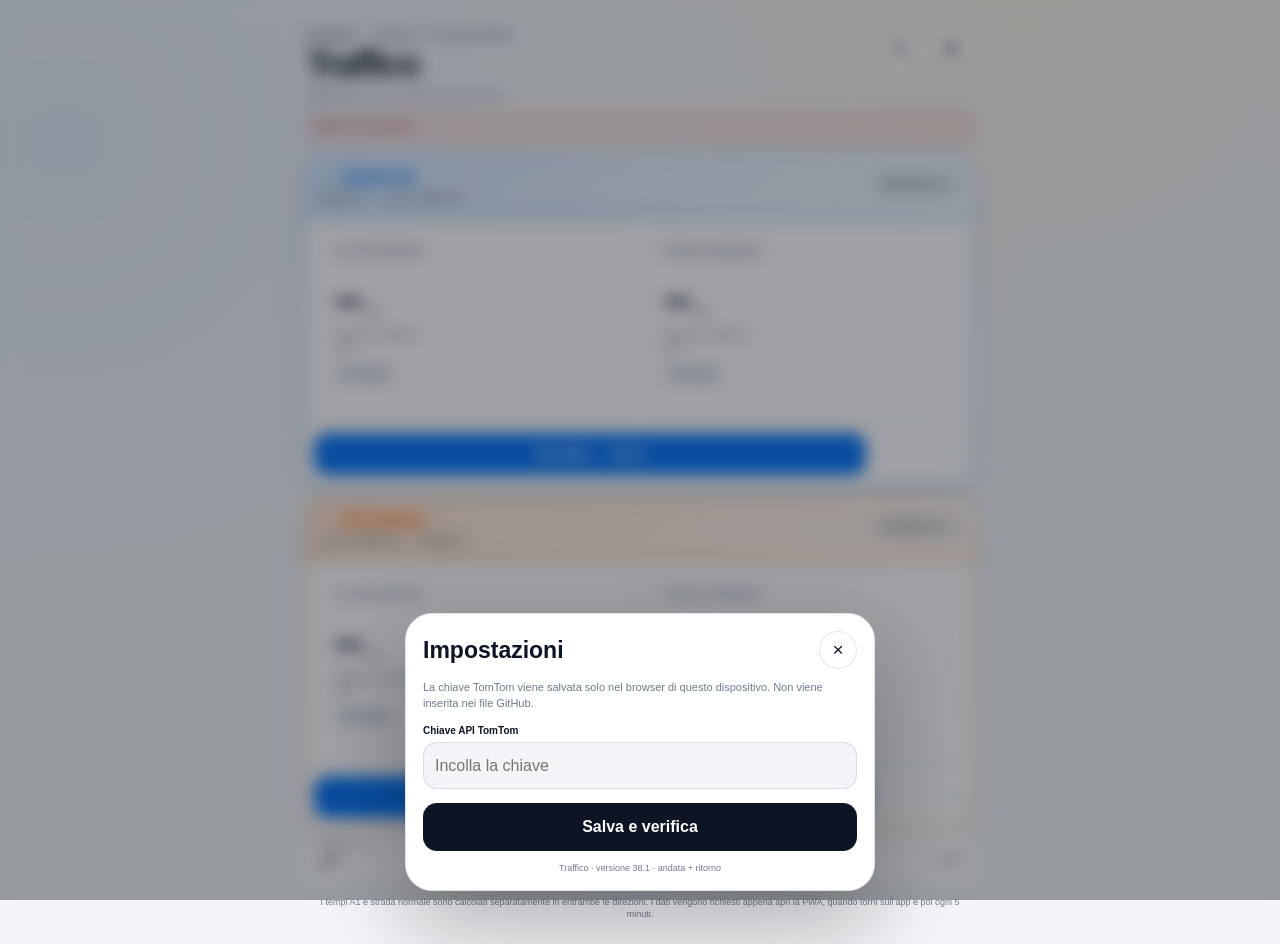
<file: v38-backup.html>
<!doctype html>
<html lang="it">
<head>
<meta charset="utf-8">
<meta http-equiv="Cache-Control" content="no-cache, no-store, must-revalidate">
<meta http-equiv="Pragma" content="no-cache">
<meta http-equiv="Expires" content="0">
<meta name="viewport" content="width=device-width,initial-scale=1,viewport-fit=cover">
<meta name="theme-color" content="#f4f6f9" media="(prefers-color-scheme: light)">
<meta name="theme-color" content="#0c0f14" media="(prefers-color-scheme: dark)">
<meta name="color-scheme" content="light dark">
<meta name="apple-mobile-web-app-capable" content="yes">
<meta name="apple-mobile-web-app-status-bar-style" content="black-translucent">
<meta name="apple-mobile-web-app-title" content="Traffico">
<meta name="format-detection" content="telephone=no">
<link rel="manifest" href="./manifest.webmanifest">
<link rel="apple-touch-icon" href="./icon-180.png">
<link rel="icon" href="./icon-192.png" type="image/png">
<title>Traffico · Andata e ritorno</title>
<style>
:root{
  --bg:#f3f5f8;--panel:rgba(255,255,255,.84);--panelSolid:#fff;--ink:#0d1424;--muted:#707a8d;
  --line:rgba(110,124,150,.20);--green:#22bb67;--green2:#079454;--red:#f15047;
  --orange:#ff7a1a;--blue:#147cff;--shadow:0 12px 34px rgba(30,45,72,.09);
}
@media(prefers-color-scheme:dark){
  :root{--bg:#0c0f14;--panel:rgba(25,29,38,.84);--panelSolid:#171b23;--ink:#f4f7fb;--muted:#9aa5b8;
    --line:rgba(255,255,255,.11);--shadow:0 15px 38px rgba(0,0,0,.28)}
}
*{box-sizing:border-box}
html,body{margin:0;min-height:100%;background:
  radial-gradient(circle at 80% -5%,rgba(255,198,88,.13),transparent 28%),
  radial-gradient(circle at 5% 15%,rgba(59,126,255,.08),transparent 30%),var(--bg);
  color:var(--ink);font-family:-apple-system,BlinkMacSystemFont,"SF Pro Display","Segoe UI",sans-serif;
  -webkit-font-smoothing:antialiased}
body{min-height:100dvh;overflow-x:hidden}
button,input,a{font:inherit}button,a{-webkit-tap-highlight-color:transparent}
.app{width:min(100%,560px);margin:0 auto;min-height:100dvh;padding:
  max(14px,env(safe-area-inset-top)) max(12px,env(safe-area-inset-right))
  max(18px,env(safe-area-inset-bottom)) max(12px,env(safe-area-inset-left))}
.header{display:flex;align-items:flex-start;justify-content:space-between;gap:10px;padding:4px 3px 10px}
.eyebrow{font-size:12px;color:var(--muted);font-weight:700}
h1{font-size:35px;line-height:1;letter-spacing:-.05em;margin:4px 0 7px;font-weight:850}
.meta{font-size:11px;color:var(--muted)}
.actions{display:flex;gap:7px}
.circle{width:43px;height:43px;border-radius:50%;border:1px solid var(--line);background:var(--panel);
 color:var(--ink);display:grid;place-items:center;backdrop-filter:blur(20px);-webkit-backdrop-filter:blur(20px);
 box-shadow:inset 0 1px 0 rgba(255,255,255,.3);cursor:pointer;font-size:19px}
.circle:active{transform:scale(.97)}

.weather{display:grid;grid-template-columns:1fr 1fr;gap:7px;margin-bottom:10px}
.weatherCard{background:var(--panel);border:1px solid var(--line);border-radius:16px;padding:9px 11px;
 display:flex;align-items:center;justify-content:space-between;backdrop-filter:blur(20px);-webkit-backdrop-filter:blur(20px)}
.weatherName{font-size:9px;font-weight:850;letter-spacing:.08em;color:var(--muted)}
.weatherValue{font-size:23px;font-weight:850;margin-top:1px;letter-spacing:-.04em}
.weatherIcon{font-size:24px}

.trip{border-radius:23px;overflow:hidden;border:1px solid var(--line);background:var(--panel);
 box-shadow:var(--shadow);backdrop-filter:blur(22px);-webkit-backdrop-filter:blur(22px)}
.trip+.trip{margin-top:12px}
.trip.outbound{border-color:rgba(20,124,255,.46)}
.trip.return{border-color:rgba(255,122,26,.55)}
.tripHead{display:flex;align-items:center;justify-content:space-between;gap:10px;padding:12px 13px}
.outbound .tripHead{background:linear-gradient(135deg,rgba(20,124,255,.17),rgba(20,124,255,.06));border-bottom:2px solid rgba(20,124,255,.55)}
.return .tripHead{background:linear-gradient(135deg,rgba(255,122,26,.20),rgba(255,122,26,.07));border-bottom:2px solid rgba(255,122,26,.62)}
.tripLabel{font-size:19px;font-weight:900;letter-spacing:-.02em}
.outbound .tripLabel{color:var(--blue)}.return .tripLabel{color:var(--orange)}
.tripPath{font-size:11px;font-weight:720;color:var(--muted);margin-top:2px}
.tripChoice{font-size:10px;font-weight:850;padding:6px 8px;border-radius:999px;background:rgba(110,124,150,.11);color:var(--muted);white-space:nowrap}
.tripChoice.a1{background:rgba(34,187,103,.13);color:#12894d}
.tripChoice.noa1{background:rgba(241,80,71,.12);color:#c63d38}
.tripChoice.tie{background:rgba(110,124,150,.13);color:var(--muted)}
.tripGrid{display:grid;grid-template-columns:1fr 1fr;gap:8px;padding:9px}

.route{min-width:0;background:rgba(255,255,255,.42);border:1px solid var(--line);border-radius:18px;padding:12px 10px;position:relative}
@media(prefers-color-scheme:dark){.route{background:rgba(11,15,21,.25)}}
.route.recommended{outline:2px solid rgba(34,187,103,.70);outline-offset:-2px}
.routeName{font-size:10px;font-weight:850;letter-spacing:.035em;color:var(--muted);min-height:24px}
.routeTimeLine{display:flex;align-items:baseline;gap:3px;margin-top:5px}
.routeTime{font-size:38px;font-weight:900;letter-spacing:-.06em;line-height:1}
.routeUnit{font-size:10px;font-weight:800;color:var(--muted)}
.routeEta{font-size:12px;font-weight:800;margin-top:7px}
.routeEta span{font-size:9px;color:var(--muted);font-weight:850;letter-spacing:.06em;display:block;margin-bottom:1px}
.routeStatus{display:inline-flex;align-items:center;gap:4px;margin-top:8px;font-size:9px;font-weight:850;border-radius:999px;padding:6px 7px;max-width:100%}
.ok{background:rgba(34,187,103,.12);color:#13884c}.warn{background:rgba(255,145,47,.14);color:#c56c18}
.bad{background:rgba(241,80,71,.13);color:#c83b37}.neutral{background:rgba(110,124,150,.12);color:var(--muted)}
.diff{font-size:9px;font-weight:800;margin-top:7px;min-height:12px;color:var(--muted)}
.tripFoot{display:flex;align-items:center;justify-content:space-between;gap:8px;padding:0 9px 9px}
.waze{display:flex;align-items:center;justify-content:center;text-decoration:none;min-height:42px;border-radius:14px;
 background:#0a76f6;color:#fff;font-weight:820;font-size:12px;padding:0 13px;flex:1}
.tripUpdated{font-size:9px;color:var(--muted);text-align:right;min-width:92px}

.error{display:none;margin:0 0 10px;border:1px solid rgba(241,80,71,.24);background:rgba(241,80,71,.10);
 color:#bd3935;border-radius:14px;padding:9px 11px;font-size:10px;line-height:1.35}
.error.show{display:block}
.note{font-size:9px;color:var(--muted);text-align:center;margin:8px 10px 0;line-height:1.35}

.modal{display:none;position:fixed;inset:0;z-index:1000;background:rgba(7,11,19,.38);
 backdrop-filter:blur(8px);-webkit-backdrop-filter:blur(8px);align-items:flex-end;justify-content:center;padding:9px}
.modal.open{display:flex}
.sheet{width:min(100%,470px);background:var(--panelSolid);border:1px solid var(--line);border-radius:27px;padding:17px;
 box-shadow:0 35px 90px rgba(0,0,0,.28);padding-bottom:max(17px,env(safe-area-inset-bottom))}
.sheetHead{display:flex;align-items:center;justify-content:space-between}.sheetTitle{font-size:23px;font-weight:850}
.sheet p{font-size:11px;color:var(--muted);line-height:1.45}
label{display:block;font-size:10px;font-weight:820;margin:13px 0 6px}
input{width:100%;height:47px;border-radius:14px;border:1px solid var(--line);background:var(--bg);color:var(--ink);padding:0 11px;font-size:16px}
.save{width:100%;height:48px;border:0;border-radius:14px;background:var(--ink);color:var(--panelSolid);font-weight:820;margin-top:14px}
.sheetMsg{font-size:10px;color:var(--muted);margin-top:8px}.version{text-align:center;color:var(--muted);font-size:9px;margin-top:12px}

@media(max-width:360px){
 h1{font-size:31px}.tripGrid{gap:6px;padding:7px}.route{padding:10px 8px}.routeTime{font-size:34px}
 .tripLabel{font-size:17px}.tripPath{font-size:10px}.tripChoice{font-size:9px}
}
@media(min-width:760px){
 .app{width:min(100%,720px);padding:24px}.tripGrid{gap:12px;padding:12px}.route{padding:16px}.routeTime{font-size:48px}
}
</style>
</head>
<body>
<main class="app">
  <header class="header">
    <div>
      <div class="eyebrow">Reggello ↔ Firenze · Via Panciatichi</div>
      <h1>Traffico</h1>
      <div id="meta" class="meta">Aggiornamento all’apertura e ogni 5 minuti</div>
    </div>
    <div class="actions">
      <button id="refreshBtn" class="circle" type="button" aria-label="Aggiorna">↻</button>
      <button id="settingsBtn" class="circle" type="button" aria-label="Impostazioni">⚙︎</button>
    </div>
  </header>

  <div id="errorBox" class="error"></div>

  <section class="trip outbound">
    <div class="tripHead">
      <div>
        <div class="tripLabel">→ ANDATA</div>
        <div class="tripPath">Reggello → Lavoro (Rifredi)</div>
      </div>
      <div id="outChoice" class="tripChoice">CONTROLLO…</div>
    </div>
    <div class="tripGrid">
      <article id="outA1Card" class="route">
        <div class="routeName">A1 AUTOSTRADA</div>
        <div class="routeTimeLine"><span id="outA1Time" class="routeTime">--</span><span class="routeUnit">min</span></div>
        <div id="outA1Eta" class="routeEta"><span>ARRIVO STIMATO</span>--:--</div>
        <div id="outA1Status" class="routeStatus neutral">IN ATTESA</div>
        <div id="outA1Diff" class="diff"></div>
      </article>
      <article id="outNormalCard" class="route">
        <div class="routeName">STRADA NORMALE</div>
        <div class="routeTimeLine"><span id="outNormalTime" class="routeTime">--</span><span class="routeUnit">min</span></div>
        <div id="outNormalEta" class="routeEta"><span>ARRIVO STIMATO</span>--:--</div>
        <div id="outNormalStatus" class="routeStatus neutral">IN ATTESA</div>
        <div id="outNormalDiff" class="diff"></div>
      </article>
    </div>
    <div class="tripFoot">
      <a class="waze" href="https://waze.com/ul?q=Via%20Panciatichi%2017%2C%20Firenze%2C%20Italia&navigate=yes" target="_blank" rel="noopener">Apri Waze → lavoro</a>
      <div id="outUpdated" class="tripUpdated">--:--</div>
    </div>
  </section>

  <section class="trip return">
    <div class="tripHead">
      <div>
        <div class="tripLabel">← RITORNO</div>
        <div class="tripPath">Lavoro (Rifredi) → Reggello</div>
      </div>
      <div id="backChoice" class="tripChoice">CONTROLLO…</div>
    </div>
    <div class="tripGrid">
      <article id="backA1Card" class="route">
        <div class="routeName">A1 AUTOSTRADA</div>
        <div class="routeTimeLine"><span id="backA1Time" class="routeTime">--</span><span class="routeUnit">min</span></div>
        <div id="backA1Eta" class="routeEta"><span>ARRIVO STIMATO</span>--:--</div>
        <div id="backA1Status" class="routeStatus neutral">IN ATTESA</div>
        <div id="backA1Diff" class="diff"></div>
      </article>
      <article id="backNormalCard" class="route">
        <div class="routeName">STRADA NORMALE</div>
        <div class="routeTimeLine"><span id="backNormalTime" class="routeTime">--</span><span class="routeUnit">min</span></div>
        <div id="backNormalEta" class="routeEta"><span>ARRIVO STIMATO</span>--:--</div>
        <div id="backNormalStatus" class="routeStatus neutral">IN ATTESA</div>
        <div id="backNormalDiff" class="diff"></div>
      </article>
    </div>
    <div class="tripFoot">
      <a class="waze" href="https://waze.com/ul?q=Via%20J.%20F.%20Kennedy%209%2C%20Reggello%2C%20Firenze%2C%20Italia&navigate=yes" target="_blank" rel="noopener">Apri Waze → casa</a>
      <div id="backUpdated" class="tripUpdated">--:--</div>
    </div>
  </section>

  <section class="weather">
    <div class="weatherCard">
      <div><div class="weatherName">REGGELLO</div><div id="regTemp" class="weatherValue">--°</div></div>
      <div id="regIcon" class="weatherIcon">—</div>
    </div>
    <div class="weatherCard">
      <div><div class="weatherName">FIRENZE</div><div id="firTemp" class="weatherValue">--°</div></div>
      <div id="firIcon" class="weatherIcon">—</div>
    </div>
  </section>

  <div class="note">I tempi A1 e strada normale sono calcolati separatamente in entrambe le direzioni. I dati vengono richiesti appena apri la PWA, quando torni sull’app e poi ogni 5 minuti.</div>
</main>

<div id="settingsDialog" class="modal" aria-hidden="true">
  <form id="settingsForm" class="sheet">
    <div class="sheetHead">
      <div class="sheetTitle">Impostazioni</div>
      <button id="closeBtn" class="circle" type="button" style="width:38px;height:38px">×</button>
    </div>
    <p>La chiave TomTom viene salvata solo nel browser di questo dispositivo. Non viene inserita nei file GitHub.</p>
    <label for="tomtomKey">Chiave API TomTom</label>
    <input id="tomtomKey" type="password" autocomplete="off" autocapitalize="off" spellcheck="false" placeholder="Incolla la chiave">
    <button class="save" type="submit">Salva e verifica</button>
    <div id="sheetMsg" class="sheetMsg"></div>
    <div class="version">Traffico · versione 38.1 · andata + ritorno</div>
  </form>
</div>

<script>
(()=>{
"use strict";
const BUILD="38.1";
const $=s=>document.querySelector(s);
const HOME_ADDR="Via J. F. Kennedy 9, Reggello, Firenze, Italia";
const WORK_ADDR="Via Panciatichi 17, Firenze, Italia";
const NORMAL_VIAS=[
 {lat:43.77477,lon:11.43109},
 {lat:43.79028,lon:11.39310},
 {lat:43.78437,lon:11.36114},
 {lat:43.76646,lon:11.31282}
];
const INCISA={lat:43.66393,lon:11.45768};
const FIRENZE_SUD={lat:43.74225,lon:11.28054};
const WEATHER={reg:{lat:43.6817,lon:11.5299},fir:{lat:43.7696,lon:11.2558}};
const KEY_STORE="morning.tomtomApiKey.v30";
const POS_STORE="morning.positions.v36";
const DATA_STORE="morning.lastTraffic.v38";
const REFRESH_MS=5*60*1000;

const ui={
 meta:$("#meta"),refresh:$("#refreshBtn"),settings:$("#settingsBtn"),error:$("#errorBox"),
 regTemp:$("#regTemp"),regIcon:$("#regIcon"),firTemp:$("#firTemp"),firIcon:$("#firIcon"),
 dialog:$("#settingsDialog"),form:$("#settingsForm"),close:$("#closeBtn"),key:$("#tomtomKey"),sheetMsg:$("#sheetMsg")
};
const trips={
 out:{
  choice:$("#outChoice"),a1Card:$("#outA1Card"),normalCard:$("#outNormalCard"),
  a1Time:$("#outA1Time"),normalTime:$("#outNormalTime"),a1Eta:$("#outA1Eta"),normalEta:$("#outNormalEta"),
  a1Status:$("#outA1Status"),normalStatus:$("#outNormalStatus"),a1Diff:$("#outA1Diff"),normalDiff:$("#outNormalDiff"),
  updated:$("#outUpdated")
 },
 back:{
  choice:$("#backChoice"),a1Card:$("#backA1Card"),normalCard:$("#backNormalCard"),
  a1Time:$("#backA1Time"),normalTime:$("#backNormalTime"),a1Eta:$("#backA1Eta"),normalEta:$("#backNormalEta"),
  a1Status:$("#backA1Status"),normalStatus:$("#backNormalStatus"),a1Diff:$("#backA1Diff"),normalDiff:$("#backNormalDiff"),
  updated:$("#backUpdated")
 }
};

let busy=false,timer=null;

function safeGet(k){try{return window.localStorage?localStorage.getItem(k):""}catch(e){return""}}
function safeSet(k,v){try{if(window.localStorage)localStorage.setItem(k,v);return true}catch(e){return false}}
function safeRemove(k){try{if(window.localStorage)localStorage.removeItem(k)}catch(e){}}
function clock(d=new Date()){return new Intl.DateTimeFormat("it-IT",{hour:"2-digit",minute:"2-digit",hourCycle:"h23"}).format(d)}
function etaClock(minutes,baseTs=Date.now()){
 const base=Number(baseTs)||Date.now();
 return clock(new Date(base+Math.max(0,Number(minutes)||0)*60000));
}
function showError(msg=""){ui.error.textContent=msg;ui.error.classList.toggle("show",!!msg)}
function setStatus(el,text,kind){el.textContent=text;el.className="routeStatus "+kind}

window.addEventListener("error",function(e){
 try{showError("Errore iPhone v"+BUILD+": "+(e.message||"errore JavaScript"))}catch(_){}
});
window.addEventListener("unhandledrejection",function(e){
 try{var msg=(e.reason&&e.reason.message)?e.reason.message:String(e.reason||"errore");showError("Errore iPhone v"+BUILD+": "+msg)}catch(_){}
});

function migrateKey(){
 let key=safeGet(KEY_STORE)||safeGet("commute.tomtomApiKey.v1")||"";
 if(!key){
  for(const old of ["morningCfgV25","morningMilanoV23","morningMilanoV22","morningMilanoV21","morningMilanoV20"]){
   try{const o=JSON.parse(safeGet(old)||"{}");if(o.tomtom){key=o.tomtom;break}}catch(e){}
  }
 }
 if(key)safeSet(KEY_STORE,key);
 return key;
}
function getKey(){return safeGet(KEY_STORE)||migrateKey()||""}

async function geocode(address){
 const key=getKey();
 const u="https://api.tomtom.com/search/2/geocode/"+encodeURIComponent(address)+".json?key="+encodeURIComponent(key)+"&limit=1&countrySet=IT&language=it-IT";
 let r;
 try{r=await fetch(u,{cache:"no-store",mode:"cors"})}catch(e){throw new Error("Safari non riesce a collegarsi a TomTom")}
 if(!r.ok)throw new Error("TomTom geocoding HTTP "+r.status);
 const j=await r.json();
 if(!j.results||!j.results.length)throw new Error("Indirizzo non trovato");
 return j.results[0].position;
}
async function positions(){
 try{
  const p=JSON.parse(safeGet(POS_STORE)||"null");
  if(p&&p.home&&p.home.lat&&p.work&&p.work.lat)return p;
 }catch(e){}
 const pair=await Promise.all([geocode(HOME_ADDR),geocode(WORK_ADDR)]);
 const p={home:pair[0],work:pair[1]};safeSet(POS_STORE,JSON.stringify(p));return p;
}
async function route(points,opt={}){
 const key=getKey(),avoidMotorways=!!opt.avoidMotorways;
 const locs=points.map(p=>p.lat+","+p.lon).join(":");
 const q=new URLSearchParams({
  key:key,traffic:"true",travelMode:"car",routeType:"fastest",
  computeTravelTimeFor:"all",routeRepresentation:"polyline",departAt:"now",sectionType:"motorway"
 });
 if(avoidMotorways)q.set("avoid","motorways");
 let r;
 try{r=await fetch("https://api.tomtom.com/routing/1/calculateRoute/"+locs+"/json?"+q.toString(),{cache:"no-store",mode:"cors"})}
 catch(e){throw new Error("Safari non riesce a collegarsi a TomTom")}
 if(!r.ok)throw new Error("TomTom Routing "+r.status);
 const j=await r.json(),rr=(j.routes&&j.routes[0])?j.routes[0]:null;
 if(!rr||!rr.summary)throw new Error("TomTom non ha restituito un percorso");
 return rr;
}
function mins(sec){return Math.max(1,Math.round(Number(sec||0)/60))}
function parseRoute(rr){
 const s=rr.summary,current=mins(s.travelTimeInSeconds);
 const delay=Math.max(0,Math.round(Number(s.trafficDelayInSeconds||0)/60));
 const noTraffic=s.noTrafficTravelTimeInSeconds?mins(s.noTrafficTravelTimeInSeconds):Math.max(1,current-delay);
 const ratio=current/Math.max(1,noTraffic);
 const motorway=(Array.isArray(rr.sections)?rr.sections:[]).some(x=>String(x.sectionType||"").toLowerCase()==="motorway");
 return {current:current,delay:delay,noTraffic:noTraffic,ratio:ratio,motorway:motorway};
}
function a1Level(x){
 if(x.delay>=30||x.ratio>=1.65)return{text:"BLOCCATA",kind:"bad",icon:"⛔"};
 if(x.delay>=15||x.ratio>=1.40)return{text:"CODA PESANTE",kind:"bad",icon:"🔴"};
 if(x.delay>=7||x.ratio>=1.20)return{text:"RALLENTATA",kind:"warn",icon:"🟠"};
 return{text:"SCORREVOLE",kind:"ok",icon:"🟢"};
}
function normalLevel(x){
 if(x.delay>=20||x.ratio>=1.45)return{text:"RALLENTATA",kind:"bad"};
 if(x.delay>=8||x.ratio>=1.22)return{text:"TRAFFICO",kind:"warn"};
 return{text:"SCORREVOLE",kind:"ok"};
}
function choice(a1,norm){
 if(a1.delay>=30||a1.ratio>=1.65)return"NOA1";
 const d=a1.current-norm.current;
 if(d<=-2)return"A1";
 if(d>=2)return"NOA1";
 return"TIE";
}
function renderTrip(which,pair,ts,state){
 const t=trips[which],a1=pair.a1,norm=pair.norm,c=choice(a1,norm),al=a1Level(a1),nl=normalLevel(norm);
 const diff=Math.abs(a1.current-norm.current);
 t.a1Time.textContent=a1.current;t.normalTime.textContent=norm.current;
 t.a1Eta.innerHTML="<span>ARRIVO STIMATO</span>"+etaClock(a1.current,ts);
 t.normalEta.innerHTML="<span>ARRIVO STIMATO</span>"+etaClock(norm.current,ts);
 setStatus(t.a1Status,al.icon+" "+al.text,al.kind);
 setStatus(t.normalStatus,nl.text,nl.kind);
 t.a1Card.classList.toggle("recommended",c==="A1");
 t.normalCard.classList.toggle("recommended",c==="NOA1");
 t.choice.className="tripChoice "+(c==="A1"?"a1":c==="NOA1"?"noa1":"tie");
 if(c==="A1"){
  t.choice.textContent="✓ A1";
  t.a1Diff.textContent=diff+" min più veloce";
  t.normalDiff.textContent=diff+" min più lenta";
 }else if(c==="NOA1"){
  t.choice.textContent="✓ NORMALE";
  t.a1Diff.textContent=diff+" min più lenta";
  t.normalDiff.textContent=diff+" min più veloce";
 }else{
  t.choice.textContent="TEMPI SIMILI";
  t.a1Diff.textContent="Tempi equivalenti";
  t.normalDiff.textContent="Tempi equivalenti";
 }
 t.updated.textContent=(state==="live"?"Aggiornato ":"Ultimo dato ")+clock(new Date(ts));
}
function renderTraffic(data,state="live"){
 renderTrip("out",data.out,data.ts,state);
 renderTrip("back",data.back,data.ts,state);
}
function loadLast(){
 try{
  const d=JSON.parse(safeGet(DATA_STORE)||"null");
  if(d&&d.out&&d.out.a1&&d.out.norm&&d.back&&d.back.a1&&d.back.norm){renderTraffic(d,"stale");return true}
 }catch(e){}
 return false;
}
async function ensureA1(rr,fallbackPoints){
 let parsed=parseRoute(rr);
 if(!parsed.motorway){
  try{
   const f=await route(fallbackPoints);
   const fp=parseRoute(f);
   if(fp.motorway)parsed=fp;
  }catch(e){}
 }
 return parsed;
}
async function refreshTraffic(){
 if(!getKey()){if(!loadLast())showError("Inserisci la chiave TomTom da ⚙︎ per attivare il traffico.");return false}
 const p=await positions();
 const rev=NORMAL_VIAS.slice().reverse();
 const all=await Promise.all([
  route([p.home,p.work]),
  route([p.home,...NORMAL_VIAS,p.work],{avoidMotorways:true}),
  route([p.work,p.home]),
  route([p.work,...rev,p.home],{avoidMotorways:true})
 ]);
 const pair=await Promise.all([
  ensureA1(all[0],[p.home,INCISA,p.work]),
  ensureA1(all[2],[p.work,FIRENZE_SUD,p.home])
 ]);
 const data={
  out:{a1:pair[0],norm:parseRoute(all[1])},
  back:{a1:pair[1],norm:parseRoute(all[3])},
  ts:Date.now()
 };
 safeSet(DATA_STORE,JSON.stringify(data));
 renderTraffic(data,"live");
 return true;
}
function weatherIcon(code){
 code=Number(code);if(code===0)return"☀️";if([1,2].includes(code))return"🌤️";if(code===3)return"☁️";
 if([45,48].includes(code))return"🌫️";if([51,53,55,56,57].includes(code))return"🌦️";
 if([61,63,65,66,67,80,81,82].includes(code))return"🌧️";if([71,73,75,77,85,86].includes(code))return"🌨️";
 if([95,96,99].includes(code))return"⛈️";return"🌥️";
}
async function weather(point){
 const q=new URLSearchParams({latitude:point.lat,longitude:point.lon,current:"temperature_2m,weather_code",timezone:"Europe/Rome"});
 let r;
 try{r=await fetch("https://api.open-meteo.com/v1/forecast?"+q.toString(),{cache:"no-store",mode:"cors"})}
 catch(e){throw new Error("Meteo non disponibile")}
 if(!r.ok)throw new Error("Open-Meteo HTTP "+r.status);
 const j=await r.json();return{temp:Math.round(j.current.temperature_2m),icon:weatherIcon(j.current.weather_code)};
}
async function refreshWeather(){
 const pair=await Promise.all([weather(WEATHER.reg),weather(WEATHER.fir)]);
 ui.regTemp.textContent=pair[0].temp+"°";ui.regIcon.textContent=pair[0].icon;
 ui.firTemp.textContent=pair[1].temp+"°";ui.firIcon.textContent=pair[1].icon;
}
async function refreshAll(){
 if(busy)return;
 busy=true;ui.refresh.textContent="…";ui.refresh.disabled=true;showError("");
 const errs=[];
 const traffic=refreshTraffic().catch(e=>{errs.push(e.message||"Traffico non disponibile");loadLast();return false});
 const met=refreshWeather().catch(e=>{errs.push("Meteo non disponibile");return false});
 await Promise.all([traffic,met]);
 ui.meta.textContent="Aggiornato "+clock()+" · automatico ogni 5 min";
 if(errs.length)showError([...new Set(errs)].join(" · "));
 busy=false;ui.refresh.textContent="↻";ui.refresh.disabled=false;
}
function openSettings(){
 ui.key.value=getKey();ui.sheetMsg.textContent="";
 ui.dialog.classList.add("open");ui.dialog.setAttribute("aria-hidden","false");document.body.style.overflow="hidden";
}
function closeSettings(){
 ui.dialog.classList.remove("open");ui.dialog.setAttribute("aria-hidden","true");document.body.style.overflow="";
}
ui.settings.addEventListener("click",openSettings);
ui.close.addEventListener("click",closeSettings);
ui.refresh.addEventListener("click",refreshAll);
ui.form.addEventListener("submit",async e=>{
 e.preventDefault();const k=ui.key.value.trim();
 if(!k){ui.sheetMsg.textContent="Inserisci la chiave TomTom.";return}
 safeSet(KEY_STORE,k);safeRemove(POS_STORE);ui.sheetMsg.textContent="Salvata. Verifico…";
 try{await refreshAll();ui.sheetMsg.textContent="Chiave salvata.";setTimeout(closeSettings,450)}
 catch(e){ui.sheetMsg.textContent=e.message||"Verifica non riuscita"}
});
ui.dialog.addEventListener("click",function(e){if(e.target===ui.dialog)closeSettings()});
document.addEventListener("visibilitychange",()=>{if(document.visibilityState==="visible")refreshAll()});

if("serviceWorker" in navigator){navigator.serviceWorker.register("./sw.js").catch(()=>{});}

loadLast();
refreshAll();
timer=setInterval(refreshAll,REFRESH_MS);
if(!getKey())setTimeout(openSettings,350);
})();
</script>
</body>
</html>
</file>
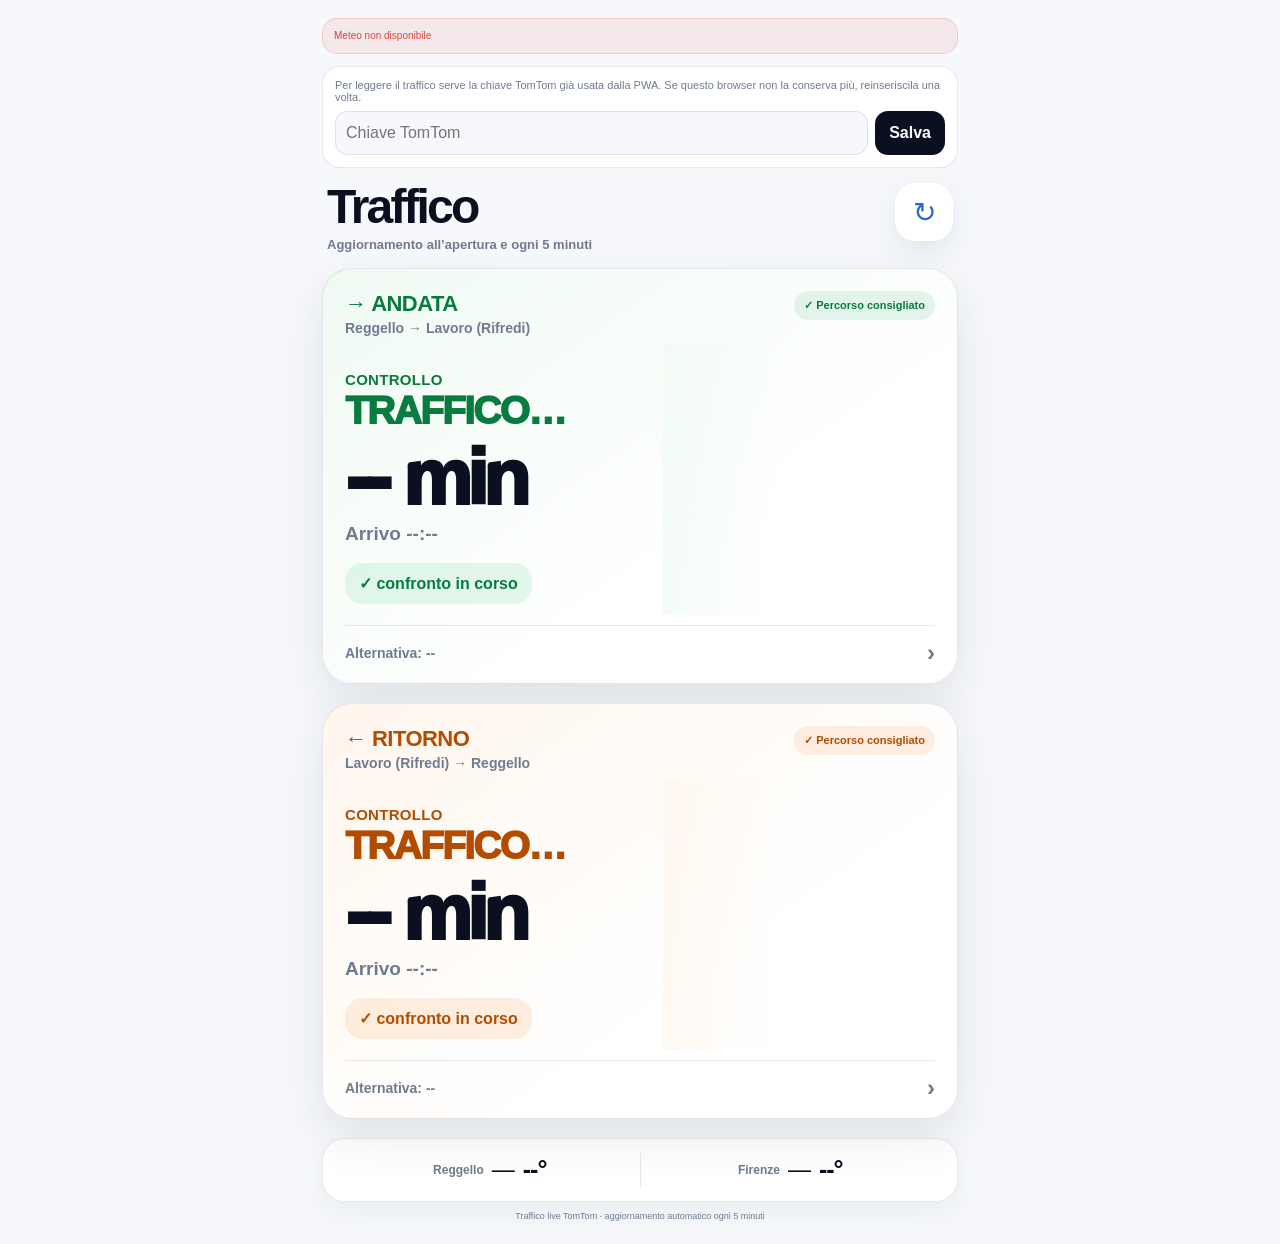
<file: v39-backup.html>
<!doctype html>
<html lang="it">
<head>
<meta charset="utf-8">
<meta http-equiv="Cache-Control" content="no-cache, no-store, must-revalidate">
<meta http-equiv="Pragma" content="no-cache">
<meta http-equiv="Expires" content="0">
<meta name="viewport" content="width=device-width,initial-scale=1,viewport-fit=cover">
<meta name="theme-color" content="#f7f8fa" media="(prefers-color-scheme: light)">
<meta name="theme-color" content="#0a0d12" media="(prefers-color-scheme: dark)">
<meta name="color-scheme" content="light dark">
<meta name="apple-mobile-web-app-capable" content="yes">
<meta name="apple-mobile-web-app-status-bar-style" content="black-translucent">
<meta name="apple-mobile-web-app-title" content="Traffico">
<meta name="format-detection" content="telephone=no">
<link rel="manifest" href="./manifest.webmanifest">
<link rel="apple-touch-icon" href="./icon-180.png">
<link rel="icon" href="./icon-192.png" type="image/png">
<title>Traffico · v39</title>
<style>
:root{
  --bg:#f6f8fb;--ink:#0a1020;--muted:#6f7b90;--line:rgba(80,96,126,.14);
  --panel:#fff;--blue:#0f7cf7;--green:#087b3e;--green2:#13a95f;--greenSoft:#effaf3;
  --orange:#b34c00;--orange2:#f27d22;--orangeSoft:#fff6ed;--red:#dc443d;
  --shadow:0 18px 48px rgba(28,43,69,.10);
}
@media(prefers-color-scheme:dark){
  :root{
    --bg:#0a0d12;--ink:#f6f8fc;--muted:#98a4b8;--line:rgba(255,255,255,.10);
    --panel:#141922;--green:#38d27d;--green2:#2fc875;--greenSoft:#10241a;
    --orange:#ff9a53;--orange2:#ff8b3d;--orangeSoft:#2a1b11;--red:#ff6b64;
    --shadow:0 18px 48px rgba(0,0,0,.30);
  }
}
*{box-sizing:border-box}
html,body{margin:0;min-height:100%;background:var(--bg);color:var(--ink);font-family:-apple-system,BlinkMacSystemFont,"SF Pro Display","Segoe UI",sans-serif;-webkit-font-smoothing:antialiased}
body{min-height:100dvh;overflow-x:hidden}
button,a,input{font:inherit}
button,a{-webkit-tap-highlight-color:transparent}
.app{width:min(100%,560px);margin:0 auto;min-height:100dvh;padding:max(18px,env(safe-area-inset-top)) 14px max(22px,env(safe-area-inset-bottom))}
.hidden{display:none!important}

.header{display:flex;align-items:flex-start;justify-content:space-between;gap:14px;padding:3px 5px 16px}
.headerTitle{font-size:48px;line-height:.98;letter-spacing:-.06em;font-weight:900;margin:0 0 7px}
.headerMeta{font-size:13px;color:var(--muted);font-weight:600}
.refresh{width:58px;height:58px;border:0;border-radius:20px;background:var(--panel);color:#286cca;box-shadow:0 10px 28px rgba(35,65,110,.10);font-size:28px;display:grid;place-items:center;cursor:pointer}
.refresh:active{transform:scale(.97)}
.refresh[disabled]{opacity:.55}

.tripCard{
  width:100%;border:1px solid var(--line);border-radius:30px;overflow:hidden;text-align:left;color:inherit;
  background:var(--panel);padding:0;box-shadow:var(--shadow);cursor:pointer;position:relative
}
.tripCard+.tripCard{margin-top:16px}
.tripCard.out{background:linear-gradient(145deg,var(--greenSoft),var(--panel) 66%)}
.tripCard.back{background:linear-gradient(145deg,var(--orangeSoft),var(--panel) 66%)}
.tripInner{position:relative;min-height:350px;padding:22px 22px 18px;overflow:hidden}
.tripTop{position:relative;z-index:3;display:flex;align-items:flex-start;justify-content:space-between;gap:10px}
.tripTitle{font-size:22px;font-weight:900;letter-spacing:-.025em}
.out .tripTitle{color:var(--green)}
.back .tripTitle{color:var(--orange)}
.tripPath{font-size:14px;color:var(--muted);font-weight:650;margin-top:3px}
.badge{display:inline-flex;align-items:center;gap:5px;padding:8px 10px;border-radius:999px;font-size:11px;font-weight:850;white-space:nowrap}
.out .badge{background:rgba(32,174,92,.11);color:var(--green)}
.back .badge{background:rgba(242,125,34,.12);color:var(--orange)}
.tripMain{position:relative;z-index:3;width:67%;margin-top:35px}
.choiceIcon{font-size:15px;font-weight:900;letter-spacing:.02em;margin-bottom:3px}
.choiceName{font-size:33px;line-height:1;letter-spacing:-.045em;font-weight:930;text-transform:uppercase}
.out .choiceName,.out .choiceIcon{color:var(--green)}
.back .choiceName,.back .choiceIcon{color:var(--orange)}
.bigTime{font-size:66px;line-height:.92;font-weight:930;letter-spacing:-.07em;margin-top:13px}
.arrival{font-size:19px;color:var(--muted);font-weight:600;margin-top:8px}
.faster{display:inline-flex;align-items:center;gap:8px;border-radius:18px;padding:11px 14px;font-size:16px;font-weight:850;margin-top:18px}
.out .faster{background:rgba(39,192,105,.12);color:var(--green)}
.back .faster{background:rgba(242,125,34,.13);color:var(--orange)}
.altRow{position:relative;z-index:4;border-top:1px solid var(--line);margin-top:21px;padding-top:15px;font-size:14px;font-weight:700;color:var(--muted);display:flex;justify-content:space-between;align-items:center}
.altRow b{color:var(--ink)}
.chev{font-size:24px;line-height:1}
.visual{position:absolute;right:-4px;top:74px;width:48%;height:238px;z-index:1;opacity:.98;pointer-events:none}
.visual svg{width:100%;height:100%;display:block}
.visual:after{content:"";position:absolute;inset:0;background:linear-gradient(90deg,var(--panel) 0%,transparent 34%);opacity:.65}
.out .visual:after{background:linear-gradient(90deg,var(--greenSoft) 0%,transparent 38%)}
.back .visual:after{background:linear-gradient(90deg,var(--orangeSoft) 0%,transparent 38%)}

.weather{margin-top:16px;background:var(--panel);border:1px solid var(--line);border-radius:22px;box-shadow:0 10px 30px rgba(28,43,69,.06);display:grid;grid-template-columns:1fr 1px 1fr;align-items:center;padding:14px 17px}
.weatherDivider{height:34px;background:var(--line)}
.weatherItem{display:flex;align-items:center;justify-content:center;gap:8px;min-width:0}
.weatherCity{font-size:12px;color:var(--muted);font-weight:700}
.weatherTemp{font-size:25px;font-weight:900;letter-spacing:-.04em}
.weatherIcon{font-size:23px}
.smallNote{text-align:center;color:var(--muted);font-size:9px;line-height:1.4;margin-top:8px}

.detailHead{display:flex;align-items:center;gap:12px;padding:3px 2px 17px}
.backBtn{width:46px;height:46px;border-radius:16px;border:1px solid var(--line);background:var(--panel);color:var(--ink);font-size:22px;font-weight:800;display:grid;place-items:center}
.detailTitle{font-size:31px;line-height:1;font-weight:900;letter-spacing:-.045em}
.detailPath{font-size:12px;color:var(--muted);margin-top:4px;font-weight:650}
.detailHero{border-radius:25px;padding:18px 18px 17px;margin-bottom:12px;border:1px solid var(--line)}
.detailHero.out{background:linear-gradient(145deg,var(--greenSoft),var(--panel))}
.detailHero.back{background:linear-gradient(145deg,var(--orangeSoft),var(--panel))}
.detailKicker{font-size:10px;font-weight:850;letter-spacing:.08em;color:var(--muted)}
.detailDecision{font-size:27px;font-weight:930;letter-spacing:-.04em;margin-top:4px}
.detailHero.out .detailDecision{color:var(--green)}
.detailHero.back .detailDecision{color:var(--orange)}
.detailSummary{font-size:13px;color:var(--muted);margin-top:5px}

.compare{display:grid;grid-template-columns:1fr 1fr;gap:9px}
.option{background:var(--panel);border:1px solid var(--line);border-radius:22px;padding:16px 13px;box-shadow:0 10px 28px rgba(28,43,69,.06);min-width:0}
.option.recommended{outline:2px solid rgba(27,177,91,.62);outline-offset:-2px}
.optionName{font-size:12px;font-weight:900}
.optionTime{font-size:46px;font-weight:930;line-height:.95;letter-spacing:-.065em;margin-top:13px}
.optionArrival{font-size:12px;color:var(--muted);margin-top:7px;font-weight:700}
.status{display:inline-flex;margin-top:12px;border-radius:999px;padding:7px 8px;font-size:9px;font-weight:850;white-space:nowrap}
.status.ok{background:rgba(34,187,103,.12);color:#13884c}
.status.warn{background:rgba(255,145,47,.14);color:#c56c18}
.status.bad{background:rgba(241,80,71,.13);color:#c83b37}
.delta{font-size:10px;color:var(--muted);font-weight:750;margin-top:9px;min-height:26px}
.waze{display:flex;align-items:center;justify-content:center;text-decoration:none;background:#0b7af7;color:#fff;border-radius:17px;height:54px;font-size:15px;font-weight:850;margin-top:13px;box-shadow:0 12px 30px rgba(11,122,247,.20)}
.detailNote{font-size:9px;color:var(--muted);text-align:center;line-height:1.4;margin:8px 8px 0}

.error{display:none;margin:0 0 12px;border:1px solid rgba(241,80,71,.22);background:rgba(241,80,71,.09);color:var(--red);border-radius:15px;padding:10px 11px;font-size:10px;line-height:1.4}
.error.show{display:block}
.settingsPrompt{display:none;margin:0 0 12px;background:var(--panel);border:1px solid var(--line);border-radius:18px;padding:12px}
.settingsPrompt.show{display:block}
.settingsPrompt p{font-size:11px;color:var(--muted);margin:0 0 8px}
.settingsRow{display:flex;gap:7px}
.settingsRow input{min-width:0;flex:1;height:44px;border:1px solid var(--line);border-radius:13px;background:var(--bg);color:var(--ink);padding:0 10px;font-size:16px}
.settingsRow button{height:44px;border:0;border-radius:13px;background:var(--ink);color:var(--panel);padding:0 14px;font-weight:850}

@media(max-width:390px){
 .headerTitle{font-size:43px}.tripInner{min-height:335px;padding:19px 18px 16px}.tripMain{width:70%;margin-top:31px}
 .choiceName{font-size:29px}.bigTime{font-size:60px}.visual{width:48%;height:220px;top:78px}
 .badge{font-size:10px;padding:7px 8px}.tripTitle{font-size:20px}.tripPath{font-size:12px}
}
@media(max-width:340px){
 .headerTitle{font-size:38px}.refresh{width:50px;height:50px}.tripInner{min-height:320px}
 .choiceName{font-size:26px}.bigTime{font-size:54px}.arrival{font-size:17px}.faster{font-size:14px}
 .visual{opacity:.82}.compare{gap:7px}.option{padding:14px 10px}.optionTime{font-size:41px}
}
@media(min-width:720px){
 .app{width:min(100%,680px);padding-left:22px;padding-right:22px}.tripInner{min-height:385px}.tripMain{width:62%}.visual{width:47%;height:272px}
 .choiceName{font-size:39px}.bigTime{font-size:78px}
}
</style>
</head>
<body>
<main class="app">
  <div id="errorBox" class="error"></div>
  <div id="settingsPrompt" class="settingsPrompt">
    <p>Per leggere il traffico serve la chiave TomTom già usata dalla PWA. Se questo browser non la conserva più, reinseriscila una volta.</p>
    <div class="settingsRow"><input id="tomtomKey" type="password" autocomplete="off" placeholder="Chiave TomTom"><button id="saveKey" type="button">Salva</button></div>
  </div>

  <section id="homeView">
    <header class="header">
      <div>
        <h1 class="headerTitle">Traffico</h1>
        <div id="meta" class="headerMeta">Aggiornamento all’apertura e ogni 5 minuti</div>
      </div>
      <button id="refreshBtn" class="refresh" type="button" aria-label="Aggiorna traffico">↻</button>
    </header>

    <button id="outCard" class="tripCard out" type="button" aria-label="Apri dettaglio andata">
      <div class="tripInner">
        <div class="tripTop">
          <div><div class="tripTitle">→ ANDATA</div><div class="tripPath">Reggello → Lavoro (Rifredi)</div></div>
          <div class="badge">✓ Percorso consigliato</div>
        </div>
        <div class="tripMain">
          <div id="outChoiceIcon" class="choiceIcon">CONTROLLO</div>
          <div id="outChoiceName" class="choiceName">TRAFFICO…</div>
          <div id="outTime" class="bigTime">-- min</div>
          <div id="outArrival" class="arrival">Arrivo --:--</div>
          <div id="outFaster" class="faster">✓ confronto in corso</div>
        </div>
        <div id="outVisual" class="visual" aria-hidden="true"></div>
        <div class="altRow"><span id="outAlt">Alternativa: --</span><span class="chev">›</span></div>
      </div>
    </button>

    <button id="backCard" class="tripCard back" type="button" aria-label="Apri dettaglio ritorno">
      <div class="tripInner">
        <div class="tripTop">
          <div><div class="tripTitle">← RITORNO</div><div class="tripPath">Lavoro (Rifredi) → Reggello</div></div>
          <div class="badge">✓ Percorso consigliato</div>
        </div>
        <div class="tripMain">
          <div id="backChoiceIcon" class="choiceIcon">CONTROLLO</div>
          <div id="backChoiceName" class="choiceName">TRAFFICO…</div>
          <div id="backTime" class="bigTime">-- min</div>
          <div id="backArrival" class="arrival">Arrivo --:--</div>
          <div id="backFaster" class="faster">✓ confronto in corso</div>
        </div>
        <div id="backVisual" class="visual" aria-hidden="true"></div>
        <div class="altRow"><span id="backAlt">Alternativa: --</span><span class="chev">›</span></div>
      </div>
    </button>

    <section class="weather" aria-label="Meteo">
      <div class="weatherItem"><span class="weatherCity">Reggello</span><span id="regIcon" class="weatherIcon">—</span><span id="regTemp" class="weatherTemp">--°</span></div>
      <div class="weatherDivider"></div>
      <div class="weatherItem"><span class="weatherCity">Firenze</span><span id="firIcon" class="weatherIcon">—</span><span id="firTemp" class="weatherTemp">--°</span></div>
    </section>
    <div class="smallNote">Traffico live TomTom · aggiornamento automatico ogni 5 minuti</div>
  </section>

  <section id="detailView" class="hidden">
    <header class="detailHead">
      <button id="backBtn" class="backBtn" type="button" aria-label="Torna indietro">‹</button>
      <div><div id="detailTitle" class="detailTitle">Andata</div><div id="detailPath" class="detailPath"></div></div>
    </header>

    <div id="detailHero" class="detailHero out">
      <div class="detailKicker">SCELTA CONSIGLIATA</div>
      <div id="detailDecision" class="detailDecision">—</div>
      <div id="detailSummary" class="detailSummary">Confronto A1 e strada normale</div>
    </div>

    <div class="compare">
      <article id="detailA1Card" class="option">
        <div class="optionName">A1 AUTOSTRADA</div>
        <div id="detailA1Time" class="optionTime">--</div>
        <div id="detailA1Eta" class="optionArrival">Arrivo --:--</div>
        <div id="detailA1Status" class="status ok">—</div>
        <div id="detailA1Delta" class="delta"></div>
      </article>
      <article id="detailNormalCard" class="option">
        <div class="optionName">STRADA NORMALE</div>
        <div id="detailNormalTime" class="optionTime">--</div>
        <div id="detailNormalEta" class="optionArrival">Arrivo --:--</div>
        <div id="detailNormalStatus" class="status ok">—</div>
        <div id="detailNormalDelta" class="delta"></div>
      </article>
    </div>

    <a id="detailWaze" class="waze" href="#" target="_blank" rel="noopener">Apri in Waze</a>
    <div class="detailNote">Waze apre la destinazione e può ricalcolare autonomamente il percorso rispetto al confronto mostrato qui.</div>
  </section>
</main>

<script>
(()=>{
"use strict";
const BUILD="39.0";
const $=s=>document.querySelector(s);
const HOME_ADDR="Via J. F. Kennedy 9, Reggello, Firenze, Italia";
const WORK_ADDR="Via Panciatichi 17, Firenze, Italia";
const NORMAL_VIAS=[
 {lat:43.77477,lon:11.43109},
 {lat:43.79028,lon:11.39310},
 {lat:43.78437,lon:11.36114},
 {lat:43.76646,lon:11.31282}
];
const INCISA={lat:43.66393,lon:11.45768};
const FIRENZE_SUD={lat:43.74225,lon:11.28054};
const WEATHER={reg:{lat:43.6817,lon:11.5299},fir:{lat:43.7696,lon:11.2558}};
const KEY_STORE="morning.tomtomApiKey.v30";
const POS_STORE="morning.positions.v36";
const DATA_STORE="morning.lastTraffic.v39";
const LEGACY_DATA_STORE="morning.lastTraffic.v38";
const REFRESH_MS=5*60*1000;

const ui={
 error:$("#errorBox"),settings:$("#settingsPrompt"),key:$("#tomtomKey"),saveKey:$("#saveKey"),
 meta:$("#meta"),refresh:$("#refreshBtn"),home:$("#homeView"),detail:$("#detailView"),
 outCard:$("#outCard"),backCard:$("#backCard"),backBtn:$("#backBtn"),
 regTemp:$("#regTemp"),regIcon:$("#regIcon"),firTemp:$("#firTemp"),firIcon:$("#firIcon"),
 detailTitle:$("#detailTitle"),detailPath:$("#detailPath"),detailHero:$("#detailHero"),
 detailDecision:$("#detailDecision"),detailSummary:$("#detailSummary"),
 detailA1Card:$("#detailA1Card"),detailNormalCard:$("#detailNormalCard"),
 detailA1Time:$("#detailA1Time"),detailNormalTime:$("#detailNormalTime"),
 detailA1Eta:$("#detailA1Eta"),detailNormalEta:$("#detailNormalEta"),
 detailA1Status:$("#detailA1Status"),detailNormalStatus:$("#detailNormalStatus"),
 detailA1Delta:$("#detailA1Delta"),detailNormalDelta:$("#detailNormalDelta"),detailWaze:$("#detailWaze")
};
const homeUi={
 out:{name:$("#outChoiceName"),icon:$("#outChoiceIcon"),time:$("#outTime"),arrival:$("#outArrival"),faster:$("#outFaster"),alt:$("#outAlt"),visual:$("#outVisual")},
 back:{name:$("#backChoiceName"),icon:$("#backChoiceIcon"),time:$("#backTime"),arrival:$("#backArrival"),faster:$("#backFaster"),alt:$("#backAlt"),visual:$("#backVisual")}
};

let busy=false,lastData=null,currentDetail="out";

function safeGet(k){try{return window.localStorage?localStorage.getItem(k):""}catch(e){return""}}
function safeSet(k,v){try{if(window.localStorage)localStorage.setItem(k,v);return true}catch(e){return false}}
function safeRemove(k){try{if(window.localStorage)localStorage.removeItem(k)}catch(e){}}
function clock(d=new Date()){return new Intl.DateTimeFormat("it-IT",{hour:"2-digit",minute:"2-digit",hourCycle:"h23"}).format(d)}
function etaClock(minutes){return clock(new Date(Date.now()+Math.max(0,Number(minutes)||0)*60000))}
function showError(msg=""){ui.error.textContent=msg;ui.error.classList.toggle("show",!!msg)}
function mins(sec){return Math.max(1,Math.round(Number(sec||0)/60))}

function migrateKey(){
 let key=safeGet(KEY_STORE)||safeGet("commute.tomtomApiKey.v1")||"";
 if(!key){
  for(const old of ["morningCfgV25","morningMilanoV23","morningMilanoV22","morningMilanoV21","morningMilanoV20"]){
   try{const o=JSON.parse(safeGet(old)||"{}");if(o.tomtom){key=o.tomtom;break}}catch(e){}
  }
 }
 if(key)safeSet(KEY_STORE,key);
 return key;
}
function getKey(){return safeGet(KEY_STORE)||migrateKey()||""}

async function geocode(address){
 const key=getKey();
 const u="https://api.tomtom.com/search/2/geocode/"+encodeURIComponent(address)+".json?key="+encodeURIComponent(key)+"&limit=1&countrySet=IT&language=it-IT";
 const r=await fetch(u,{cache:"no-store",mode:"cors"});
 if(!r.ok)throw new Error("TomTom geocoding HTTP "+r.status);
 const j=await r.json();
 if(!j.results||!j.results.length)throw new Error("Indirizzo non trovato");
 return j.results[0].position;
}
async function positions(){
 try{
  const p=JSON.parse(safeGet(POS_STORE)||"null");
  if(p&&p.home&&p.home.lat&&p.work&&p.work.lat)return p;
 }catch(e){}
 const pair=await Promise.all([geocode(HOME_ADDR),geocode(WORK_ADDR)]);
 const p={home:pair[0],work:pair[1]};safeSet(POS_STORE,JSON.stringify(p));return p;
}
async function route(points,opt={}){
 const key=getKey(),avoidMotorways=!!opt.avoidMotorways;
 const locs=points.map(p=>p.lat+","+p.lon).join(":");
 const q=new URLSearchParams({
  key:key,traffic:"true",travelMode:"car",routeType:"fastest",
  computeTravelTimeFor:"all",routeRepresentation:"polyline",departAt:"now",sectionType:"motorway"
 });
 if(avoidMotorways)q.set("avoid","motorways");
 const r=await fetch("https://api.tomtom.com/routing/1/calculateRoute/"+locs+"/json?"+q.toString(),{cache:"no-store",mode:"cors"});
 if(!r.ok)throw new Error("TomTom Routing "+r.status);
 const j=await r.json(),rr=(j.routes&&j.routes[0])?j.routes[0]:null;
 if(!rr||!rr.summary)throw new Error("TomTom non ha restituito un percorso");
 return rr;
}
function parseRoute(rr){
 const s=rr.summary,current=mins(s.travelTimeInSeconds);
 const delay=Math.max(0,Math.round(Number(s.trafficDelayInSeconds||0)/60));
 const noTraffic=s.noTrafficTravelTimeInSeconds?mins(s.noTrafficTravelTimeInSeconds):Math.max(1,current-delay);
 const ratio=current/Math.max(1,noTraffic);
 const motorway=(Array.isArray(rr.sections)?rr.sections:[]).some(x=>String(x.sectionType||"").toLowerCase()==="motorway");
 return{current,delay,noTraffic,ratio,motorway};
}
function a1Level(x){
 if(x.delay>=30||x.ratio>=1.65)return{text:"BLOCCATA",kind:"bad"};
 if(x.delay>=15||x.ratio>=1.40)return{text:"CODA PESANTE",kind:"bad"};
 if(x.delay>=7||x.ratio>=1.20)return{text:"RALLENTATA",kind:"warn"};
 return{text:"SCORREVOLE",kind:"ok"};
}
function normalLevel(x){
 if(x.delay>=20||x.ratio>=1.45)return{text:"RALLENTATA",kind:"bad"};
 if(x.delay>=8||x.ratio>=1.22)return{text:"TRAFFICO",kind:"warn"};
 return{text:"SCORREVOLE",kind:"ok"};
}
function choice(a1,norm){
 if(a1.delay>=30||a1.ratio>=1.65)return"NOA1";
 const d=a1.current-norm.current;
 if(d<=-2)return"A1";
 if(d>=2)return"NOA1";
 return"TIE";
}
async function ensureA1(rr,fallbackPoints){
 let parsed=parseRoute(rr);
 if(!parsed.motorway){
  try{
   const f=await route(fallbackPoints),fp=parseRoute(f);
   if(fp.motorway)parsed=fp;
  }catch(e){}
 }
 return parsed;
}

function motorwaySvg(direction){
 const sky=direction==="out"?"#d8efff":"#ffe3c7";
 const hill=direction==="out"?"#8db597":"#a9a17d";
 return '<svg viewBox="0 0 260 240" xmlns="http://www.w3.org/2000/svg" role="img" aria-label="Autostrada A1">'+
  '<defs><linearGradient id="s" x1="0" y1="0" x2="0" y2="1"><stop stop-color="'+sky+'"/><stop offset="1" stop-color="#f7fbff"/></linearGradient></defs>'+
  '<rect width="260" height="240" rx="28" fill="url(#s)"/>'+
  '<path d="M0 118 C45 88 82 94 116 118 C160 87 211 92 260 112 V240 H0Z" fill="'+hill+'" opacity=".78"/>'+
  '<path d="M70 240 C92 188 116 146 142 119 C171 151 198 194 224 240Z" fill="#4c5664"/>'+
  '<path d="M139 133 L143 133 L163 240 H149Z" fill="#fff" opacity=".9"/>'+
  '<path d="M112 137 L116 136 L86 240 H74Z" fill="#fff" opacity=".85"/>'+
  '<rect x="157" y="58" width="88" height="57" rx="7" fill="#157750" stroke="#fff" stroke-width="3"/>'+
  '<text x="201" y="83" text-anchor="middle" fill="#fff" font-size="17" font-weight="800">A1</text>'+
  '<text x="201" y="102" text-anchor="middle" fill="#fff" font-size="12" font-weight="700">Firenze ↑</text>'+
  '<circle cx="122" cy="186" r="6" fill="#18212f"/><circle cx="176" cy="178" r="6" fill="#18212f"/>'+
  '<rect x="113" y="177" width="19" height="9" rx="3" fill="#6d7d91"/><rect x="165" y="169" width="22" height="10" rx="3" fill="#596879"/>'+
 '</svg>';
}
function normalSvg(direction){
 const sky=direction==="out"?"#d9efff":"#ffd9b8";
 const green=direction==="out"?"#7ca879":"#79925d";
 return '<svg viewBox="0 0 260 240" xmlns="http://www.w3.org/2000/svg" role="img" aria-label="Strada normale">'+
  '<defs><linearGradient id="n" x1="0" y1="0" x2="0" y2="1"><stop stop-color="'+sky+'"/><stop offset="1" stop-color="#fff8ef"/></linearGradient></defs>'+
  '<rect width="260" height="240" rx="28" fill="url(#n)"/>'+
  '<path d="M0 116 C48 96 70 111 101 122 C141 95 182 83 260 102 V240 H0Z" fill="'+green+'" opacity=".78"/>'+
  '<path d="M116 240 C127 208 151 182 170 161 C184 146 189 134 193 118 C204 154 216 195 226 240Z" fill="#59636e"/>'+
  '<path d="M170 240 C174 207 182 181 190 160" stroke="#fff" stroke-width="4" stroke-dasharray="13 12" fill="none"/>'+
  '<g transform="translate(174 71)"><rect x="0" y="0" width="58" height="39" rx="5" fill="#ece6d7"/>'+
  '<path d="M8 39 V11 H17 V39 M20 39 V5 H29 V39 M34 39 V15 H42 V39 M45 39 V9 H52 V39" stroke="#b68154" stroke-width="4"/>'+
  '<path d="M0 8 L29 -7 L58 8" fill="#a85f3d"/></g>'+
  '<circle cx="68" cy="130" r="28" fill="#5a7d45" opacity=".8"/><circle cx="34" cy="152" r="34" fill="#6f944f" opacity=".85"/>'+
 '</svg>';
}
function setVisual(el,mode,direction){el.innerHTML=mode==="A1"?motorwaySvg(direction):normalSvg(direction)}

function renderHomeTrip(which,pair){
 const t=homeUi[which],c=choice(pair.a1,pair.norm),diff=Math.abs(pair.a1.current-pair.norm.current);
 const chosen=c==="NOA1"?pair.norm:pair.a1;
 const alt=c==="NOA1"?pair.a1:pair.norm;
 const chosenName=c==="NOA1"?"STRADA NORMALE":c==="TIE"?"A1 / NORMALE":"PRENDI A1";
 const chosenMode=c==="NOA1"?"NORMAL":"A1";
 t.icon.textContent=c==="NOA1"?"STRADA CONSIGLIATA":c==="TIE"?"TEMPI SIMILI":"A1 CONSIGLIATA";
 t.name.textContent=chosenName;
 t.time.textContent=chosen.current+" min";
 t.arrival.textContent="Arrivo "+etaClock(chosen.current);
 t.faster.textContent=c==="TIE"?"≈ tempi quasi uguali":"✓ "+diff+" min più veloce";
 t.alt.innerHTML='Alternativa: <b>'+(c==="NOA1"?"A1 ":"Normale ")+alt.current+' min</b>';
 setVisual(t.visual,chosenMode,which);
}
function renderHome(data,state="live"){
 lastData=data;
 renderHomeTrip("out",data.out);
 renderHomeTrip("back",data.back);
 ui.meta.textContent=(state==="live"?"Aggiornato ":"Ultimo dato ")+clock(new Date(data.ts||Date.now()))+" · automatico ogni 5 min";
 if(!ui.detail.classList.contains("hidden"))renderDetail(currentDetail);
}
function loadLast(){
 for(const key of [DATA_STORE,LEGACY_DATA_STORE]){
  try{
   const d=JSON.parse(safeGet(key)||"null");
   if(d&&d.out&&d.out.a1&&d.out.norm&&d.back&&d.back.a1&&d.back.norm){renderHome(d,"stale");return true}
  }catch(e){}
 }
 return false;
}

function setStatus(el,level){
 el.textContent=level.text;el.className="status "+level.kind;
}
function renderDetail(which){
 if(!lastData)return;
 currentDetail=which;
 const pair=lastData[which],c=choice(pair.a1,pair.norm),diff=Math.abs(pair.a1.current-pair.norm.current);
 const al=a1Level(pair.a1),nl=normalLevel(pair.norm);
 ui.detailTitle.textContent=which==="out"?"Andata":"Ritorno";
 ui.detailPath.textContent=which==="out"?"Reggello → Lavoro (Rifredi)":"Lavoro (Rifredi) → Reggello";
 ui.detailHero.className="detailHero "+which;
 ui.detailDecision.textContent=c==="A1"?"PRENDI A1":c==="NOA1"?"STRADA NORMALE":"TEMPI SIMILI";
 ui.detailSummary.textContent=c==="TIE"?"A1 e strada normale hanno tempi quasi equivalenti":(c==="A1"?"A1":"Strada normale")+" è più veloce di "+diff+" min";
 ui.detailA1Time.textContent=pair.a1.current+" min";
 ui.detailNormalTime.textContent=pair.norm.current+" min";
 ui.detailA1Eta.textContent="Arrivo "+etaClock(pair.a1.current);
 ui.detailNormalEta.textContent="Arrivo "+etaClock(pair.norm.current);
 setStatus(ui.detailA1Status,al);setStatus(ui.detailNormalStatus,nl);
 ui.detailA1Card.classList.toggle("recommended",c==="A1");
 ui.detailNormalCard.classList.toggle("recommended",c==="NOA1");
 ui.detailA1Delta.textContent=c==="A1"?diff+" min più veloce":c==="NOA1"?diff+" min più lenta":"Tempi equivalenti";
 ui.detailNormalDelta.textContent=c==="NOA1"?diff+" min più veloce":c==="A1"?diff+" min più lenta":"Tempi equivalenti";
 ui.detailWaze.href=which==="out"
  ?"https://waze.com/ul?q=Via%20Panciatichi%2017%2C%20Firenze%2C%20Italia&navigate=yes"
  :"https://waze.com/ul?q=Via%20J.%20F.%20Kennedy%209%2C%20Reggello%2C%20Firenze%2C%20Italia&navigate=yes";
}
function openDetail(which){
 if(!lastData)return;
 renderDetail(which);
 ui.home.classList.add("hidden");ui.detail.classList.remove("hidden");
 window.scrollTo({top:0,behavior:"smooth"});
 history.replaceState(null,"","#"+which);
}
function closeDetail(){
 ui.detail.classList.add("hidden");ui.home.classList.remove("hidden");
 history.replaceState(null,"",location.pathname+location.search);
 window.scrollTo({top:0,behavior:"smooth"});
}

async function refreshTraffic(){
 if(!getKey()){
  if(!loadLast())ui.settings.classList.add("show");
  return false;
 }
 ui.settings.classList.remove("show");
 const p=await positions(),rev=NORMAL_VIAS.slice().reverse();
 const all=await Promise.all([
  route([p.home,p.work]),
  route([p.home,...NORMAL_VIAS,p.work],{avoidMotorways:true}),
  route([p.work,p.home]),
  route([p.work,...rev,p.home],{avoidMotorways:true})
 ]);
 const ensured=await Promise.all([
  ensureA1(all[0],[p.home,INCISA,p.work]),
  ensureA1(all[2],[p.work,FIRENZE_SUD,p.home])
 ]);
 const data={
  out:{a1:ensured[0],norm:parseRoute(all[1])},
  back:{a1:ensured[1],norm:parseRoute(all[3])},
  ts:Date.now()
 };
 safeSet(DATA_STORE,JSON.stringify(data));renderHome(data,"live");return true;
}

function weatherIcon(code){
 code=Number(code);if(code===0)return"☀️";if([1,2].includes(code))return"🌤️";if(code===3)return"☁️";
 if([45,48].includes(code))return"🌫️";if([51,53,55,56,57].includes(code))return"🌦️";
 if([61,63,65,66,67,80,81,82].includes(code))return"🌧️";if([71,73,75,77,85,86].includes(code))return"🌨️";
 if([95,96,99].includes(code))return"⛈️";return"🌥️";
}
async function weather(point){
 const q=new URLSearchParams({latitude:point.lat,longitude:point.lon,current:"temperature_2m,weather_code",timezone:"Europe/Rome"});
 const r=await fetch("https://api.open-meteo.com/v1/forecast?"+q.toString(),{cache:"no-store",mode:"cors"});
 if(!r.ok)throw new Error("Meteo HTTP "+r.status);
 const j=await r.json();return{temp:Math.round(j.current.temperature_2m),icon:weatherIcon(j.current.weather_code)};
}
async function refreshWeather(){
 const pair=await Promise.all([weather(WEATHER.reg),weather(WEATHER.fir)]);
 ui.regTemp.textContent=pair[0].temp+"°";ui.regIcon.textContent=pair[0].icon;
 ui.firTemp.textContent=pair[1].temp+"°";ui.firIcon.textContent=pair[1].icon;
}
async function refreshAll(){
 if(busy)return;
 busy=true;ui.refresh.disabled=true;ui.refresh.textContent="…";showError("");
 const errs=[];
 await Promise.all([
  refreshTraffic().catch(e=>{errs.push(e.message||"Traffico non disponibile");loadLast()}),
  refreshWeather().catch(()=>errs.push("Meteo non disponibile"))
 ]);
 if(errs.length)showError([...new Set(errs)].join(" · "));
 ui.refresh.disabled=false;ui.refresh.textContent="↻";busy=false;
}
ui.refresh.addEventListener("click",refreshAll);
ui.outCard.addEventListener("click",()=>openDetail("out"));
ui.backCard.addEventListener("click",()=>openDetail("back"));
ui.backBtn.addEventListener("click",closeDetail);
ui.saveKey.addEventListener("click",()=>{
 const k=ui.key.value.trim();
 if(!k)return;
 safeSet(KEY_STORE,k);safeRemove(POS_STORE);ui.settings.classList.remove("show");refreshAll();
});
document.addEventListener("visibilitychange",()=>{if(document.visibilityState==="visible")refreshAll()});

if("serviceWorker" in navigator)navigator.serviceWorker.register("./sw.js").catch(()=>{});
loadLast();
if(location.hash==="#out"&&lastData)openDetail("out");
if(location.hash==="#back"&&lastData)openDetail("back");
refreshAll();
setInterval(refreshAll,REFRESH_MS);
if(!getKey())ui.settings.classList.add("show");
})();
</script>
</body>
</html>
</file>
<file: ios27.css>
/* Traffico — soft UI inspired by MarcoVeneri/To-Do */
:root{
  --soft-bg:#edf4fb;
  --soft-bg2:#dce9f6;
  --soft-panel:rgba(255,255,255,.78);
  --soft-panel-strong:rgba(248,251,255,.95);
  --soft-border:rgba(51,84,120,.12);
  --soft-text:#17263a;
  --soft-muted:#68798c;
  --soft-blue:#4b98ee;
  --soft-blue-dark:#3f8fd8;
  --soft-green:#55b88a;
  --soft-red:#ef6f78;
  --soft-amber:#e7aa52;
  --soft-shadow:0 14px 34px rgba(52,79,108,.13);
  --soft-shadow-small:0 8px 20px rgba(48,74,102,.08);
}

html,body{
  background:var(--soft-bg)!important;
  color:var(--soft-text)!important;
}
body{
  background:
    radial-gradient(circle at 14% 9%,rgba(129,181,231,.16),transparent 27%),
    radial-gradient(circle at 86% 12%,rgba(183,211,238,.20),transparent 29%),
    linear-gradient(155deg,var(--soft-bg),var(--soft-bg2))!important;
}

.app{
  width:min(100%,620px)!important;
  padding:max(12px,env(safe-area-inset-top)) max(12px,env(safe-area-inset-right)) max(18px,env(safe-area-inset-bottom)) max(12px,env(safe-area-inset-left))!important;
}

.header{
  align-items:center!important;
  padding:8px 3px 12px!important;
}
.eyebrow{
  color:var(--soft-muted)!important;
  font-size:11px!important;
  font-weight:750!important;
  letter-spacing:.015em!important;
}
h1{
  color:var(--soft-text)!important;
  font-size:36px!important;
  line-height:1!important;
  margin:5px 0 6px!important;
  letter-spacing:-.05em!important;
  font-weight:830!important;
}
.meta{
  color:var(--soft-muted)!important;
  font-size:11px!important;
}
.actions{gap:7px!important}
.circle{
  width:42px!important;
  height:42px!important;
  border-radius:14px!important;
  border:1px solid var(--soft-border)!important;
  background:rgba(255,255,255,.58)!important;
  color:var(--soft-text)!important;
  box-shadow:0 8px 20px rgba(50,77,107,.10)!important;
  backdrop-filter:blur(20px) saturate(125%)!important;
  -webkit-backdrop-filter:blur(20px) saturate(125%)!important;
}

.directionSwitch{
  margin:0 0 10px!important;
  padding:4px!important;
  gap:4px!important;
  border-radius:17px!important;
  background:rgba(255,255,255,.47)!important;
  border:1px solid var(--soft-border)!important;
  box-shadow:0 8px 22px rgba(52,79,108,.08)!important;
  backdrop-filter:blur(22px) saturate(135%)!important;
  -webkit-backdrop-filter:blur(22px) saturate(135%)!important;
}
.directionBtn{
  min-height:39px!important;
  border-radius:13px!important;
  color:var(--soft-muted)!important;
  font-size:11px!important;
  font-weight:800!important;
  letter-spacing:-.01em!important;
}
.directionBtn.active{
  background:rgba(255,255,255,.94)!important;
  color:var(--soft-text)!important;
  box-shadow:0 6px 16px rgba(48,74,102,.10)!important;
}

.error{
  margin:0 0 9px!important;
  border-radius:16px!important;
  border-color:rgba(239,111,120,.20)!important;
  background:rgba(239,111,120,.10)!important;
  color:#b84d58!important;
  padding:9px 11px!important;
}

.decision{
  margin-bottom:10px!important;
  border-radius:22px!important;
  padding:15px!important;
  border:1px solid var(--soft-border)!important;
  box-shadow:var(--soft-shadow)!important;
  color:var(--soft-text)!important;
  overflow:hidden!important;
}
.decision.a1{
  background:linear-gradient(145deg,rgba(231,248,239,.98),rgba(211,239,226,.95))!important;
}
.decision.noa1{
  background:linear-gradient(145deg,rgba(255,239,241,.98),rgba(248,224,228,.95))!important;
}
.decision.tie,.decision.loading{
  background:linear-gradient(145deg,rgba(248,251,255,.96),rgba(232,241,249,.95))!important;
}
.decision:after{
  width:180px!important;
  height:180px!important;
  right:-70px!important;
  top:-95px!important;
  background:rgba(255,255,255,.35)!important;
}
.decisionTop{gap:11px!important}
.decisionIcon{
  width:46px!important;
  height:46px!important;
  min-width:46px!important;
  border-radius:15px!important;
  background:rgba(255,255,255,.62)!important;
  border:1px solid rgba(255,255,255,.75)!important;
  color:var(--soft-text)!important;
  font-size:23px!important;
  box-shadow:0 8px 18px rgba(52,79,108,.08)!important;
}
.decisionKicker{
  color:var(--soft-muted)!important;
  opacity:1!important;
  font-size:9px!important;
  letter-spacing:.10em!important;
}
.decisionTitle{
  color:var(--soft-text)!important;
  font-size:27px!important;
  line-height:1!important;
  margin-top:2px!important;
  letter-spacing:-.045em!important;
}
.decisionSub{
  color:var(--soft-muted)!important;
  opacity:1!important;
  font-size:11px!important;
  margin-top:5px!important;
  line-height:1.3!important;
}
.live{
  padding:6px 8px!important;
  border-radius:999px!important;
  background:rgba(85,184,138,.12)!important;
  color:#3b9d70!important;
  border:1px solid rgba(85,184,138,.14)!important;
  font-size:9px!important;
  letter-spacing:.06em!important;
}

.routes{
  gap:9px!important;
}
.route{
  min-height:0!important;
  padding:14px 15px 13px!important;
  border-radius:21px!important;
  background:linear-gradient(180deg,rgba(248,251,255,.96),rgba(237,244,250,.96))!important;
  border:1px solid var(--soft-border)!important;
  box-shadow:var(--soft-shadow-small)!important;
  backdrop-filter:blur(22px) saturate(130%)!important;
  -webkit-backdrop-filter:blur(22px) saturate(130%)!important;
}
.route.recommended{
  outline:none!important;
  border-color:rgba(85,184,138,.36)!important;
  box-shadow:0 10px 24px rgba(65,132,98,.10)!important;
}
.routeName{
  color:var(--soft-muted)!important;
  font-size:10px!important;
  font-weight:850!important;
  letter-spacing:.09em!important;
}
.routeMain{
  margin-top:7px!important;
  gap:12px!important;
  align-items:baseline!important;
}
.routeTime{
  color:var(--soft-text)!important;
  font-size:45px!important;
  line-height:.92!important;
  margin-top:0!important;
  letter-spacing:-.06em!important;
}
.routeUnit{
  color:var(--soft-muted)!important;
  font-size:11px!important;
  margin-left:2px!important;
}
.routeEta{
  color:var(--soft-text)!important;
  font-size:45px!important;
  line-height:.92!important;
  letter-spacing:-.06em!important;
}
.routeEta span{
  color:var(--soft-muted)!important;
  font-size:9px!important;
  margin-right:6px!important;
  letter-spacing:.08em!important;
}
.routeStatus{
  margin-top:9px!important;
  padding:6px 9px!important;
  border-radius:999px!important;
  font-size:9px!important;
  font-weight:850!important;
  box-shadow:none!important;
  letter-spacing:.04em!important;
}
.routeStatus.ok{
  background:rgba(85,184,138,.12)!important;
  color:#3c9d71!important;
  border:1px solid rgba(85,184,138,.14)!important;
}
.routeStatus.warn{
  background:rgba(231,170,82,.13)!important;
  color:#b47b28!important;
  border:1px solid rgba(231,170,82,.14)!important;
}
.routeStatus.bad{
  background:rgba(239,111,120,.12)!important;
  color:#c4515c!important;
  border:1px solid rgba(239,111,120,.14)!important;
}
.routeStatus.neutral{
  background:rgba(104,121,140,.09)!important;
  color:var(--soft-muted)!important;
  border:1px solid rgba(104,121,140,.10)!important;
}
.routeDetail{
  color:var(--soft-muted)!important;
  min-height:0!important;
  margin-top:7px!important;
  font-size:10px!important;
  line-height:1.35!important;
}
.diff{
  margin-top:5px!important;
  color:var(--soft-muted)!important;
  font-size:10px!important;
  font-weight:750!important;
}
.trafficBar{
  height:5px!important;
  margin-top:8px!important;
  background:rgba(104,121,140,.10)!important;
}
.trafficFill{
  background:var(--soft-green)!important;
}
.trafficFill.warn{background:var(--soft-amber)!important}
.trafficFill.bad{background:var(--soft-red)!important}

.waze{
  min-height:48px!important;
  margin-top:9px!important;
  border-radius:17px!important;
  background:linear-gradient(145deg,#66aae8,#3f8fd8)!important;
  box-shadow:0 10px 24px rgba(63,143,216,.18)!important;
  font-size:14px!important;
  font-weight:820!important;
}
.note{
  color:var(--soft-muted)!important;
  margin:6px 12px 0!important;
  font-size:9px!important;
}

.modal{
  background:rgba(20,31,46,.28)!important;
  backdrop-filter:blur(12px)!important;
  -webkit-backdrop-filter:blur(12px)!important;
}
.sheet{
  background:rgba(247,251,255,.98)!important;
  color:var(--soft-text)!important;
  border:1px solid var(--soft-border)!important;
  border-radius:25px!important;
  box-shadow:0 28px 70px rgba(34,52,73,.24)!important;
}
.sheetTitle{color:var(--soft-text)!important}
.sheet p,.sheetMsg,.version{color:var(--soft-muted)!important}
input{
  background:#eef4f9!important;
  color:var(--soft-text)!important;
  border-color:var(--soft-border)!important;
}
.save{
  background:linear-gradient(145deg,#66aae8,#3f8fd8)!important;
  color:#fff!important;
  box-shadow:0 8px 18px rgba(63,143,216,.16)!important;
}

@media(max-width:430px){
  .app{padding-left:10px!important;padding-right:10px!important}
  .header{padding-top:5px!important}
  h1{font-size:33px!important}
  .circle{width:40px!important;height:40px!important}
  .directionBtn{font-size:10px!important;min-height:37px!important;padding:0 6px!important}
  .decision{padding:13px!important;border-radius:20px!important}
  .decisionIcon{width:43px!important;height:43px!important;min-width:43px!important;border-radius:14px!important}
  .decisionTitle{font-size:25px!important}
  .decisionSub{font-size:10px!important}
  .route{padding:13px 14px 12px!important;border-radius:19px!important}
  .routeMain{gap:10px!important}
  .routeTime,.routeEta{font-size:41px!important}
}

@media(max-height:720px){
  .app{padding-top:max(7px,env(safe-area-inset-top))!important}
  .header{padding-bottom:7px!important}
  h1{font-size:30px!important;margin:3px 0 4px!important}
  .directionSwitch{margin-bottom:7px!important}
  .decision{padding:11px 12px!important;margin-bottom:7px!important}
  .decisionIcon{width:40px!important;height:40px!important;min-width:40px!important;font-size:20px!important}
  .decisionTitle{font-size:23px!important}
  .decisionSub{margin-top:3px!important}
  .routes{gap:7px!important}
  .route{padding:10px 12px!important}
  .routeTime,.routeEta{font-size:38px!important}
  .routeStatus{margin-top:6px!important;padding:5px 8px!important}
  .routeDetail{margin-top:5px!important}
  .trafficBar{margin-top:6px!important}
}

@media(min-width:760px){
  .app{width:min(100%,760px)!important;padding:24px!important}
  .header{padding-top:10px!important}
  h1{font-size:42px!important}
  .decision{padding:18px!important}
  .decisionTitle{font-size:31px!important}
  .route{padding:17px 18px!important}
  .routeTime,.routeEta{font-size:52px!important}
}

@media(prefers-color-scheme:dark){
  :root{
    --soft-bg:#191e24;
    --soft-bg2:#232a32;
    --soft-panel:rgba(30,36,43,.88);
    --soft-panel-strong:rgba(38,45,54,.94);
    --soft-border:rgba(255,255,255,.08);
    --soft-text:#f2f5f8;
    --soft-muted:#a8b1bb;
    --soft-shadow:0 14px 34px rgba(0,0,0,.28);
    --soft-shadow-small:0 8px 18px rgba(0,0,0,.16);
  }
  body{
    background:
      radial-gradient(circle at 14% 9%,rgba(107,151,190,.07),transparent 27%),
      radial-gradient(circle at 86% 12%,rgba(111,145,173,.07),transparent 29%),
      linear-gradient(155deg,#1a2027,#252c34)!important;
  }
  .circle{
    background:rgba(255,255,255,.045)!important;
    box-shadow:none!important;
  }
  .directionSwitch{background:rgba(255,255,255,.025)!important}
  .directionBtn.active{
    background:rgba(255,255,255,.08)!important;
    box-shadow:none!important;
  }
  .decision.a1{background:linear-gradient(145deg,rgba(41,61,52,.96),rgba(31,48,41,.96))!important}
  .decision.noa1{background:linear-gradient(145deg,rgba(66,43,47,.96),rgba(51,34,38,.96))!important}
  .decision.tie,.decision.loading{background:linear-gradient(145deg,rgba(41,48,56,.96),rgba(34,40,47,.96))!important}
  .decisionIcon{background:rgba(255,255,255,.055)!important;border-color:rgba(255,255,255,.06)!important;box-shadow:none!important}
  .live{background:rgba(105,198,150,.10)!important;color:#79c9a0!important;border-color:rgba(105,198,150,.10)!important}
  .route{
    background:linear-gradient(180deg,#252c34,#20262d)!important;
    box-shadow:var(--soft-shadow-small)!important;
  }
  .route.recommended{border-color:rgba(105,198,150,.26)!important;box-shadow:0 8px 18px rgba(0,0,0,.14)!important}
  .routeStatus.ok{background:rgba(105,198,150,.10)!important;color:#79c9a0!important;border-color:rgba(105,198,150,.10)!important}
  .routeStatus.warn{background:rgba(233,184,104,.10)!important;color:#e3b66e!important;border-color:rgba(233,184,104,.10)!important}
  .routeStatus.bad{background:rgba(255,116,124,.10)!important;color:#ef8790!important;border-color:rgba(255,116,124,.10)!important}
  .routeStatus.neutral{background:rgba(255,255,255,.045)!important;border-color:rgba(255,255,255,.05)!important}
  .sheet{background:#262d35!important;color:var(--soft-text)!important}
  input{background:#1e242b!important;color:var(--soft-text)!important}
}
</file>
